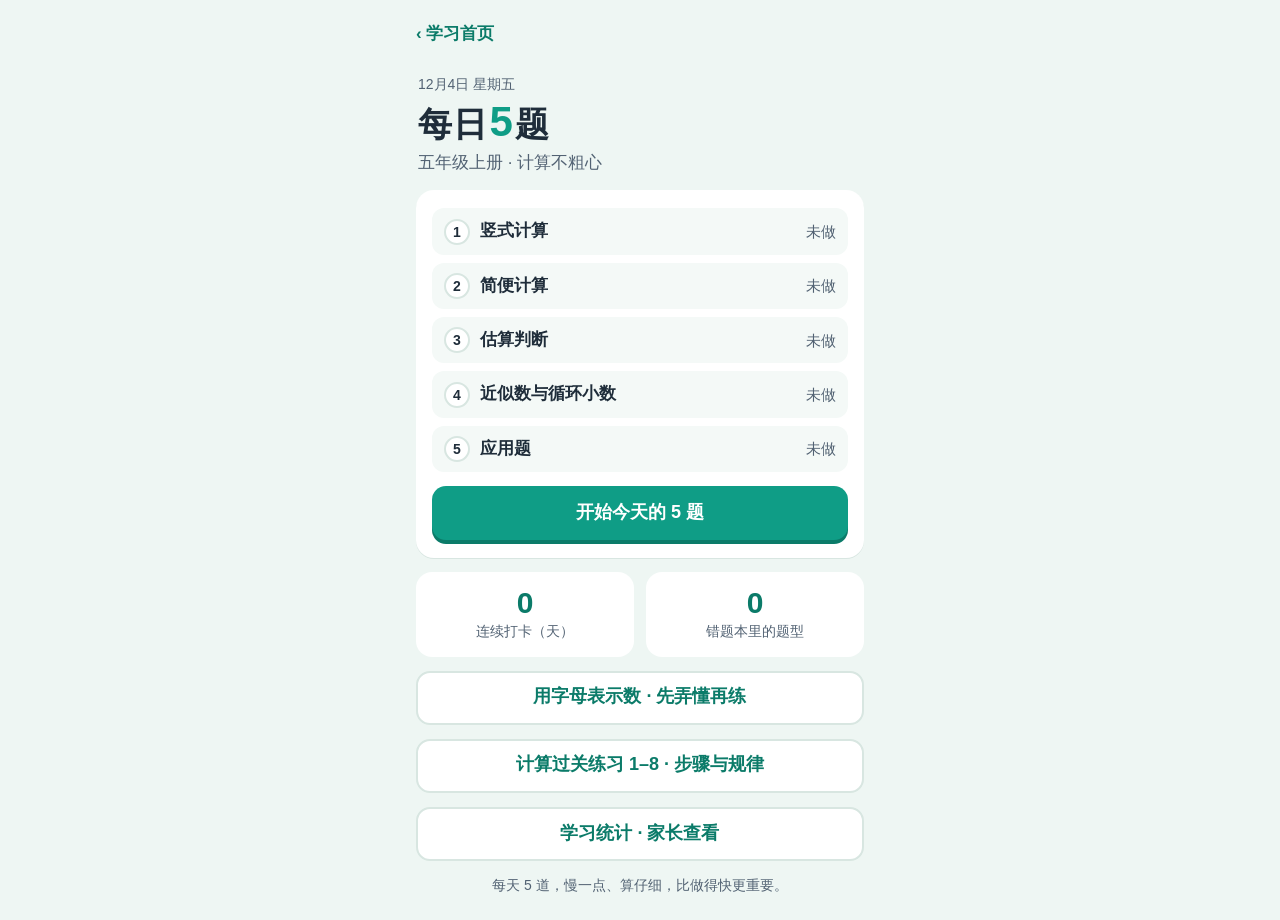
<file: index.html>
<!doctype html>
<html lang="zh-CN">
<head>
<meta charset="utf-8">
<meta name="viewport" content="width=device-width, initial-scale=1, viewport-fit=cover">
<meta name="format-detection" content="telephone=no">
<meta name="theme-color" content="#eef6f3">
<title>每日5题 · 五上数学</title>
<link rel="stylesheet" href="style.css?v=3">
</head>
<body>
<main id="app" class="wrap"></main>
<div id="fx" aria-hidden="true"></div>
<div id="toast" role="status"></div>
<script src="app.js?v=4"></script>
</body>
</html>
</file>
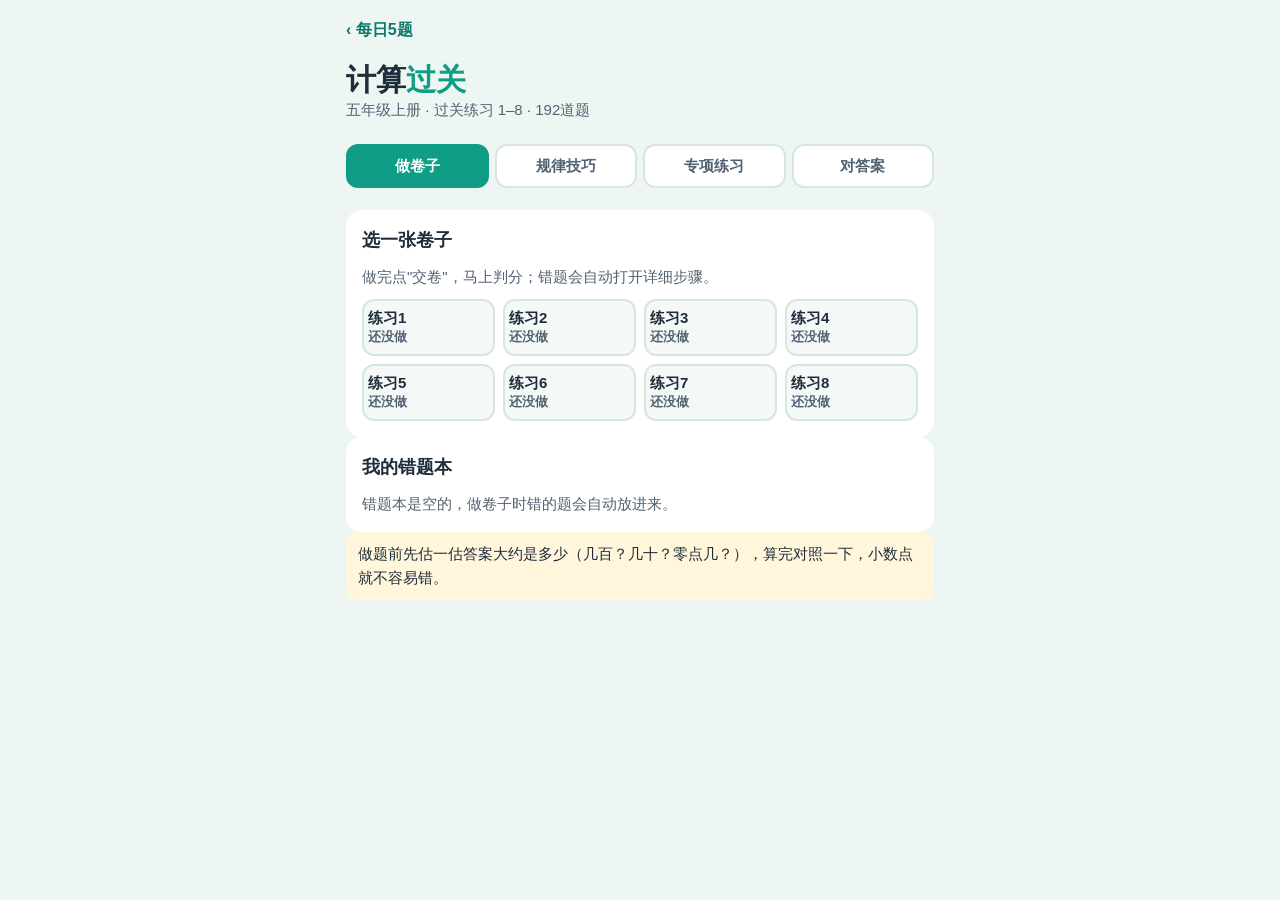
<file: guoguan.html>
<!doctype html>
<html lang="zh-CN">
<head>
<meta charset="utf-8">
<meta name="viewport" content="width=device-width, initial-scale=1, viewport-fit=cover">
<meta name="format-detection" content="telephone=no">
<meta name="theme-color" content="#eef6f3">
<title>计算过关 · 五上数学</title>
<style>
/* 和"每日5题"同一套配色：薄荷绿 + 阳光黄，小数点用珊瑚红 */
:root{
  --bg:#eef6f3; --card:#fff; --ink:#1f2d3a; --muted:#526273; --line:#d8e6e1; --soft:#f4f9f7;
  --primary:#0f9d86; --primary-d:#0b7b69; --sun:#ffbf2f; --red:#e5533d; --red-bg:#fdeeeb; --ok-bg:#e2f5ef; --warn-bg:#fff6dc;
  --f:-apple-system,BlinkMacSystemFont,"PingFang SC","Hiragino Sans GB","Microsoft YaHei","Helvetica Neue",Arial,sans-serif;
  --num:"DIN Alternate","Roboto",-apple-system,"Helvetica Neue",Arial,sans-serif;
  color-scheme:light;
}
*{box-sizing:border-box;-webkit-tap-highlight-color:transparent}
html,body{margin:0;background:var(--bg);color:var(--ink)}
body{font-family:var(--f);font-size:16px;line-height:1.6;-webkit-text-size-adjust:100%}
button{font:inherit;color:inherit;border:0;background:none;cursor:pointer}
button:focus-visible,a:focus-visible,input:focus-visible,summary:focus-visible{outline:3px solid var(--sun);outline-offset:2px}
.wrap{max-width:620px;margin:0 auto;display:flex;flex-direction:column;gap:14px;
  padding-top:max(12px,env(safe-area-inset-top,0px));padding-bottom:40px;
  padding-left:max(16px,env(safe-area-inset-left,0px));padding-right:max(16px,env(safe-area-inset-right,0px))}
.topbar{display:flex;align-items:center;min-height:36px}
.back{font-weight:700;color:var(--primary-d);text-decoration:none;padding:4px 10px 4px 0}
h1{margin:0;font-size:30px;line-height:1.2}
h1 b{color:var(--primary)}
h2{font-size:18px;margin:0}
h3{font-size:16px;margin:0}
p{margin:0}
.sub{color:var(--muted);font-size:15px}
.card{background:var(--card);border-radius:16px;padding:16px;min-width:0;display:flex;flex-direction:column;gap:10px}
.tabs{position:sticky;top:0;z-index:5;background:var(--bg);display:grid;grid-template-columns:repeat(4,1fr);gap:6px;padding-block:8px;
  padding-top:max(8px,env(safe-area-inset-top,0px))}
.tabs a{text-align:center;text-decoration:none;color:var(--muted);font-weight:700;font-size:15px;background:var(--card);border:2px solid var(--line);border-radius:12px;padding:8px 2px}
.tabs a.on{background:var(--primary);border-color:var(--primary);color:#fff}
.btn{display:block;width:100%;min-height:50px;border-radius:14px;font-size:17px;font-weight:700;padding:10px 16px;text-align:center;text-decoration:none}
.btn.primary{background:var(--primary);color:#fff;box-shadow:0 4px 0 var(--primary-d)}
.btn.primary:active{transform:translateY(3px);box-shadow:0 1px 0 var(--primary-d)}
.btn.ghost{background:var(--card);border:2px solid var(--line);color:var(--primary-d)}
.btns{display:grid;grid-template-columns:1fr 1fr;gap:10px}
/* 卷子选择 */
.sheets{display:grid;grid-template-columns:repeat(4,1fr);gap:8px}
.sh{background:var(--soft);border:2px solid var(--line);border-radius:12px;padding:8px 4px;text-align:center;display:flex;flex-direction:column;gap:0}
.sh b{font:700 15px var(--f)}
.sh span{font:600 13px var(--num);color:var(--muted)}
.sh.full{background:var(--ok-bg);border-color:var(--primary)}
.sh.full span{color:var(--primary-d)}
.sh.on{outline:3px solid var(--sun);outline-offset:1px}
/* 题目 */
.sec-h{display:flex;align-items:baseline;gap:8px;margin-top:4px}
.sec-h small{color:var(--muted)}
.tip{background:var(--warn-bg);border-radius:12px;padding:10px 12px;font-size:15px}
.qs{display:flex;flex-direction:column;gap:8px}
.q{background:var(--card);border-radius:14px;padding:10px 12px;display:grid;grid-template-columns:28px minmax(0,1fr) 120px;gap:6px 10px;align-items:center;border:2px solid transparent}
.q .no{width:26px;height:26px;border-radius:50%;display:grid;place-items:center;background:var(--soft);border:2px solid var(--line);font:700 13px var(--num)}
.q .ex{font:700 19px/1.3 var(--num);font-variant-numeric:tabular-nums;overflow-wrap:anywhere}
.q .ex small{display:block;font:500 12px var(--f);color:var(--muted)}
.q input{width:100%;min-height:44px;border-radius:10px;border:2px solid var(--line);background:var(--soft);font:700 19px var(--num);text-align:center;padding:4px;color:var(--ink)}
.q input:focus{border-color:var(--primary);background:#fff;outline:none}
.q.ok{border-color:var(--primary)}
.q.ok .no{background:var(--primary);border-color:var(--primary);color:#fff}
.q.bad{border-color:var(--red)}
.q.bad .no{background:var(--red);border-color:var(--red);color:#fff}
.q.bad input{color:var(--red);text-decoration:line-through;border-color:var(--red);background:var(--red-bg)}
.q .fb{grid-column:1/-1;display:flex;flex-direction:column;gap:6px}
.right{color:var(--primary-d);font-weight:700}
.wrongmsg{color:var(--red);font-weight:700}
.ans{font:700 17px var(--num);color:var(--red)}
.chip{display:inline-block;font-size:12px;font-weight:700;color:var(--red);background:var(--red-bg);border-radius:6px;padding:0 6px;margin-right:4px}
.ty{display:inline-block;font-size:12px;font-weight:700;color:var(--primary-d);border:1.5px solid var(--primary);border-radius:6px;padding:0 5px;margin-right:6px;white-space:nowrap}
.ty.trap{color:var(--red);border-color:var(--red)}
details.how summary{cursor:pointer;font-size:14px;font-weight:700;color:var(--primary-d);list-style:none;width:max-content}
details.how summary::-webkit-details-marker{display:none}
details.how summary::before{content:"▸ "}
details.how[open] summary::before{content:"▾ "}
details.how ol{margin:6px 0 0;padding:8px 10px 8px 26px;background:var(--ok-bg);border-radius:10px;display:flex;flex-direction:column;gap:4px;font-size:14.5px}
details.how em{font-style:normal;color:var(--red);font-weight:700}
.chain{font-family:var(--num);overflow-wrap:anywhere}
.rep{position:relative;display:inline-block}
.rep::before{content:"";position:absolute;left:50%;top:-.05em;width:4px;height:4px;margin-left:-2px;border-radius:50%;background:currentColor}
.score{display:flex;align-items:center;gap:14px}
.score b{font:800 40px/1 var(--num);color:var(--primary-d)}
.score.low b{color:var(--red)}
/* 规律 */
.rule ol{margin:0;padding-left:20px;display:flex;flex-direction:column;gap:6px}
.eyebrow{font-size:12px;letter-spacing:.1em;color:var(--primary-d);font-weight:700}
.trap{font-size:14.5px;background:var(--red-bg);border-radius:10px;padding:8px 10px}
.trap b{color:var(--red)}
.cues{display:flex;flex-direction:column;gap:10px}
.cues div{display:grid;grid-template-columns:70px minmax(0,1fr);gap:8px;align-items:start}
.cues .ty{text-align:center;margin:3px 0 0}
.rules{display:flex;flex-direction:column;gap:12px}
/* 专项 */
.drill{display:grid;grid-template-columns:minmax(0,1fr) auto;gap:4px 12px;align-items:center}
.drill .why{grid-column:1/-1;font-size:14px;color:var(--muted)}
.drill .mine{font-size:13px;color:var(--red);font-weight:700}
.go{background:var(--primary);color:#fff;font-weight:700;border-radius:10px;padding:8px 14px;white-space:nowrap}
/* 家长 */
.prow{display:grid;grid-template-columns:minmax(0,1fr) auto;gap:2px 10px;padding:8px 0;border-bottom:1px dashed var(--line);align-items:baseline}
.prow .ex{font:600 16px var(--num)}
.prow .warn,.prow details{grid-column:1/-1}
.prow .st{grid-column:1/-1;font-size:14px;color:var(--muted);font-family:var(--num)}
.toast{position:fixed;left:50%;bottom:max(24px,env(safe-area-inset-bottom,0px));transform:translateX(-50%);background:var(--ink);color:#fff;border-radius:12px;padding:10px 16px;font-weight:700;opacity:0;transition:opacity .2s;pointer-events:none}
.toast.on{opacity:1}
@media (max-width:420px){
  .q{grid-template-columns:26px minmax(0,1fr) 104px}
  .q .ex{font-size:17px}
  .tabs a{font-size:14px}
}
@media (prefers-reduced-motion:reduce){*{transition:none!important}}
</style>
</head>
<body>
<main class="wrap">
  <div class="topbar"><a class="back" href="index.html">‹ 每日5题</a></div>
  <header>
    <h1>计算<b>过关</b></h1>
    <p class="sub">五年级上册 · 过关练习 1–8 · 192道题</p>
  </header>
  <nav class="tabs" id="tabs">
    <a href="#zuo" data-v="zuo">做卷子</a>
    <a href="#guilv" data-v="guilv">规律技巧</a>
    <a href="#zhuanxiang" data-v="zhuanxiang">专项练习</a>
    <a href="#jiazhang" data-v="jiazhang">对答案</a>
  </nav>
  <div id="view"></div>
</main>
<div class="toast" id="toast" role="status"></div>
<template id="rules-tpl">  
  <p class="sub" style="margin-top:0">这8张卷子的192道题，全部是下面这几条规律。每道题背后的规律，都能在这里找到。</p>

  <div class="rules">
    <div class="card rule">
      <div class="eyebrow">规律一 · 小数乘法</div>
      <h3>先按整数乘，再数位数，最后点小数点</h3>
      <ol class="rl">
        <li><b>按整数乘：</b>先不管小数点，把两个数当整数相乘。6.2×2.5 → 62×25=1550</li>
        <li><b>数位数：</b>两个因数一共有几位小数，积就有几位小数。6.2有1位，2.5有1位，一共2位</li>
        <li><b>点小数点：</b>从积的右边往左数出这么多位，点上小数点。1550 → 15.50</li>
      </ol>
      <div class="trap"><b>特殊情况①：末尾有0。</b>先点小数点，再去掉末尾的0：15.50 → 15.5。顺序反了就会错。卷子里有12道这种题。</div>
      <div class="trap"><b>特殊情况②：位数不够。</b>0.04×0.12，按整数乘得48，要4位小数但48只有2位，前面补0 → 0.0048</div>
    </div>

    <div class="card rule">
      <div class="eyebrow">规律二 · 小数除法</div>
      <h3>除数先变整数，商的小数点对齐被除数的小数点</h3>
      <ol class="rl">
        <li><b>看除数：</b>除数是小数，先把除数和被除数的小数点向右移动相同的位数，让除数变成整数。59.8÷0.23 → 5980÷23（被除数位数不够，末尾补0）</li>
        <li><b>对齐：</b>商的小数点和移动后的被除数的小数点上下对齐</li>
        <li><b>每一位都要商：</b>不够商1就商0，不能跳过</li>
        <li><b>除到被除数末尾还有余数：</b>在余数后面添0，继续除</li>
      </ol>
      <div class="trap"><b>商0的三个位置：</b>开头不够除，个位或十分位商0（3.64÷52=0.07）；中间不够除，商0占位（14.21÷7=2.03）；最后落下0，商0不能丢（59.8÷0.23=260）</div>
      <div class="trap"><b>除不尽：</b>余数重复出现，就是循环小数（19.4÷12=1.6166…）。要保留两位小数，就除到第三位，再四舍五入（≈1.62）</div>
    </div>

    <div class="card rule">
      <div class="eyebrow">规律三 · 估算核对</div>
      <h3>算之前先估，算完一比，小数点错了马上发现</h3>
      <ol class="rl">
        <li><b>怎么估：</b>把每个数看成最接近的整十、整一或"一位数"。59.8÷0.23 ≈ 60÷0.2 = 300</li>
        <li><b>大小规律：</b>乘以大于1的数，积比原来大；乘以小于1的数，积比原来小。除以小于1的数，商比原来大；除以大于1的数，商比原来小</li>
        <li><b>核对：</b>答案和估算值应该是同一个数量级（都是几百，或都是零点几）。算出260，估算300，对；算出2.6，就是小数点错了</li>
      </ol>
    </div>

    <div class="card rule">
      <div class="eyebrow">规律四 · 简便计算</div>
      <h3>看到什么，就想到什么</h3>
      <div class="cues">
        <div><span class="ty">凑整</span><p>看到2.5、1.25、0.25、12.5、0.5、0.2，先找它的"好朋友"：2.5×4=10，1.25×8=10，0.25×4=1，12.5×8=100，0.5×2=1，0.2×5=1</p></div>
        <div><span class="ty">拆数</span><p>看到99、9.9、1.02、10.1这类接近整数的数，拆成"整数±一点点"：3.82×99=3.82×100−3.82</p></div>
        <div><span class="ty">藏着1</span><p>算式里有一个单独的数，它其实是"×1"：58.3+99×58.3=58.3×(1+99)</p></div>
        <div><span class="ty">提公因数</span><p>两个乘积相加减，里面有相同的因数，把它提出来：9.7×3.6+9.7×6.4=9.7×(3.6+6.4)</p></div>
        <div><span class="ty">先变形</span><p>两个乘积的数字很像，只是小数点位置不同，先用积不变规律变成一样：0.68×1.9=6.8×0.19</p></div>
        <div><span class="ty">连除</span><p>连续除以两个数，先把两个除数乘起来：2.1÷2.5÷0.4=2.1÷(2.5×0.4)=2.1÷1</p></div>
        <div><span class="ty trap">陷阱</span><p>括号里是乘法，不能用分配律：(2.5×1.5)×4=15。除法也不能拆开：20÷(0.2+0.05)≠20÷0.2+20÷0.05</p></div>
      </div>
    </div>
  </div>
</template>
<script>
'use strict';
var DATA = {"1": {"v": [{"q": "3.7×2.3", "a": "8.51", "ap": null, "t": [], "steps": ["<b>按整数乘：</b>37×3=111，37×20=740，合起来 111+740=851", "<b>数小数位数：</b>3.7 有1位，2.3 有1位，积要有 <b>2位</b>小数", "<b>点小数点：</b>从851右边数2位 → 8.51", "<b>估算核对：</b>4×2≈8，答案8.51，和估算很接近 ✓"]}, {"q": "59.8÷0.23", "a": "260", "ap": null, "t": ["商末尾补0"], "steps": ["<b>除数变整数：</b>除数0.23是两位小数，除数和被除数的小数点都向右移两位，被除数位数不够，<em>末尾补0</em>：59.8÷0.23 → <b>5980÷23</b>", "<b>竖式试商：</b>59÷23 商2，余13；138÷23 商6，余0；最后落下0，商0（<em>商末尾的0不能丢</em>）", "<b>估算核对：</b>60÷0.2≈300，答案260，和估算很接近 ✓"]}, {"q": "6.3×0.15", "a": "0.945", "ap": null, "t": [], "steps": ["<b>按整数乘：</b>63×5=315，63×10=630，合起来 315+630=945", "<b>数小数位数：</b>6.3 有1位，0.15 有2位，积要有 <b>3位</b>小数", "<b>点小数点：</b>从945右边数3位 → 0.945（正好3位，<em>整数部分写0</em>）", "<b>估算核对：</b>6×0.15≈0.9，答案0.945，和估算很接近 ✓"]}, {"q": "8.84÷1.7", "a": "5.2", "ap": null, "t": [], "steps": ["<b>除数变整数：</b>除数1.7是一位小数，除数和被除数的小数点都向右移一位：8.84÷1.7 → <b>88.4÷17</b>", "<b>竖式试商：</b>88÷17 商5，余3；34÷17 商2，余0", "<b>点小数点：</b>商的小数点要和（移动后的）被除数的小数点<em>对齐</em>", "<b>估算核对：</b>9÷1.7≈5.3，答案5.2，和估算很接近 ✓"]}, {"q": "2.6×13.7", "a": "35.62", "ap": null, "t": [], "steps": ["<b>按整数乘：</b>137×6=822，137×20=2740，合起来 822+2740=3562", "<b>数小数位数：</b>2.6 有1位，13.7 有1位，积要有 <b>2位</b>小数", "<b>点小数点：</b>从3562右边数2位 → 35.62", "<b>估算核对：</b>3×14≈42，答案35.62，和估算很接近 ✓"]}, {"q": "6.2×2.5", "a": "15.5", "ap": null, "t": ["积末尾的0要去掉"], "steps": ["<b>按整数乘：</b>62×5=310，62×20=1240，合起来 310+1240=1550", "<b>数小数位数：</b>6.2 有1位，2.5 有1位，积要有 <b>2位</b>小数", "<b>点小数点：</b>从1550右边数2位 → 15.50", "<b>去掉末尾的0：</b>15.50 → <em>15.5</em>（先点小数点，再去0）", "<b>估算核对：</b>6×3≈18，答案15.5，和估算很接近 ✓"]}, {"q": "38.3×2.4", "a": "91.92", "ap": null, "t": [], "steps": ["<b>按整数乘：</b>383×4=1532，383×20=7660，合起来 1532+7660=9192", "<b>数小数位数：</b>38.3 有1位，2.4 有1位，积要有 <b>2位</b>小数", "<b>点小数点：</b>从9192右边数2位 → 91.92", "<b>估算核对：</b>40×2≈80，答案91.92，和估算很接近 ✓"]}, {"q": "10.9×2.7", "a": "29.43", "ap": null, "t": [], "steps": ["<b>按整数乘：</b>109×7=763，109×20=2180，合起来 763+2180=2943", "<b>数小数位数：</b>10.9 有1位，2.7 有1位，积要有 <b>2位</b>小数", "<b>点小数点：</b>从2943右边数2位 → 29.43", "<b>估算核对：</b>11×3≈33，答案29.43，和估算很接近 ✓"]}, {"q": "19.4÷12", "a": "1.61(6)", "ap": "1.62", "t": ["除不尽"], "steps": ["<b>竖式试商：</b>19÷12 商1，余7；74÷12 商6，余2；被除数的数字用完了还余2，<em>在余数后面添0继续除</em>；20÷12 商1，余8；80÷12 商6，余8；余数8又出现了 → 商开始重复，是<em>循环小数</em>", "<b>点小数点：</b>商的小数点要和（移动后的）被除数的小数点<em>对齐</em>", "<b>结果：</b>1.6166… 循环节是“6”；保留两位小数要除到第三位再四舍五入 → ≈1.62", "<b>估算核对：</b>19÷12≈1.6，答案1.62，和估算很接近 ✓"]}, {"q": "1.28×29", "a": "37.12", "ap": null, "t": [], "steps": ["<b>按整数乘：</b>128×9=1152，128×20=2560，合起来 1152+2560=3712", "<b>数小数位数：</b>1.28 有2位，29 有0位，积要有 <b>2位</b>小数", "<b>点小数点：</b>从3712右边数2位 → 37.12", "<b>估算核对：</b>1.3×30≈39，答案37.12，和估算很接近 ✓"]}, {"q": "19.76÷5.2", "a": "3.8", "ap": null, "t": [], "steps": ["<b>除数变整数：</b>除数5.2是一位小数，除数和被除数的小数点都向右移一位：19.76÷5.2 → <b>197.6÷52</b>", "<b>竖式试商：</b>197÷52 商3，余41；416÷52 商8，余0", "<b>点小数点：</b>商的小数点要和（移动后的）被除数的小数点<em>对齐</em>", "<b>估算核对：</b>20÷5≈4，答案3.8，和估算很接近 ✓"]}, {"q": "21÷1.4", "a": "15", "ap": null, "t": [], "steps": ["<b>除数变整数：</b>除数1.4是一位小数，除数和被除数的小数点都向右移一位，被除数位数不够，<em>末尾补0</em>：21÷1.4 → <b>210÷14</b>", "<b>竖式试商：</b>21÷14 商1，余7；70÷14 商5，余0", "<b>估算核对：</b>20÷1.4≈14，答案15，和估算很接近 ✓"]}, {"q": "10.8÷45", "a": "0.24", "ap": null, "t": [], "steps": ["<b>竖式试商：</b>10比45小，不够商1，个位<em>商0</em>；108÷45 商2，余18；被除数的数字用完了还余18，<em>在余数后面添0继续除</em>；180÷45 商4，余0", "<b>点小数点：</b>商的小数点要和（移动后的）被除数的小数点<em>对齐</em>", "<b>估算核对：</b>11÷50≈0.22，答案0.24，和估算很接近 ✓"]}, {"q": "2.24×34", "a": "76.16", "ap": null, "t": [], "steps": ["<b>按整数乘：</b>224×4=896，224×30=6720，合起来 896+6720=7616", "<b>数小数位数：</b>2.24 有2位，34 有0位，积要有 <b>2位</b>小数", "<b>点小数点：</b>从7616右边数2位 → 76.16", "<b>估算核对：</b>2×30≈60，答案76.16，和估算很接近 ✓"]}, {"q": "1.89÷54", "a": "0.035", "ap": null, "t": ["十分位要补0"], "steps": ["<b>竖式试商：</b>1比54小，不够商1，个位<em>商0</em>；18比54小，不够商1，十分位<em>商0</em>；189÷54 商3，余27；被除数的数字用完了还余27，<em>在余数后面添0继续除</em>；270÷54 商5，余0", "<b>点小数点：</b>商的小数点要和（移动后的）被除数的小数点<em>对齐</em>", "<b>估算核对：</b>1.9÷50≈0.038，答案0.035，和估算很接近 ✓"]}, {"q": "0.51÷2.2", "a": "0.23(18)", "ap": "0.23", "t": ["除不尽"], "steps": ["<b>除数变整数：</b>除数2.2是一位小数，除数和被除数的小数点都向右移一位：0.51÷2.2 → <b>5.1÷22</b>", "<b>竖式试商：</b>5比22小，不够商1，个位<em>商0</em>；51÷22 商2，余7；被除数的数字用完了还余7，<em>在余数后面添0继续除</em>；70÷22 商3，余4；40÷22 商1，余18；180÷22 商8，余4；余数4又出现了 → 商开始重复，是<em>循环小数</em>", "<b>点小数点：</b>商的小数点要和（移动后的）被除数的小数点<em>对齐</em>", "<b>结果：</b>0.231818… 循环节是“18”；保留两位小数要除到第三位再四舍五入 → ≈0.23", "<b>估算核对：</b>0.5÷2≈0.25，答案0.23，和估算很接近 ✓"]}], "s": [{"q": "1.25×3.2", "type": "凑整", "s": "=1.25×8×0.4=10×0.4", "a": "4", "full": "=1.25×8×0.4=10×0.4=4", "law": "乘法交换律、结合律", "cue": "看到2.5、1.25、0.25、12.5、0.5、0.2，先找它的“好朋友”4、8、2、5"}, {"q": "10.1×5.6", "type": "拆数", "s": "=(10+0.1)×5.6=56+0.56", "a": "56.56", "full": "=(10+0.1)×5.6=56+0.56=56.56", "law": "乘法分配律", "cue": "看到99、9.9、1.02、10.1这类接近整数的数，拆成“整数±一点点”"}, {"q": "99×888", "type": "拆数", "s": "=(100−1)×888=88800−888", "a": "87912", "full": "=(100−1)×888=88800−888=87912", "law": "乘法分配律", "cue": "看到99、9.9、1.02、10.1这类接近整数的数，拆成“整数±一点点”"}, {"q": "9.9×26", "type": "拆数", "s": "=(10−0.1)×26=260−2.6", "a": "257.4", "full": "=(10−0.1)×26=260−2.6=257.4", "law": "乘法分配律", "cue": "看到99、9.9、1.02、10.1这类接近整数的数，拆成“整数±一点点”"}, {"q": "2.5×4.6", "type": "拆数", "s": "=2.5×(4+0.6)=10+1.5", "a": "11.5", "full": "=2.5×(4+0.6)=2.5×4+2.5×0.6=10+1.5=11.5", "law": "乘法分配律", "cue": "看到99、9.9、1.02、10.1这类接近整数的数，拆成“整数±一点点”"}, {"q": "2.5×7.9×0.4", "type": "凑整", "s": "=2.5×0.4×7.9=1×7.9", "a": "7.9", "full": "=2.5×0.4×7.9=1×7.9=7.9", "law": "乘法交换律、结合律", "cue": "看到2.5、1.25、0.25、12.5、0.5、0.2，先找它的“好朋友”4、8、2、5"}, {"q": "66×9.3+9.3×33+9.3", "type": "藏着1", "s": "=9.3×(66+33+1)=9.3×100", "a": "930", "full": "=9.3×(66+33+1)=9.3×100=930", "law": "乘法分配律（把单独的数看成×1）", "cue": "看到算式里有一个“孤零零”的数，它其实是“×1”"}, {"q": "0.89×9.9+8.9×0.99", "type": "先变形", "s": "=8.9×0.99+8.9×0.99=8.9×1.98", "a": "17.622", "full": "=8.9×0.99+8.9×0.99=8.9×0.99×2=17.8×0.99=17.8×(1−0.01)=17.8−0.178=17.622", "law": "积不变规律 + 乘法分配律", "cue": "两个乘积的数字很像，但小数点位置不同，先用积不变规律把它们变成一样"}]}, "2": {"v": [{"q": "19.76÷5.2", "a": "3.8", "ap": null, "t": [], "steps": ["<b>除数变整数：</b>除数5.2是一位小数，除数和被除数的小数点都向右移一位：19.76÷5.2 → <b>197.6÷52</b>", "<b>竖式试商：</b>197÷52 商3，余41；416÷52 商8，余0", "<b>点小数点：</b>商的小数点要和（移动后的）被除数的小数点<em>对齐</em>", "<b>估算核对：</b>20÷5≈4，答案3.8，和估算很接近 ✓"]}, {"q": "3.03×6.5", "a": "19.695", "ap": null, "t": [], "steps": ["<b>按整数乘：</b>303×5=1515，303×60=18180，合起来 1515+18180=19695", "<b>数小数位数：</b>3.03 有2位，6.5 有1位，积要有 <b>3位</b>小数", "<b>点小数点：</b>从19695右边数3位 → 19.695", "<b>估算核对：</b>3×7≈21，答案19.695，和估算很接近 ✓"]}, {"q": "3.78÷3.6", "a": "1.05", "ap": null, "t": ["商中间有0"], "steps": ["<b>除数变整数：</b>除数3.6是一位小数，除数和被除数的小数点都向右移一位：3.78÷3.6 → <b>37.8÷36</b>", "<b>竖式试商：</b>37÷36 商1，余1；18比36小，不够商1，<em>商0占位</em>；被除数的数字用完了还余18，<em>在余数后面添0继续除</em>；180÷36 商5，余0", "<b>点小数点：</b>商的小数点要和（移动后的）被除数的小数点<em>对齐</em>", "<b>估算核对：</b>4÷4≈1，答案1.05，和估算很接近 ✓"]}, {"q": "54÷36", "a": "1.5", "ap": null, "t": [], "steps": ["<b>竖式试商：</b>54÷36 商1，余18；被除数的数字用完了还余18，<em>在余数后面添0继续除</em>；180÷36 商5，余0", "<b>点小数点：</b>商的小数点要和（移动后的）被除数的小数点<em>对齐</em>", "<b>估算核对：</b>50÷40≈1.25，答案1.5，和估算很接近 ✓"]}, {"q": "18.7×0.5", "a": "9.35", "ap": null, "t": [], "steps": ["<b>按整数乘：</b>187×5=935", "<b>数小数位数：</b>18.7 有1位，0.5 有1位，积要有 <b>2位</b>小数", "<b>点小数点：</b>从935右边数2位 → 9.35", "<b>估算核对：</b>19×0.5≈9.5，答案9.35，和估算很接近 ✓"]}, {"q": "0.12×8.6", "a": "1.032", "ap": null, "t": [], "steps": ["<b>按整数乘：</b>12×6=72，12×80=960，合起来 72+960=1032", "<b>数小数位数：</b>0.12 有2位，8.6 有1位，积要有 <b>3位</b>小数", "<b>点小数点：</b>从1032右边数3位 → 1.032", "<b>估算核对：</b>0.12×9≈1.08，答案1.032，和估算很接近 ✓"]}, {"q": "30.6÷15", "a": "2.04", "ap": null, "t": ["商中间有0"], "steps": ["<b>竖式试商：</b>30÷15 商2，余0；6比15小，不够商1，<em>商0占位</em>；被除数的数字用完了还余6，<em>在余数后面添0继续除</em>；60÷15 商4，余0", "<b>点小数点：</b>商的小数点要和（移动后的）被除数的小数点<em>对齐</em>", "<b>估算核对：</b>30÷15≈2，答案2.04，和估算很接近 ✓"]}, {"q": "7.5×1.5", "a": "11.25", "ap": null, "t": [], "steps": ["<b>按整数乘：</b>75×5=375，75×10=750，合起来 375+750=1125", "<b>数小数位数：</b>7.5 有1位，1.5 有1位，积要有 <b>2位</b>小数", "<b>点小数点：</b>从1125右边数2位 → 11.25", "<b>估算核对：</b>8×1.5≈12，答案11.25，和估算很接近 ✓"]}, {"q": "5.8÷15", "a": "0.38(6)", "ap": "0.39", "t": ["除不尽"], "steps": ["<b>竖式试商：</b>5比15小，不够商1，个位<em>商0</em>；58÷15 商3，余13；被除数的数字用完了还余13，<em>在余数后面添0继续除</em>；130÷15 商8，余10；100÷15 商6，余10；余数10又出现了 → 商开始重复，是<em>循环小数</em>", "<b>点小数点：</b>商的小数点要和（移动后的）被除数的小数点<em>对齐</em>", "<b>结果：</b>0.3866… 循环节是“6”；保留两位小数要除到第三位再四舍五入 → ≈0.39", "<b>估算核对：</b>6÷15≈0.4，答案0.39，和估算很接近 ✓"]}, {"q": "8.8×0.21", "a": "1.848", "ap": null, "t": [], "steps": ["<b>按整数乘：</b>88×1=88，88×20=1760，合起来 88+1760=1848", "<b>数小数位数：</b>8.8 有1位，0.21 有2位，积要有 <b>3位</b>小数", "<b>点小数点：</b>从1848右边数3位 → 1.848", "<b>估算核对：</b>9×0.2≈1.8，答案1.848，和估算很接近 ✓"]}, {"q": "13.2×0.9", "a": "11.88", "ap": null, "t": [], "steps": ["<b>按整数乘：</b>132×9=1188", "<b>数小数位数：</b>13.2 有1位，0.9 有1位，积要有 <b>2位</b>小数", "<b>点小数点：</b>从1188右边数2位 → 11.88", "<b>估算核对：</b>13×0.9≈11.7，答案11.88，和估算很接近 ✓"]}, {"q": "52.6×4.7", "a": "247.22", "ap": null, "t": [], "steps": ["<b>按整数乘：</b>526×7=3682，526×40=21040，合起来 3682+21040=24722", "<b>数小数位数：</b>52.6 有1位，4.7 有1位，积要有 <b>2位</b>小数", "<b>点小数点：</b>从24722右边数2位 → 247.22", "<b>估算核对：</b>50×5≈250，答案247.22，和估算很接近 ✓"]}, {"q": "4.38÷0.73", "a": "6", "ap": null, "t": [], "steps": ["<b>除数变整数：</b>除数0.73是两位小数，除数和被除数的小数点都向右移两位：4.38÷0.73 → <b>438÷73</b>", "<b>竖式试商：</b>438÷73 商6，余0", "<b>估算核对：</b>4÷0.7≈5.7，答案6，和估算很接近 ✓"]}, {"q": "20.8×0.15", "a": "3.12", "ap": null, "t": ["积末尾的0要去掉"], "steps": ["<b>按整数乘：</b>208×5=1040，208×10=2080，合起来 1040+2080=3120", "<b>数小数位数：</b>20.8 有1位，0.15 有2位，积要有 <b>3位</b>小数", "<b>点小数点：</b>从3120右边数3位 → 3.120", "<b>去掉末尾的0：</b>3.120 → <em>3.12</em>（先点小数点，再去0）", "<b>估算核对：</b>20×0.15≈3，答案3.12，和估算很接近 ✓"]}, {"q": "20.25÷4.5", "a": "4.5", "ap": null, "t": [], "steps": ["<b>除数变整数：</b>除数4.5是一位小数，除数和被除数的小数点都向右移一位：20.25÷4.5 → <b>202.5÷45</b>", "<b>竖式试商：</b>202÷45 商4，余22；225÷45 商5，余0", "<b>点小数点：</b>商的小数点要和（移动后的）被除数的小数点<em>对齐</em>", "<b>估算核对：</b>20÷5≈4，答案4.5，和估算很接近 ✓"]}, {"q": "30.1÷33", "a": "0.9(12)", "ap": "0.91", "t": ["除不尽"], "steps": ["<b>竖式试商：</b>30比33小，不够商1，个位<em>商0</em>；301÷33 商9，余4；被除数的数字用完了还余4，<em>在余数后面添0继续除</em>；40÷33 商1，余7；70÷33 商2，余4；余数4又出现了 → 商开始重复，是<em>循环小数</em>", "<b>点小数点：</b>商的小数点要和（移动后的）被除数的小数点<em>对齐</em>", "<b>结果：</b>0.91212… 循环节是“12”；保留两位小数要除到第三位再四舍五入 → ≈0.91", "<b>估算核对：</b>30÷30≈1，答案0.91，和估算很接近 ✓"]}], "s": [{"q": "58.3+99×58.3", "type": "藏着1", "s": "=58.3×(1+99)=58.3×100", "a": "5830", "full": "=58.3×(1+99)=58.3×100=5830", "law": "乘法分配律（把单独的数看成×1）", "cue": "看到算式里有一个“孤零零”的数，它其实是“×1”"}, {"q": "0.25×1.7×0.4", "type": "凑整", "s": "=0.25×0.4×1.7=0.1×1.7", "a": "0.17", "full": "=0.25×0.4×1.7=0.1×1.7=0.17", "law": "乘法交换律、结合律", "cue": "看到2.5、1.25、0.25、12.5、0.5、0.2，先找它的“好朋友”4、8、2、5"}, {"q": "12.5×16", "type": "凑整", "s": "=12.5×8×2=100×2", "a": "200", "full": "=12.5×8×2=100×2=200", "law": "乘法交换律、结合律", "cue": "看到2.5、1.25、0.25、12.5、0.5、0.2，先找它的“好朋友”4、8、2、5"}, {"q": "2.1÷2.5÷0.4", "type": "连除", "s": "=2.1÷(2.5×0.4)=2.1÷1", "a": "2.1", "full": "=2.1÷(2.5×0.4)=2.1÷1=2.1", "law": "连除性质：a÷b÷c=a÷(b×c)", "cue": "连续除以两个数，先把两个除数乘起来，看能不能凑整"}, {"q": "15.7×4.9−5.7×4.9", "type": "提公因数", "s": "=(15.7−5.7)×4.9=10×4.9", "a": "49", "full": "=(15.7−5.7)×4.9=10×4.9=49", "law": "乘法分配律（逆用）", "cue": "看到两个乘积相加减，里面有相同的因数，把它提出来"}, {"q": "1.02×9.9", "type": "拆数", "s": "=(1+0.02)×9.9=9.9+0.198", "a": "10.098", "full": "=(1+0.02)×9.9=9.9+0.198=10.098", "law": "乘法分配律", "cue": "看到99、9.9、1.02、10.1这类接近整数的数，拆成“整数±一点点”"}, {"q": "3.6×97−58×3.6+61×3.6", "type": "提公因数", "s": "=3.6×(97−58+61)=3.6×100", "a": "360", "full": "=3.6×(97−58+61)=3.6×100=360", "law": "乘法分配律（逆用）", "cue": "看到两个乘积相加减，里面有相同的因数，把它提出来"}, {"q": "56.55÷6.5÷2.9", "type": "连除", "s": "=56.55÷(6.5×2.9)=56.55÷18.85", "a": "3", "full": "=56.55÷(6.5×2.9)=56.55÷18.85=3（56.55正好是18.85的3倍）", "law": "连除性质：a÷b÷c=a÷(b×c)", "cue": "连续除以两个数，先把两个除数乘起来，看能不能凑整"}]}, "3": {"v": [{"q": "7.83÷9", "a": "0.87", "ap": null, "t": [], "steps": ["<b>竖式试商：</b>7比9小，不够商1，个位<em>商0</em>；78÷9 商8，余6；63÷9 商7，余0", "<b>点小数点：</b>商的小数点要和（移动后的）被除数的小数点<em>对齐</em>", "<b>估算核对：</b>8÷9≈0.89，答案0.87，和估算很接近 ✓"]}, {"q": "5.6×2.9", "a": "16.24", "ap": null, "t": [], "steps": ["<b>按整数乘：</b>56×9=504，56×20=1120，合起来 504+1120=1624", "<b>数小数位数：</b>5.6 有1位，2.9 有1位，积要有 <b>2位</b>小数", "<b>点小数点：</b>从1624右边数2位 → 16.24", "<b>估算核对：</b>6×3≈18，答案16.24，和估算很接近 ✓"]}, {"q": "3.8÷4.5", "a": "0.8(4)", "ap": "0.84", "t": ["除不尽"], "steps": ["<b>除数变整数：</b>除数4.5是一位小数，除数和被除数的小数点都向右移一位：3.8÷4.5 → <b>38÷45</b>", "<b>竖式试商：</b>38比45小，不够商1，个位<em>商0</em>；被除数的数字用完了还余38，<em>在余数后面添0继续除</em>；380÷45 商8，余20；200÷45 商4，余20；余数20又出现了 → 商开始重复，是<em>循环小数</em>", "<b>点小数点：</b>商的小数点要和（移动后的）被除数的小数点<em>对齐</em>", "<b>结果：</b>0.844… 循环节是“4”；保留两位小数要除到第三位再四舍五入 → ≈0.84", "<b>估算核对：</b>4÷5≈0.8，答案0.84，和估算很接近 ✓"]}, {"q": "3.77×1.8", "a": "6.786", "ap": null, "t": [], "steps": ["<b>按整数乘：</b>377×8=3016，377×10=3770，合起来 3016+3770=6786", "<b>数小数位数：</b>3.77 有2位，1.8 有1位，积要有 <b>3位</b>小数", "<b>点小数点：</b>从6786右边数3位 → 6.786", "<b>估算核对：</b>4×1.8≈7.2，答案6.786，和估算很接近 ✓"]}, {"q": "0.02×96", "a": "1.92", "ap": null, "t": [], "steps": ["<b>按整数乘：</b>96×2=192", "<b>数小数位数：</b>0.02 有2位，96 有0位，积要有 <b>2位</b>小数", "<b>点小数点：</b>从192右边数2位 → 1.92", "<b>估算核对：</b>0.02×100≈2，答案1.92，和估算很接近 ✓"]}, {"q": "5.22×0.3", "a": "1.566", "ap": null, "t": [], "steps": ["<b>按整数乘：</b>522×3=1566", "<b>数小数位数：</b>5.22 有2位，0.3 有1位，积要有 <b>3位</b>小数", "<b>点小数点：</b>从1566右边数3位 → 1.566", "<b>估算核对：</b>5×0.3≈1.5，答案1.566，和估算很接近 ✓"]}, {"q": "5.6÷0.04", "a": "140", "ap": null, "t": ["商末尾补0"], "steps": ["<b>除数变整数：</b>除数0.04是两位小数，除数和被除数的小数点都向右移两位，被除数位数不够，<em>末尾补0</em>：5.6÷0.04 → <b>560÷4</b>", "<b>竖式试商：</b>5÷4 商1，余1；16÷4 商4，余0；最后落下0，商0（<em>商末尾的0不能丢</em>）", "<b>估算核对：</b>6÷0.04≈150，答案140，和估算很接近 ✓"]}, {"q": "25.2÷6", "a": "4.2", "ap": null, "t": [], "steps": ["<b>竖式试商：</b>25÷6 商4，余1；12÷6 商2，余0", "<b>点小数点：</b>商的小数点要和（移动后的）被除数的小数点<em>对齐</em>", "<b>估算核对：</b>30÷6≈5，答案4.2，和估算很接近 ✓"]}, {"q": "4.67×0.95", "a": "4.4365", "ap": null, "t": [], "steps": ["<b>按整数乘：</b>467×5=2335，467×90=42030，合起来 2335+42030=44365", "<b>数小数位数：</b>4.67 有2位，0.95 有2位，积要有 <b>4位</b>小数", "<b>点小数点：</b>从44365右边数4位 → 4.4365", "<b>估算核对：</b>5×1≈5，答案4.4365，和估算很接近 ✓"]}, {"q": "0.5÷12", "a": "0.041(6)", "ap": "0.04", "t": ["除不尽", "十分位要补0"], "steps": ["<b>竖式试商：</b>0比12小，不够商1，个位<em>商0</em>；5比12小，不够商1，十分位<em>商0</em>；被除数的数字用完了还余5，<em>在余数后面添0继续除</em>；50÷12 商4，余2；20÷12 商1，余8；80÷12 商6，余8；余数8又出现了 → 商开始重复，是<em>循环小数</em>", "<b>点小数点：</b>商的小数点要和（移动后的）被除数的小数点<em>对齐</em>", "<b>结果：</b>0.04166… 循环节是“6”；保留两位小数要除到第三位再四舍五入 → ≈0.04", "<b>估算核对：</b>0.5÷12≈0.042，答案0.04，和估算很接近 ✓"]}, {"q": "9.99×0.02", "a": "0.1998", "ap": null, "t": [], "steps": ["<b>按整数乘：</b>999×2=1998", "<b>数小数位数：</b>9.99 有2位，0.02 有2位，积要有 <b>4位</b>小数", "<b>点小数点：</b>从1998右边数4位 → 0.1998（正好4位，<em>整数部分写0</em>）", "<b>估算核对：</b>10×0.02≈0.2，答案0.1998，和估算很接近 ✓"]}, {"q": "34.5÷1.5", "a": "23", "ap": null, "t": [], "steps": ["<b>除数变整数：</b>除数1.5是一位小数，除数和被除数的小数点都向右移一位：34.5÷1.5 → <b>345÷15</b>", "<b>竖式试商：</b>34÷15 商2，余4；45÷15 商3，余0", "<b>估算核对：</b>30÷1.5≈20，答案23，和估算很接近 ✓"]}, {"q": "1.66×6.1", "a": "10.126", "ap": null, "t": [], "steps": ["<b>按整数乘：</b>166×1=166，166×60=9960，合起来 166+9960=10126", "<b>数小数位数：</b>1.66 有2位，6.1 有1位，积要有 <b>3位</b>小数", "<b>点小数点：</b>从10126右边数3位 → 10.126", "<b>估算核对：</b>1.7×6≈10.2，答案10.126，和估算很接近 ✓"]}, {"q": "0.54÷0.6", "a": "0.9", "ap": null, "t": [], "steps": ["<b>除数变整数：</b>除数0.6是一位小数，除数和被除数的小数点都向右移一位：0.54÷0.6 → <b>5.4÷6</b>", "<b>竖式试商：</b>5比6小，不够商1，个位<em>商0</em>；54÷6 商9，余0", "<b>点小数点：</b>商的小数点要和（移动后的）被除数的小数点<em>对齐</em>", "<b>估算核对：</b>0.5÷0.6≈0.83，答案0.9，和估算很接近 ✓"]}, {"q": "9.43×0.32", "a": "3.0176", "ap": null, "t": [], "steps": ["<b>按整数乘：</b>943×2=1886，943×30=28290，合起来 1886+28290=30176", "<b>数小数位数：</b>9.43 有2位，0.32 有2位，积要有 <b>4位</b>小数", "<b>点小数点：</b>从30176右边数4位 → 3.0176", "<b>估算核对：</b>9×0.3≈2.7，答案3.0176，和估算很接近 ✓"]}, {"q": "6.3÷0.14", "a": "45", "ap": null, "t": [], "steps": ["<b>除数变整数：</b>除数0.14是两位小数，除数和被除数的小数点都向右移两位，被除数位数不够，<em>末尾补0</em>：6.3÷0.14 → <b>630÷14</b>", "<b>竖式试商：</b>63÷14 商4，余7；70÷14 商5，余0", "<b>估算核对：</b>6÷0.14≈43，答案45，和估算很接近 ✓"]}], "s": [{"q": "12.5×23×0.8", "type": "凑整", "s": "=12.5×0.8×23=10×23", "a": "230", "full": "=12.5×0.8×23=10×23=230", "law": "乘法交换律、结合律", "cue": "看到2.5、1.25、0.25、12.5、0.5、0.2，先找它的“好朋友”4、8、2、5"}, {"q": "2.5×2.3×4", "type": "凑整", "s": "=2.5×4×2.3=10×2.3", "a": "23", "full": "=2.5×4×2.3=10×2.3=23", "law": "乘法交换律、结合律", "cue": "看到2.5、1.25、0.25、12.5、0.5、0.2，先找它的“好朋友”4、8、2、5"}, {"q": "6.5×0.5×0.2", "type": "凑整", "s": "=6.5×(0.5×0.2)=6.5×0.1", "a": "0.65", "full": "=6.5×(0.5×0.2)=6.5×0.1=0.65", "law": "乘法交换律、结合律", "cue": "看到2.5、1.25、0.25、12.5、0.5、0.2，先找它的“好朋友”4、8、2、5"}, {"q": "2.5×3.6×0.4", "type": "凑整", "s": "=2.5×0.4×3.6=1×3.6", "a": "3.6", "full": "=2.5×0.4×3.6=1×3.6=3.6", "law": "乘法交换律、结合律", "cue": "看到2.5、1.25、0.25、12.5、0.5、0.2，先找它的“好朋友”4、8、2、5"}, {"q": "1.25×1.5×8", "type": "凑整", "s": "=1.25×8×1.5=10×1.5", "a": "15", "full": "=1.25×8×1.5=10×1.5=15", "law": "乘法交换律、结合律", "cue": "看到2.5、1.25、0.25、12.5、0.5、0.2，先找它的“好朋友”4、8、2、5"}, {"q": "0.35×0.2×5", "type": "凑整", "s": "=0.35×(0.2×5)=0.35×1", "a": "0.35", "full": "=0.35×(0.2×5)=0.35×1=0.35", "law": "乘法交换律、结合律", "cue": "看到2.5、1.25、0.25、12.5、0.5、0.2，先找它的“好朋友”4、8、2、5"}, {"q": "9.7×3.6+9.7×6.4", "type": "提公因数", "s": "=9.7×(3.6+6.4)=9.7×10", "a": "97", "full": "=9.7×(3.6+6.4)=9.7×10=97", "law": "乘法分配律（逆用）", "cue": "看到两个乘积相加减，里面有相同的因数，把它提出来"}, {"q": "12.5×(80−0.8)", "type": "分配律", "s": "=12.5×80−12.5×0.8=1000−10", "a": "990", "full": "=12.5×80−12.5×0.8=1000−10=990", "law": "乘法分配律", "cue": "括号里是加减，外面是乘，用分配律拆开"}]}, "4": {"v": [{"q": "4.88×2.9", "a": "14.152", "ap": null, "t": [], "steps": ["<b>按整数乘：</b>488×9=4392，488×20=9760，合起来 4392+9760=14152", "<b>数小数位数：</b>4.88 有2位，2.9 有1位，积要有 <b>3位</b>小数", "<b>点小数点：</b>从14152右边数3位 → 14.152", "<b>估算核对：</b>5×3≈15，答案14.152，和估算很接近 ✓"]}, {"q": "5.61×4.3", "a": "24.123", "ap": null, "t": [], "steps": ["<b>按整数乘：</b>561×3=1683，561×40=22440，合起来 1683+22440=24123", "<b>数小数位数：</b>5.61 有2位，4.3 有1位，积要有 <b>3位</b>小数", "<b>点小数点：</b>从24123右边数3位 → 24.123", "<b>估算核对：</b>6×4≈24，答案24.123，和估算很接近 ✓"]}, {"q": "3.64÷52", "a": "0.07", "ap": null, "t": ["十分位要补0"], "steps": ["<b>竖式试商：</b>3比52小，不够商1，个位<em>商0</em>；36比52小，不够商1，十分位<em>商0</em>；364÷52 商7，余0", "<b>点小数点：</b>商的小数点要和（移动后的）被除数的小数点<em>对齐</em>", "<b>估算核对：</b>4÷50≈0.08，答案0.07，和估算很接近 ✓"]}, {"q": "8.9×2.4", "a": "21.36", "ap": null, "t": [], "steps": ["<b>按整数乘：</b>89×4=356，89×20=1780，合起来 356+1780=2136", "<b>数小数位数：</b>8.9 有1位，2.4 有1位，积要有 <b>2位</b>小数", "<b>点小数点：</b>从2136右边数2位 → 21.36", "<b>估算核对：</b>9×2≈18，答案21.36，和估算很接近 ✓"]}, {"q": "5.6×6.5", "a": "36.4", "ap": null, "t": ["积末尾的0要去掉"], "steps": ["<b>按整数乘：</b>56×5=280，56×60=3360，合起来 280+3360=3640", "<b>数小数位数：</b>5.6 有1位，6.5 有1位，积要有 <b>2位</b>小数", "<b>点小数点：</b>从3640右边数2位 → 36.40", "<b>去掉末尾的0：</b>36.40 → <em>36.4</em>（先点小数点，再去0）", "<b>估算核对：</b>6×7≈42，答案36.4，和估算很接近 ✓"]}, {"q": "13.7÷11", "a": "1.2(45)", "ap": "1.25", "t": ["除不尽"], "steps": ["<b>竖式试商：</b>13÷11 商1，余2；27÷11 商2，余5；被除数的数字用完了还余5，<em>在余数后面添0继续除</em>；50÷11 商4，余6；60÷11 商5，余5；余数5又出现了 → 商开始重复，是<em>循环小数</em>", "<b>点小数点：</b>商的小数点要和（移动后的）被除数的小数点<em>对齐</em>", "<b>结果：</b>1.24545… 循环节是“45”；保留两位小数要除到第三位再四舍五入 → ≈1.25", "<b>估算核对：</b>14÷11≈1.3，答案1.25，和估算很接近 ✓"]}, {"q": "43.5÷29", "a": "1.5", "ap": null, "t": [], "steps": ["<b>竖式试商：</b>43÷29 商1，余14；145÷29 商5，余0", "<b>点小数点：</b>商的小数点要和（移动后的）被除数的小数点<em>对齐</em>", "<b>估算核对：</b>40÷30≈1.3，答案1.5，和估算很接近 ✓"]}, {"q": "9.77×0.2", "a": "1.954", "ap": null, "t": [], "steps": ["<b>按整数乘：</b>977×2=1954", "<b>数小数位数：</b>9.77 有2位，0.2 有1位，积要有 <b>3位</b>小数", "<b>点小数点：</b>从1954右边数3位 → 1.954", "<b>估算核对：</b>10×0.2≈2，答案1.954，和估算很接近 ✓"]}, {"q": "90÷55", "a": "1.(63)", "ap": "1.64", "t": ["除不尽"], "steps": ["<b>竖式试商：</b>90÷55 商1，余35；被除数的数字用完了还余35，<em>在余数后面添0继续除</em>；350÷55 商6，余20；200÷55 商3，余35；余数35又出现了 → 商开始重复，是<em>循环小数</em>", "<b>点小数点：</b>商的小数点要和（移动后的）被除数的小数点<em>对齐</em>", "<b>结果：</b>1.6363… 循环节是“63”；保留两位小数要除到第三位再四舍五入 → ≈1.64", "<b>估算核对：</b>90÷60≈1.5，答案1.64，和估算很接近 ✓"]}, {"q": "5.5×5.5", "a": "30.25", "ap": null, "t": [], "steps": ["<b>按整数乘：</b>55×5=275，55×50=2750，合起来 275+2750=3025", "<b>数小数位数：</b>5.5 有1位，5.5 有1位，积要有 <b>2位</b>小数", "<b>点小数点：</b>从3025右边数2位 → 30.25", "<b>估算核对：</b>6×6≈36，答案30.25，和估算很接近 ✓"]}, {"q": "1.26÷18", "a": "0.07", "ap": null, "t": ["十分位要补0"], "steps": ["<b>竖式试商：</b>1比18小，不够商1，个位<em>商0</em>；12比18小，不够商1，十分位<em>商0</em>；126÷18 商7，余0", "<b>点小数点：</b>商的小数点要和（移动后的）被除数的小数点<em>对齐</em>", "<b>估算核对：</b>1.3÷18≈0.072，答案0.07，和估算很接近 ✓"]}, {"q": "1.84×5.1", "a": "9.384", "ap": null, "t": [], "steps": ["<b>按整数乘：</b>184×1=184，184×50=9200，合起来 184+9200=9384", "<b>数小数位数：</b>1.84 有2位，5.1 有1位，积要有 <b>3位</b>小数", "<b>点小数点：</b>从9384右边数3位 → 9.384", "<b>估算核对：</b>1.8×5≈9，答案9.384，和估算很接近 ✓"]}, {"q": "0.059×0.2", "a": "0.0118", "ap": null, "t": ["位数不够，前面补0"], "steps": ["<b>按整数乘：</b>59×2=118", "<b>数小数位数：</b>0.059 有3位，0.2 有1位，积要有 <b>4位</b>小数", "<b>点小数点：</b>从118右边数4位 → 0.0118（118只有3位，不够4位，<em>前面补0</em>）", "<b>估算核对：</b>0.06×0.2≈0.012，答案0.0118，和估算很接近 ✓"]}, {"q": "14.21÷7", "a": "2.03", "ap": null, "t": ["商中间有0"], "steps": ["<b>竖式试商：</b>14÷7 商2，余0；2比7小，不够商1，<em>商0占位</em>；21÷7 商3，余0", "<b>点小数点：</b>商的小数点要和（移动后的）被除数的小数点<em>对齐</em>", "<b>估算核对：</b>14÷7≈2，答案2.03，和估算很接近 ✓"]}, {"q": "72÷15", "a": "4.8", "ap": null, "t": [], "steps": ["<b>竖式试商：</b>72÷15 商4，余12；被除数的数字用完了还余12，<em>在余数后面添0继续除</em>；120÷15 商8，余0", "<b>点小数点：</b>商的小数点要和（移动后的）被除数的小数点<em>对齐</em>", "<b>估算核对：</b>70÷15≈4.7，答案4.8，和估算很接近 ✓"]}, {"q": "18.9÷0.27", "a": "70", "ap": null, "t": ["商末尾补0"], "steps": ["<b>除数变整数：</b>除数0.27是两位小数，除数和被除数的小数点都向右移两位，被除数位数不够，<em>末尾补0</em>：18.9÷0.27 → <b>1890÷27</b>", "<b>竖式试商：</b>189÷27 商7，余0；最后落下0，商0（<em>商末尾的0不能丢</em>）", "<b>估算核对：</b>19÷0.3≈63，答案70，和估算很接近 ✓"]}], "s": [{"q": "4.4×2.5", "type": "凑整", "s": "=1.1×4×2.5=1.1×10", "a": "11", "full": "=1.1×4×2.5=1.1×10=11", "law": "乘法交换律、结合律", "cue": "看到2.5、1.25、0.25、12.5、0.5、0.2，先找它的“好朋友”4、8、2、5"}, {"q": "12.5×2.4", "type": "凑整", "s": "=12.5×0.8×3=10×3", "a": "30", "full": "=12.5×0.8×3=10×3=30", "law": "乘法交换律、结合律", "cue": "看到2.5、1.25、0.25、12.5、0.5、0.2，先找它的“好朋友”4、8、2、5"}, {"q": "2.5×6.4×12.5", "type": "凑整", "s": "6.4=0.8×8，=(2.5×0.8)×(8×12.5)=2×100", "a": "200", "full": "6.4=0.8×8，=(2.5×0.8)×(8×12.5)=2×100=200", "law": "乘法交换律、结合律", "cue": "看到2.5、1.25、0.25、12.5、0.5、0.2，先找它的“好朋友”4、8、2、5"}, {"q": "1.8×0.25×4", "type": "凑整", "s": "=1.8×(0.25×4)=1.8×1", "a": "1.8", "full": "=1.8×(0.25×4)=1.8×1=1.8", "law": "乘法交换律、结合律", "cue": "看到2.5、1.25、0.25、12.5、0.5、0.2，先找它的“好朋友”4、8、2、5"}, {"q": "32.6×50×0.8", "type": "凑整", "s": "=32.6×(50×0.8)=32.6×40", "a": "1304", "full": "=32.6×(50×0.8)=32.6×40=1304", "law": "乘法交换律、结合律", "cue": "看到2.5、1.25、0.25、12.5、0.5、0.2，先找它的“好朋友”4、8、2、5"}, {"q": "2.5×24×1.25", "type": "凑整", "s": "24=3×8，=2.5×3×(8×1.25)=7.5×10", "a": "75", "full": "24=3×8，=2.5×3×(8×1.25)=7.5×10=75", "law": "乘法交换律、结合律", "cue": "看到2.5、1.25、0.25、12.5、0.5、0.2，先找它的“好朋友”4、8、2、5"}, {"q": "0.68×1.9+3.2×0.19", "type": "先变形", "s": "=6.8×0.19+3.2×0.19=(6.8+3.2)×0.19=10×0.19", "a": "1.9", "full": "=6.8×0.19+3.2×0.19=(6.8+3.2)×0.19=10×0.19=1.9", "law": "积不变规律 + 乘法分配律", "cue": "两个乘积的数字很像，但小数点位置不同，先用积不变规律把它们变成一样"}, {"q": "18×222.2−666.6", "type": "先变形", "s": "=6×666.6−666.6=666.6×(6−1)=666.6×5", "a": "3333", "full": "=6×666.6−666.6=666.6×(6−1)=666.6×5=3333", "law": "积不变规律 + 乘法分配律", "cue": "两个乘积的数字很像，但小数点位置不同，先用积不变规律把它们变成一样"}]}, "5": {"v": [{"q": "62.4÷2.6", "a": "24", "ap": null, "t": [], "steps": ["<b>除数变整数：</b>除数2.6是一位小数，除数和被除数的小数点都向右移一位：62.4÷2.6 → <b>624÷26</b>", "<b>竖式试商：</b>62÷26 商2，余10；104÷26 商4，余0", "<b>估算核对：</b>60÷3≈20，答案24，和估算很接近 ✓"]}, {"q": "8.78×83", "a": "728.74", "ap": null, "t": [], "steps": ["<b>按整数乘：</b>878×3=2634，878×80=70240，合起来 2634+70240=72874", "<b>数小数位数：</b>8.78 有2位，83 有0位，积要有 <b>2位</b>小数", "<b>点小数点：</b>从72874右边数2位 → 728.74", "<b>估算核对：</b>9×80≈720，答案728.74，和估算很接近 ✓"]}, {"q": "11.56÷6", "a": "1.92(6)", "ap": "1.93", "t": ["除不尽"], "steps": ["<b>竖式试商：</b>11÷6 商1，余5；55÷6 商9，余1；16÷6 商2，余4；被除数的数字用完了还余4，<em>在余数后面添0继续除</em>；40÷6 商6，余4；余数4又出现了 → 商开始重复，是<em>循环小数</em>", "<b>点小数点：</b>商的小数点要和（移动后的）被除数的小数点<em>对齐</em>", "<b>结果：</b>1.9266… 循环节是“6”；保留两位小数要除到第三位再四舍五入 → ≈1.93", "<b>估算核对：</b>12÷6≈2，答案1.93，和估算很接近 ✓"]}, {"q": "2.6×61", "a": "158.6", "ap": null, "t": [], "steps": ["<b>按整数乘：</b>26×1=26，26×60=1560，合起来 26+1560=1586", "<b>数小数位数：</b>2.6 有1位，61 有0位，积要有 <b>1位</b>小数", "<b>点小数点：</b>从1586右边数1位 → 158.6", "<b>估算核对：</b>3×60≈180，答案158.6，和估算很接近 ✓"]}, {"q": "328÷1.6", "a": "205", "ap": null, "t": ["商中间有0"], "steps": ["<b>除数变整数：</b>除数1.6是一位小数，除数和被除数的小数点都向右移一位，被除数位数不够，<em>末尾补0</em>：328÷1.6 → <b>3280÷16</b>", "<b>竖式试商：</b>32÷16 商2，余0；8比16小，不够商1，<em>商0占位</em>；80÷16 商5，余0", "<b>估算核对：</b>300÷1.6≈190，答案205，和估算很接近 ✓"]}, {"q": "4.28×1.7", "a": "7.276", "ap": null, "t": [], "steps": ["<b>按整数乘：</b>428×7=2996，428×10=4280，合起来 2996+4280=7276", "<b>数小数位数：</b>4.28 有2位，1.7 有1位，积要有 <b>3位</b>小数", "<b>点小数点：</b>从7276右边数3位 → 7.276", "<b>估算核对：</b>4×1.7≈6.8，答案7.276，和估算很接近 ✓"]}, {"q": "57×4.7", "a": "267.9", "ap": null, "t": [], "steps": ["<b>按整数乘：</b>57×7=399，57×40=2280，合起来 399+2280=2679", "<b>数小数位数：</b>57 有0位，4.7 有1位，积要有 <b>1位</b>小数", "<b>点小数点：</b>从2679右边数1位 → 267.9", "<b>估算核对：</b>60×5≈300，答案267.9，和估算很接近 ✓"]}, {"q": "12.6÷0.28", "a": "45", "ap": null, "t": [], "steps": ["<b>除数变整数：</b>除数0.28是两位小数，除数和被除数的小数点都向右移两位，被除数位数不够，<em>末尾补0</em>：12.6÷0.28 → <b>1260÷28</b>", "<b>竖式试商：</b>126÷28 商4，余14；140÷28 商5，余0", "<b>估算核对：</b>13÷0.3≈43，答案45，和估算很接近 ✓"]}, {"q": "40÷75", "a": "0.5(3)", "ap": "0.53", "t": ["除不尽"], "steps": ["<b>竖式试商：</b>40比75小，不够商1，个位<em>商0</em>；被除数的数字用完了还余40，<em>在余数后面添0继续除</em>；400÷75 商5，余25；250÷75 商3，余25；余数25又出现了 → 商开始重复，是<em>循环小数</em>", "<b>点小数点：</b>商的小数点要和（移动后的）被除数的小数点<em>对齐</em>", "<b>结果：</b>0.533… 循环节是“3”；保留两位小数要除到第三位再四舍五入 → ≈0.53", "<b>估算核对：</b>40÷80≈0.5，答案0.53，和估算很接近 ✓"]}, {"q": "9.46×2.8", "a": "26.488", "ap": null, "t": [], "steps": ["<b>按整数乘：</b>946×8=7568，946×20=18920，合起来 7568+18920=26488", "<b>数小数位数：</b>9.46 有2位，2.8 有1位，积要有 <b>3位</b>小数", "<b>点小数点：</b>从26488右边数3位 → 26.488", "<b>估算核对：</b>9×3≈27，答案26.488，和估算很接近 ✓"]}, {"q": "1.35÷27", "a": "0.05", "ap": null, "t": ["十分位要补0"], "steps": ["<b>竖式试商：</b>1比27小，不够商1，个位<em>商0</em>；13比27小，不够商1，十分位<em>商0</em>；135÷27 商5，余0", "<b>点小数点：</b>商的小数点要和（移动后的）被除数的小数点<em>对齐</em>", "<b>估算核对：</b>1.4÷30≈0.047，答案0.05，和估算很接近 ✓"]}, {"q": "17.8×6.4", "a": "113.92", "ap": null, "t": [], "steps": ["<b>按整数乘：</b>178×4=712，178×60=10680，合起来 712+10680=11392", "<b>数小数位数：</b>17.8 有1位，6.4 有1位，积要有 <b>2位</b>小数", "<b>点小数点：</b>从11392右边数2位 → 113.92", "<b>估算核对：</b>18×6≈108，答案113.92，和估算很接近 ✓"]}, {"q": "28.6÷11", "a": "2.6", "ap": null, "t": [], "steps": ["<b>竖式试商：</b>28÷11 商2，余6；66÷11 商6，余0", "<b>点小数点：</b>商的小数点要和（移动后的）被除数的小数点<em>对齐</em>", "<b>估算核对：</b>30÷11≈2.7，答案2.6，和估算很接近 ✓"]}, {"q": "1.5×4.9", "a": "7.35", "ap": null, "t": [], "steps": ["<b>按整数乘：</b>15×9=135，15×40=600，合起来 135+600=735", "<b>数小数位数：</b>1.5 有1位，4.9 有1位，积要有 <b>2位</b>小数", "<b>点小数点：</b>从735右边数2位 → 7.35", "<b>估算核对：</b>1.5×5≈7.5，答案7.35，和估算很接近 ✓"]}, {"q": "2.5×0.88", "a": "2.2", "ap": null, "t": ["积末尾的0要去掉"], "steps": ["<b>按整数乘：</b>25×8=200，25×80=2000，合起来 200+2000=2200", "<b>数小数位数：</b>2.5 有1位，0.88 有2位，积要有 <b>3位</b>小数", "<b>点小数点：</b>从2200右边数3位 → 2.200", "<b>去掉末尾的0：</b>2.200 → <em>2.2</em>（先点小数点，再去0）", "<b>估算核对：</b>3×0.9≈2.7，答案2.2，和估算很接近 ✓"]}, {"q": "7.65÷0.85", "a": "9", "ap": null, "t": [], "steps": ["<b>除数变整数：</b>除数0.85是两位小数，除数和被除数的小数点都向右移两位：7.65÷0.85 → <b>765÷85</b>", "<b>竖式试商：</b>765÷85 商9，余0", "<b>估算核对：</b>8÷0.9≈8.9，答案9，和估算很接近 ✓"]}], "s": [{"q": "35×1.25×0.8", "type": "凑整", "s": "=35×(1.25×0.8)=35×1", "a": "35", "full": "=35×(1.25×0.8)=35×1=35", "law": "乘法交换律、结合律", "cue": "看到2.5、1.25、0.25、12.5、0.5、0.2，先找它的“好朋友”4、8、2、5"}, {"q": "9.7×2.5×4", "type": "凑整", "s": "=9.7×(2.5×4)=9.7×10", "a": "97", "full": "=9.7×(2.5×4)=9.7×10=97", "law": "乘法交换律、结合律", "cue": "看到2.5、1.25、0.25、12.5、0.5、0.2，先找它的“好朋友”4、8、2、5"}, {"q": "12.5×1.8×0.8", "type": "凑整", "s": "=12.5×0.8×1.8=10×1.8", "a": "18", "full": "=12.5×0.8×1.8=10×1.8=18", "law": "乘法交换律、结合律", "cue": "看到2.5、1.25、0.25、12.5、0.5、0.2，先找它的“好朋友”4、8、2、5"}, {"q": "0.25×4.2×4", "type": "凑整", "s": "=0.25×4×4.2=1×4.2", "a": "4.2", "full": "=0.25×4×4.2=1×4.2=4.2", "law": "乘法交换律、结合律", "cue": "看到2.5、1.25、0.25、12.5、0.5、0.2，先找它的“好朋友”4、8、2、5"}, {"q": "6.8×12.5×0.8", "type": "凑整", "s": "=6.8×(12.5×0.8)=6.8×10", "a": "68", "full": "=6.8×(12.5×0.8)=6.8×10=68", "law": "乘法交换律、结合律", "cue": "看到2.5、1.25、0.25、12.5、0.5、0.2，先找它的“好朋友”4、8、2、5"}, {"q": "0.04×39×2.5", "type": "凑整", "s": "=0.04×2.5×39=0.1×39", "a": "3.9", "full": "=0.04×2.5×39=0.1×39=3.9", "law": "乘法交换律、结合律", "cue": "看到2.5、1.25、0.25、12.5、0.5、0.2，先找它的“好朋友”4、8、2、5"}, {"q": "8.8×2.25+2.25×1.2", "type": "提公因数", "s": "=2.25×(8.8+1.2)=2.25×10", "a": "22.5", "full": "=2.25×(8.8+1.2)=2.25×10=22.5", "law": "乘法分配律（逆用）", "cue": "看到两个乘积相加减，里面有相同的因数，把它提出来"}, {"q": "3.82×99", "type": "拆数", "s": "=3.82×(100−1)=382−3.82", "a": "378.18", "full": "=3.82×(100−1)=382−3.82=378.18", "law": "乘法分配律", "cue": "看到99、9.9、1.02、10.1这类接近整数的数，拆成“整数±一点点”"}]}, "6": {"v": [{"q": "10.8÷45", "a": "0.24", "ap": null, "t": [], "steps": ["<b>竖式试商：</b>10比45小，不够商1，个位<em>商0</em>；108÷45 商2，余18；被除数的数字用完了还余18，<em>在余数后面添0继续除</em>；180÷45 商4，余0", "<b>点小数点：</b>商的小数点要和（移动后的）被除数的小数点<em>对齐</em>", "<b>估算核对：</b>11÷50≈0.22，答案0.24，和估算很接近 ✓"]}, {"q": "19.76÷5.2", "a": "3.8", "ap": null, "t": [], "steps": ["<b>除数变整数：</b>除数5.2是一位小数，除数和被除数的小数点都向右移一位：19.76÷5.2 → <b>197.6÷52</b>", "<b>竖式试商：</b>197÷52 商3，余41；416÷52 商8，余0", "<b>点小数点：</b>商的小数点要和（移动后的）被除数的小数点<em>对齐</em>", "<b>估算核对：</b>20÷5≈4，答案3.8，和估算很接近 ✓"]}, {"q": "5.55×5.2", "a": "28.86", "ap": null, "t": ["积末尾的0要去掉"], "steps": ["<b>按整数乘：</b>555×2=1110，555×50=27750，合起来 1110+27750=28860", "<b>数小数位数：</b>5.55 有2位，5.2 有1位，积要有 <b>3位</b>小数", "<b>点小数点：</b>从28860右边数3位 → 28.860", "<b>去掉末尾的0：</b>28.860 → <em>28.86</em>（先点小数点，再去0）", "<b>估算核对：</b>6×5≈30，答案28.86，和估算很接近 ✓"]}, {"q": "2.22×3.3", "a": "7.326", "ap": null, "t": [], "steps": ["<b>按整数乘：</b>222×3=666，222×30=6660，合起来 666+6660=7326", "<b>数小数位数：</b>2.22 有2位，3.3 有1位，积要有 <b>3位</b>小数", "<b>点小数点：</b>从7326右边数3位 → 7.326", "<b>估算核对：</b>2×3≈6，答案7.326，和估算很接近 ✓"]}, {"q": "7.68×85", "a": "652.8", "ap": null, "t": ["积末尾的0要去掉"], "steps": ["<b>按整数乘：</b>768×5=3840，768×80=61440，合起来 3840+61440=65280", "<b>数小数位数：</b>7.68 有2位，85 有0位，积要有 <b>2位</b>小数", "<b>点小数点：</b>从65280右边数2位 → 652.80", "<b>去掉末尾的0：</b>652.80 → <em>652.8</em>（先点小数点，再去0）", "<b>估算核对：</b>8×90≈720，答案652.8，和估算很接近 ✓"]}, {"q": "15.6×13", "a": "202.8", "ap": null, "t": [], "steps": ["<b>按整数乘：</b>156×3=468，156×10=1560，合起来 468+1560=2028", "<b>数小数位数：</b>15.6 有1位，13 有0位，积要有 <b>1位</b>小数", "<b>点小数点：</b>从2028右边数1位 → 202.8", "<b>估算核对：</b>16×13≈208，答案202.8，和估算很接近 ✓"]}, {"q": "1.44÷1.8", "a": "0.8", "ap": null, "t": [], "steps": ["<b>除数变整数：</b>除数1.8是一位小数，除数和被除数的小数点都向右移一位：1.44÷1.8 → <b>14.4÷18</b>", "<b>竖式试商：</b>14比18小，不够商1，个位<em>商0</em>；144÷18 商8，余0", "<b>点小数点：</b>商的小数点要和（移动后的）被除数的小数点<em>对齐</em>", "<b>估算核对：</b>1.4÷1.8≈0.78，答案0.8，和估算很接近 ✓"]}, {"q": "2.8÷18", "a": "0.1(5)", "ap": "0.16", "t": ["除不尽"], "steps": ["<b>竖式试商：</b>2比18小，不够商1，个位<em>商0</em>；28÷18 商1，余10；被除数的数字用完了还余10，<em>在余数后面添0继续除</em>；100÷18 商5，余10；余数10又出现了 → 商开始重复，是<em>循环小数</em>", "<b>点小数点：</b>商的小数点要和（移动后的）被除数的小数点<em>对齐</em>", "<b>结果：</b>0.155… 循环节是“5”；保留两位小数要除到第三位再四舍五入 → ≈0.16", "<b>估算核对：</b>3÷18≈0.17，答案0.16，和估算很接近 ✓"]}, {"q": "11.7÷2.6", "a": "4.5", "ap": null, "t": [], "steps": ["<b>除数变整数：</b>除数2.6是一位小数，除数和被除数的小数点都向右移一位：11.7÷2.6 → <b>117÷26</b>", "<b>竖式试商：</b>117÷26 商4，余13；被除数的数字用完了还余13，<em>在余数后面添0继续除</em>；130÷26 商5，余0", "<b>点小数点：</b>商的小数点要和（移动后的）被除数的小数点<em>对齐</em>", "<b>估算核对：</b>12÷3≈4，答案4.5，和估算很接近 ✓"]}, {"q": "36.2×0.35", "a": "12.67", "ap": null, "t": ["积末尾的0要去掉"], "steps": ["<b>按整数乘：</b>362×5=1810，362×30=10860，合起来 1810+10860=12670", "<b>数小数位数：</b>36.2 有1位，0.35 有2位，积要有 <b>3位</b>小数", "<b>点小数点：</b>从12670右边数3位 → 12.670", "<b>去掉末尾的0：</b>12.670 → <em>12.67</em>（先点小数点，再去0）", "<b>估算核对：</b>40×0.4≈16，答案12.67，和估算很接近 ✓"]}, {"q": "59.8÷0.23", "a": "260", "ap": null, "t": ["商末尾补0"], "steps": ["<b>除数变整数：</b>除数0.23是两位小数，除数和被除数的小数点都向右移两位，被除数位数不够，<em>末尾补0</em>：59.8÷0.23 → <b>5980÷23</b>", "<b>竖式试商：</b>59÷23 商2，余13；138÷23 商6，余0；最后落下0，商0（<em>商末尾的0不能丢</em>）", "<b>估算核对：</b>60÷0.2≈300，答案260，和估算很接近 ✓"]}, {"q": "6.78×8", "a": "54.24", "ap": null, "t": [], "steps": ["<b>按整数乘：</b>678×8=5424", "<b>数小数位数：</b>6.78 有2位，8 有0位，积要有 <b>2位</b>小数", "<b>点小数点：</b>从5424右边数2位 → 54.24", "<b>估算核对：</b>7×8≈56，答案54.24，和估算很接近 ✓"]}, {"q": "0.025×14", "a": "0.35", "ap": null, "t": ["积末尾的0要去掉"], "steps": ["<b>按整数乘：</b>25×4=100，25×10=250，合起来 100+250=350", "<b>数小数位数：</b>0.025 有3位，14 有0位，积要有 <b>3位</b>小数", "<b>点小数点：</b>从350右边数3位 → 0.350（正好3位，<em>整数部分写0</em>）", "<b>去掉末尾的0：</b>0.350 → <em>0.35</em>（先点小数点，再去0）", "<b>估算核对：</b>0.03×14≈0.42，答案0.35，和估算很接近 ✓"]}, {"q": "54.4÷0.16", "a": "340", "ap": null, "t": ["商末尾补0"], "steps": ["<b>除数变整数：</b>除数0.16是两位小数，除数和被除数的小数点都向右移两位，被除数位数不够，<em>末尾补0</em>：54.4÷0.16 → <b>5440÷16</b>", "<b>竖式试商：</b>54÷16 商3，余6；64÷16 商4，余0；最后落下0，商0（<em>商末尾的0不能丢</em>）", "<b>估算核对：</b>50÷0.16≈310，答案340，和估算很接近 ✓"]}, {"q": "3.06×36", "a": "110.16", "ap": null, "t": [], "steps": ["<b>按整数乘：</b>306×6=1836，306×30=9180，合起来 1836+9180=11016", "<b>数小数位数：</b>3.06 有2位，36 有0位，积要有 <b>2位</b>小数", "<b>点小数点：</b>从11016右边数2位 → 110.16", "<b>估算核对：</b>3×40≈120，答案110.16，和估算很接近 ✓"]}, {"q": "19.4÷12", "a": "1.61(6)", "ap": "1.62", "t": ["除不尽"], "steps": ["<b>竖式试商：</b>19÷12 商1，余7；74÷12 商6，余2；被除数的数字用完了还余2，<em>在余数后面添0继续除</em>；20÷12 商1，余8；80÷12 商6，余8；余数8又出现了 → 商开始重复，是<em>循环小数</em>", "<b>点小数点：</b>商的小数点要和（移动后的）被除数的小数点<em>对齐</em>", "<b>结果：</b>1.6166… 循环节是“6”；保留两位小数要除到第三位再四舍五入 → ≈1.62", "<b>估算核对：</b>19÷12≈1.6，答案1.62，和估算很接近 ✓"]}], "s": [{"q": "4×2.5+16×2.5", "type": "提公因数", "s": "=(4+16)×2.5=20×2.5", "a": "50", "full": "=(4+16)×2.5=20×2.5=50", "law": "乘法分配律（逆用）", "cue": "看到两个乘积相加减，里面有相同的因数，把它提出来"}, {"q": "4.1×2.5×16", "type": "凑整", "s": "=4.1×(2.5×4)×4=4.1×10×4", "a": "164", "full": "=4.1×(2.5×4)×4=4.1×10×4=164", "law": "乘法交换律、结合律", "cue": "看到2.5、1.25、0.25、12.5、0.5、0.2，先找它的“好朋友”4、8、2、5"}, {"q": "(2.5+1.5)×4", "type": "陷阱：括号里是加", "s": "=4×4（直接先算括号）；或 2.5×4+1.5×4=10+6", "a": "16", "full": "=4×4（直接先算括号）；或 2.5×4+1.5×4=10+6=16", "law": "先算括号，或用分配律", "cue": "括号里是加法，可以直接算，也可以用分配律"}, {"q": "(2.5×1.5)×4", "type": "陷阱：括号里是乘", "s": "=2.5×4×1.5=10×1.5（不能用分配律！）", "a": "15", "full": "=2.5×4×1.5=10×1.5（不能用分配律！）=15", "law": "乘法结合律（不是分配律）", "cue": "括号里是乘法，不能用分配律，只能交换位置凑整"}, {"q": "2.5×2.4", "type": "凑整", "s": "=2.5×4×0.6=10×0.6", "a": "6", "full": "=2.5×4×0.6=10×0.6=6", "law": "乘法交换律、结合律", "cue": "看到2.5、1.25、0.25、12.5、0.5、0.2，先找它的“好朋友”4、8、2、5"}, {"q": "49×0.99", "type": "拆数", "s": "=49×(1−0.01)=49−0.49", "a": "48.51", "full": "=49×(1−0.01)=49−0.49=48.51", "law": "乘法分配律", "cue": "看到99、9.9、1.02、10.1这类接近整数的数，拆成“整数±一点点”"}, {"q": "4×6×50×8", "type": "凑整", "s": "=(4×50)×(6×8)=200×48", "a": "9600", "full": "=(4×50)×(6×8)=200×48=9600", "law": "乘法交换律、结合律", "cue": "看到2.5、1.25、0.25、12.5、0.5、0.2，先找它的“好朋友”4、8、2、5"}, {"q": "4.9×4.9+4.9×5.1", "type": "提公因数", "s": "=4.9×(4.9+5.1)=4.9×10", "a": "49", "full": "=4.9×(4.9+5.1)=4.9×10=49", "law": "乘法分配律（逆用）", "cue": "看到两个乘积相加减，里面有相同的因数，把它提出来"}]}, "7": {"v": [{"q": "8.84÷1.7", "a": "5.2", "ap": null, "t": [], "steps": ["<b>除数变整数：</b>除数1.7是一位小数，除数和被除数的小数点都向右移一位：8.84÷1.7 → <b>88.4÷17</b>", "<b>竖式试商：</b>88÷17 商5，余3；34÷17 商2，余0", "<b>点小数点：</b>商的小数点要和（移动后的）被除数的小数点<em>对齐</em>", "<b>估算核对：</b>9÷1.7≈5.3，答案5.2，和估算很接近 ✓"]}, {"q": "3.84×2.6", "a": "9.984", "ap": null, "t": [], "steps": ["<b>按整数乘：</b>384×6=2304，384×20=7680，合起来 2304+7680=9984", "<b>数小数位数：</b>3.84 有2位，2.6 有1位，积要有 <b>3位</b>小数", "<b>点小数点：</b>从9984右边数3位 → 9.984", "<b>估算核对：</b>4×3≈12，答案9.984，和估算很接近 ✓"]}, {"q": "23÷3.3", "a": "6.(96)", "ap": "6.97", "t": ["除不尽"], "steps": ["<b>除数变整数：</b>除数3.3是一位小数，除数和被除数的小数点都向右移一位，被除数位数不够，<em>末尾补0</em>：23÷3.3 → <b>230÷33</b>", "<b>竖式试商：</b>230÷33 商6，余32；被除数的数字用完了还余32，<em>在余数后面添0继续除</em>；320÷33 商9，余23；230÷33 商6，余32；余数32又出现了 → 商开始重复，是<em>循环小数</em>", "<b>点小数点：</b>商的小数点要和（移动后的）被除数的小数点<em>对齐</em>", "<b>结果：</b>6.9696… 循环节是“96”；保留两位小数要除到第三位再四舍五入 → ≈6.97", "<b>估算核对：</b>20÷3≈6.7，答案6.97，和估算很接近 ✓"]}, {"q": "5.76×3", "a": "17.28", "ap": null, "t": [], "steps": ["<b>按整数乘：</b>576×3=1728", "<b>数小数位数：</b>5.76 有2位，3 有0位，积要有 <b>2位</b>小数", "<b>点小数点：</b>从1728右边数2位 → 17.28", "<b>估算核对：</b>6×3≈18，答案17.28，和估算很接近 ✓"]}, {"q": "7.15×22", "a": "157.3", "ap": null, "t": ["积末尾的0要去掉"], "steps": ["<b>按整数乘：</b>715×2=1430，715×20=14300，合起来 1430+14300=15730", "<b>数小数位数：</b>7.15 有2位，22 有0位，积要有 <b>2位</b>小数", "<b>点小数点：</b>从15730右边数2位 → 157.30", "<b>去掉末尾的0：</b>157.30 → <em>157.3</em>（先点小数点，再去0）", "<b>估算核对：</b>7×20≈140，答案157.3，和估算很接近 ✓"]}, {"q": "0.04×0.12", "a": "0.0048", "ap": null, "t": ["位数不够，前面补0"], "steps": ["<b>按整数乘：</b>12×4=48", "<b>数小数位数：</b>0.04 有2位，0.12 有2位，积要有 <b>4位</b>小数", "<b>点小数点：</b>从48右边数4位 → 0.0048（48只有2位，不够4位，<em>前面补0</em>）", "<b>估算核对：</b>0.04×0.12≈0.0048，答案0.0048，和估算很接近 ✓"]}, {"q": "2.1÷0.4", "a": "5.25", "ap": null, "t": [], "steps": ["<b>除数变整数：</b>除数0.4是一位小数，除数和被除数的小数点都向右移一位：2.1÷0.4 → <b>21÷4</b>", "<b>竖式试商：</b>21÷4 商5，余1；被除数的数字用完了还余1，<em>在余数后面添0继续除</em>；10÷4 商2，余2；20÷4 商5，余0", "<b>点小数点：</b>商的小数点要和（移动后的）被除数的小数点<em>对齐</em>", "<b>估算核对：</b>2÷0.4≈5，答案5.25，和估算很接近 ✓"]}, {"q": "3.68×0.25", "a": "0.92", "ap": null, "t": ["积末尾的0要去掉"], "steps": ["<b>按整数乘：</b>368×5=1840，368×20=7360，合起来 1840+7360=9200", "<b>数小数位数：</b>3.68 有2位，0.25 有2位，积要有 <b>4位</b>小数", "<b>点小数点：</b>从9200右边数4位 → 0.9200（正好4位，<em>整数部分写0</em>）", "<b>去掉末尾的0：</b>0.9200 → <em>0.92</em>（先点小数点，再去0）", "<b>估算核对：</b>4×0.3≈1.2，答案0.92，和估算很接近 ✓"]}, {"q": "7.1÷2.5", "a": "2.84", "ap": null, "t": [], "steps": ["<b>除数变整数：</b>除数2.5是一位小数，除数和被除数的小数点都向右移一位：7.1÷2.5 → <b>71÷25</b>", "<b>竖式试商：</b>71÷25 商2，余21；被除数的数字用完了还余21，<em>在余数后面添0继续除</em>；210÷25 商8，余10；100÷25 商4，余0", "<b>点小数点：</b>商的小数点要和（移动后的）被除数的小数点<em>对齐</em>", "<b>估算核对：</b>7÷3≈2.3，答案2.84，和估算很接近 ✓"]}, {"q": "3.7×0.016", "a": "0.0592", "ap": null, "t": ["位数不够，前面补0"], "steps": ["<b>按整数乘：</b>37×6=222，37×10=370，合起来 222+370=592", "<b>数小数位数：</b>3.7 有1位，0.016 有3位，积要有 <b>4位</b>小数", "<b>点小数点：</b>从592右边数4位 → 0.0592（592只有3位，不够4位，<em>前面补0</em>）", "<b>估算核对：</b>4×0.016≈0.064，答案0.0592，和估算很接近 ✓"]}, {"q": "1.28÷16", "a": "0.08", "ap": null, "t": ["十分位要补0"], "steps": ["<b>竖式试商：</b>1比16小，不够商1，个位<em>商0</em>；12比16小，不够商1，十分位<em>商0</em>；128÷16 商8，余0", "<b>点小数点：</b>商的小数点要和（移动后的）被除数的小数点<em>对齐</em>", "<b>估算核对：</b>1.3÷16≈0.081，答案0.08，和估算很接近 ✓"]}, {"q": "3.76×0.8", "a": "3.008", "ap": null, "t": [], "steps": ["<b>按整数乘：</b>376×8=3008", "<b>数小数位数：</b>3.76 有2位，0.8 有1位，积要有 <b>3位</b>小数", "<b>点小数点：</b>从3008右边数3位 → 3.008", "<b>估算核对：</b>4×0.8≈3.2，答案3.008，和估算很接近 ✓"]}, {"q": "6.4×3.5", "a": "22.4", "ap": null, "t": ["积末尾的0要去掉"], "steps": ["<b>按整数乘：</b>64×5=320，64×30=1920，合起来 320+1920=2240", "<b>数小数位数：</b>6.4 有1位，3.5 有1位，积要有 <b>2位</b>小数", "<b>点小数点：</b>从2240右边数2位 → 22.40", "<b>去掉末尾的0：</b>22.40 → <em>22.4</em>（先点小数点，再去0）", "<b>估算核对：</b>6×4≈24，答案22.4，和估算很接近 ✓"]}, {"q": "62.1÷0.3", "a": "207", "ap": null, "t": ["商中间有0"], "steps": ["<b>除数变整数：</b>除数0.3是一位小数，除数和被除数的小数点都向右移一位：62.1÷0.3 → <b>621÷3</b>", "<b>竖式试商：</b>6÷3 商2，余0；2比3小，不够商1，<em>商0占位</em>；21÷3 商7，余0", "<b>估算核对：</b>60÷0.3≈200，答案207，和估算很接近 ✓"]}, {"q": "1.89÷5.4", "a": "0.35", "ap": null, "t": [], "steps": ["<b>除数变整数：</b>除数5.4是一位小数，除数和被除数的小数点都向右移一位：1.89÷5.4 → <b>18.9÷54</b>", "<b>竖式试商：</b>18比54小，不够商1，个位<em>商0</em>；189÷54 商3，余27；被除数的数字用完了还余27，<em>在余数后面添0继续除</em>；270÷54 商5，余0", "<b>点小数点：</b>商的小数点要和（移动后的）被除数的小数点<em>对齐</em>", "<b>估算核对：</b>1.9÷5≈0.38，答案0.35，和估算很接近 ✓"]}, {"q": "0.51÷2.2", "a": "0.23(18)", "ap": "0.23", "t": ["除不尽"], "steps": ["<b>除数变整数：</b>除数2.2是一位小数，除数和被除数的小数点都向右移一位：0.51÷2.2 → <b>5.1÷22</b>", "<b>竖式试商：</b>5比22小，不够商1，个位<em>商0</em>；51÷22 商2，余7；被除数的数字用完了还余7，<em>在余数后面添0继续除</em>；70÷22 商3，余4；40÷22 商1，余18；180÷22 商8，余4；余数4又出现了 → 商开始重复，是<em>循环小数</em>", "<b>点小数点：</b>商的小数点要和（移动后的）被除数的小数点<em>对齐</em>", "<b>结果：</b>0.231818… 循环节是“18”；保留两位小数要除到第三位再四舍五入 → ≈0.23", "<b>估算核对：</b>0.5÷2≈0.25，答案0.23，和估算很接近 ✓"]}], "s": [{"q": "(1.25+1.2)×8", "type": "分配律", "s": "=1.25×8+1.2×8=10+9.6", "a": "19.6", "full": "=1.25×8+1.2×8=10+9.6=19.6", "law": "乘法分配律", "cue": "括号里是加减，外面是乘，用分配律拆开"}, {"q": "25×6.4×125", "type": "凑整", "s": "6.4=0.8×8，=(25×0.8)×(8×125)=20×1000", "a": "20000", "full": "6.4=0.8×8，=(25×0.8)×(8×125)=20×1000=20000", "law": "乘法交换律、结合律", "cue": "看到2.5、1.25、0.25、12.5、0.5、0.2，先找它的“好朋友”4、8、2、5"}, {"q": "8.5×82+82×1.5", "type": "提公因数", "s": "=82×(8.5+1.5)=82×10", "a": "820", "full": "=82×(8.5+1.5)=82×10=820", "law": "乘法分配律（逆用）", "cue": "看到两个乘积相加减，里面有相同的因数，把它提出来"}, {"q": "2.5×9.7+2.5×0.3", "type": "提公因数", "s": "=2.5×(9.7+0.3)=2.5×10", "a": "25", "full": "=2.5×(9.7+0.3)=2.5×10=25", "law": "乘法分配律（逆用）", "cue": "看到两个乘积相加减，里面有相同的因数，把它提出来"}, {"q": "6.4×15−1.4×15", "type": "提公因数", "s": "=(6.4−1.4)×15=5×15", "a": "75", "full": "=(6.4−1.4)×15=5×15=75", "law": "乘法分配律（逆用）", "cue": "看到两个乘积相加减，里面有相同的因数，把它提出来"}, {"q": "1.25×8.8", "type": "凑整", "s": "=1.25×8×1.1=10×1.1", "a": "11", "full": "=1.25×8×1.1=10×1.1=11", "law": "乘法交换律、结合律", "cue": "看到2.5、1.25、0.25、12.5、0.5、0.2，先找它的“好朋友”4、8、2、5"}, {"q": "2.5×(20+4)", "type": "分配律", "s": "=2.5×20+2.5×4=50+10", "a": "60", "full": "=2.5×20+2.5×4=50+10=60", "law": "乘法分配律", "cue": "括号里是加减，外面是乘，用分配律拆开"}, {"q": "3.5×8+3.5×6−4×3.5", "type": "提公因数", "s": "=3.5×(8+6−4)=3.5×10", "a": "35", "full": "=3.5×(8+6−4)=3.5×10=35", "law": "乘法分配律（逆用）", "cue": "看到两个乘积相加减，里面有相同的因数，把它提出来"}]}, "8": {"v": [{"q": "5.2×7.6", "a": "39.52", "ap": null, "t": [], "steps": ["<b>按整数乘：</b>52×6=312，52×70=3640，合起来 312+3640=3952", "<b>数小数位数：</b>5.2 有1位，7.6 有1位，积要有 <b>2位</b>小数", "<b>点小数点：</b>从3952右边数2位 → 39.52", "<b>估算核对：</b>5×8≈40，答案39.52，和估算很接近 ✓"]}, {"q": "28.4×1.3", "a": "36.92", "ap": null, "t": [], "steps": ["<b>按整数乘：</b>284×3=852，284×10=2840，合起来 852+2840=3692", "<b>数小数位数：</b>28.4 有1位，1.3 有1位，积要有 <b>2位</b>小数", "<b>点小数点：</b>从3692右边数2位 → 36.92", "<b>估算核对：</b>30×1.3≈39，答案36.92，和估算很接近 ✓"]}, {"q": "5.25×5", "a": "26.25", "ap": null, "t": [], "steps": ["<b>按整数乘：</b>525×5=2625", "<b>数小数位数：</b>5.25 有2位，5 有0位，积要有 <b>2位</b>小数", "<b>点小数点：</b>从2625右边数2位 → 26.25", "<b>估算核对：</b>5×5≈25，答案26.25，和估算很接近 ✓"]}, {"q": "24÷15", "a": "1.6", "ap": null, "t": [], "steps": ["<b>竖式试商：</b>24÷15 商1，余9；被除数的数字用完了还余9，<em>在余数后面添0继续除</em>；90÷15 商6，余0", "<b>点小数点：</b>商的小数点要和（移动后的）被除数的小数点<em>对齐</em>", "<b>估算核对：</b>20÷15≈1.3，答案1.6，和估算很接近 ✓"]}, {"q": "35.4×4.2", "a": "148.68", "ap": null, "t": [], "steps": ["<b>按整数乘：</b>354×2=708，354×40=14160，合起来 708+14160=14868", "<b>数小数位数：</b>35.4 有1位，4.2 有1位，积要有 <b>2位</b>小数", "<b>点小数点：</b>从14868右边数2位 → 148.68", "<b>估算核对：</b>40×4≈160，答案148.68，和估算很接近 ✓"]}, {"q": "203÷11", "a": "18.(45)", "ap": "18.45", "t": ["除不尽"], "steps": ["<b>竖式试商：</b>20÷11 商1，余9；93÷11 商8，余5；被除数的数字用完了还余5，<em>在余数后面添0继续除</em>；50÷11 商4，余6；60÷11 商5，余5；余数5又出现了 → 商开始重复，是<em>循环小数</em>", "<b>点小数点：</b>商的小数点要和（移动后的）被除数的小数点<em>对齐</em>", "<b>结果：</b>18.4545… 循环节是“45”；保留两位小数要除到第三位再四舍五入 → ≈18.45", "<b>估算核对：</b>200÷11≈18，答案18.45，和估算很接近 ✓"]}, {"q": "0.42×0.54", "a": "0.2268", "ap": null, "t": [], "steps": ["<b>按整数乘：</b>42×4=168，42×50=2100，合起来 168+2100=2268", "<b>数小数位数：</b>0.42 有2位，0.54 有2位，积要有 <b>4位</b>小数", "<b>点小数点：</b>从2268右边数4位 → 0.2268（正好4位，<em>整数部分写0</em>）", "<b>估算核对：</b>0.4×0.5≈0.2，答案0.2268，和估算很接近 ✓"]}, {"q": "46.8÷75", "a": "0.624", "ap": null, "t": [], "steps": ["<b>竖式试商：</b>46比75小，不够商1，个位<em>商0</em>；468÷75 商6，余18；被除数的数字用完了还余18，<em>在余数后面添0继续除</em>；180÷75 商2，余30；300÷75 商4，余0", "<b>点小数点：</b>商的小数点要和（移动后的）被除数的小数点<em>对齐</em>", "<b>估算核对：</b>50÷80≈0.625，答案0.624，和估算很接近 ✓"]}, {"q": "0.544÷2.5", "a": "0.2176", "ap": null, "t": [], "steps": ["<b>除数变整数：</b>除数2.5是一位小数，除数和被除数的小数点都向右移一位：0.544÷2.5 → <b>5.44÷25</b>", "<b>竖式试商：</b>5比25小，不够商1，个位<em>商0</em>；54÷25 商2，余4；44÷25 商1，余19；被除数的数字用完了还余19，<em>在余数后面添0继续除</em>；190÷25 商7，余15；150÷25 商6，余0", "<b>点小数点：</b>商的小数点要和（移动后的）被除数的小数点<em>对齐</em>", "<b>估算核对：</b>0.5÷3≈0.17，答案0.2176，和估算很接近 ✓"]}, {"q": "4.48×0.4", "a": "1.792", "ap": null, "t": [], "steps": ["<b>按整数乘：</b>448×4=1792", "<b>数小数位数：</b>4.48 有2位，0.4 有1位，积要有 <b>3位</b>小数", "<b>点小数点：</b>从1792右边数3位 → 1.792", "<b>估算核对：</b>4×0.4≈1.6，答案1.792，和估算很接近 ✓"]}, {"q": "12.48÷0.2", "a": "62.4", "ap": null, "t": [], "steps": ["<b>除数变整数：</b>除数0.2是一位小数，除数和被除数的小数点都向右移一位：12.48÷0.2 → <b>124.8÷2</b>", "<b>竖式试商：</b>12÷2 商6，余0；4÷2 商2，余0；8÷2 商4，余0", "<b>点小数点：</b>商的小数点要和（移动后的）被除数的小数点<em>对齐</em>", "<b>估算核对：</b>12÷0.2≈60，答案62.4，和估算很接近 ✓"]}, {"q": "0.76×0.32", "a": "0.2432", "ap": null, "t": [], "steps": ["<b>按整数乘：</b>76×2=152，76×30=2280，合起来 152+2280=2432", "<b>数小数位数：</b>0.76 有2位，0.32 有2位，积要有 <b>4位</b>小数", "<b>点小数点：</b>从2432右边数4位 → 0.2432（正好4位，<em>整数部分写0</em>）", "<b>估算核对：</b>0.8×0.3≈0.24，答案0.2432，和估算很接近 ✓"]}, {"q": "0.25×4.6", "a": "1.15", "ap": null, "t": ["积末尾的0要去掉"], "steps": ["<b>按整数乘：</b>25×6=150，25×40=1000，合起来 150+1000=1150", "<b>数小数位数：</b>0.25 有2位，4.6 有1位，积要有 <b>3位</b>小数", "<b>点小数点：</b>从1150右边数3位 → 1.150", "<b>去掉末尾的0：</b>1.150 → <em>1.15</em>（先点小数点，再去0）", "<b>估算核对：</b>0.3×5≈1.5，答案1.15，和估算很接近 ✓"]}, {"q": "2.56÷32", "a": "0.08", "ap": null, "t": ["十分位要补0"], "steps": ["<b>竖式试商：</b>2比32小，不够商1，个位<em>商0</em>；25比32小，不够商1，十分位<em>商0</em>；256÷32 商8，余0", "<b>点小数点：</b>商的小数点要和（移动后的）被除数的小数点<em>对齐</em>", "<b>估算核对：</b>3÷30≈0.1，答案0.08，和估算很接近 ✓"]}, {"q": "5.4÷15", "a": "0.36", "ap": null, "t": [], "steps": ["<b>竖式试商：</b>5比15小，不够商1，个位<em>商0</em>；54÷15 商3，余9；被除数的数字用完了还余9，<em>在余数后面添0继续除</em>；90÷15 商6，余0", "<b>点小数点：</b>商的小数点要和（移动后的）被除数的小数点<em>对齐</em>", "<b>估算核对：</b>5÷15≈0.33，答案0.36，和估算很接近 ✓"]}, {"q": "73÷0.3", "a": "243.(3)", "ap": "243.33", "t": ["除不尽"], "steps": ["<b>除数变整数：</b>除数0.3是一位小数，除数和被除数的小数点都向右移一位，被除数位数不够，<em>末尾补0</em>：73÷0.3 → <b>730÷3</b>", "<b>竖式试商：</b>7÷3 商2，余1；13÷3 商4，余1；10÷3 商3，余1；被除数的数字用完了还余1，<em>在余数后面添0继续除</em>；10÷3 商3，余1；余数1又出现了 → 商开始重复，是<em>循环小数</em>", "<b>点小数点：</b>商的小数点要和（移动后的）被除数的小数点<em>对齐</em>", "<b>结果：</b>243.33… 循环节是“3”；保留两位小数要除到第三位再四舍五入 → ≈243.33", "<b>估算核对：</b>70÷0.3≈230，答案243.33，和估算很接近 ✓"]}], "s": [{"q": "88×1.02", "type": "拆数", "s": "=88×(1+0.02)=88+1.76", "a": "89.76", "full": "=88×(1+0.02)=88+1.76=89.76", "law": "乘法分配律", "cue": "看到99、9.9、1.02、10.1这类接近整数的数，拆成“整数±一点点”"}, {"q": "0.5×289×2", "type": "凑整", "s": "=0.5×2×289=1×289", "a": "289", "full": "=0.5×2×289=1×289=289", "law": "乘法交换律、结合律", "cue": "看到2.5、1.25、0.25、12.5、0.5、0.2，先找它的“好朋友”4、8、2、5"}, {"q": "8.7×99+8.7", "type": "藏着1", "s": "=8.7×(99+1)=8.7×100", "a": "870", "full": "=8.7×(99+1)=8.7×100=870", "law": "乘法分配律（把单独的数看成×1）", "cue": "看到算式里有一个“孤零零”的数，它其实是“×1”"}, {"q": "79×2.5+2.5", "type": "藏着1", "s": "=2.5×(79+1)=2.5×80", "a": "200", "full": "=2.5×(79+1)=2.5×80=200", "law": "乘法分配律（把单独的数看成×1）", "cue": "看到算式里有一个“孤零零”的数，它其实是“×1”"}, {"q": "76×10.1", "type": "拆数", "s": "=76×(10+0.1)=760+7.6", "a": "767.6", "full": "=76×(10+0.1)=760+7.6=767.6", "law": "乘法分配律", "cue": "看到99、9.9、1.02、10.1这类接近整数的数，拆成“整数±一点点”"}, {"q": "3.6×45+3.6×56−3.6", "type": "藏着1", "s": "=3.6×(45+56−1)=3.6×100", "a": "360", "full": "=3.6×(45+56−1)=3.6×100=360", "law": "乘法分配律（把单独的数看成×1）", "cue": "看到算式里有一个“孤零零”的数，它其实是“×1”"}, {"q": "3.82+2.9+0.18+9.1", "type": "凑整（加法）", "s": "=(3.82+0.18)+(2.9+9.1)=4+12", "a": "16", "full": "=(3.82+0.18)+(2.9+9.1)=4+12=16", "law": "加法交换律、结合律", "cue": "几个小数相加，找能凑成整数的一对"}, {"q": "4.8×7.8+78×0.52", "type": "先变形", "s": "=4.8×7.8+7.8×5.2=7.8×(4.8+5.2)=7.8×10", "a": "78", "full": "=4.8×7.8+7.8×5.2=7.8×(4.8+5.2)=7.8×10=78", "law": "积不变规律 + 乘法分配律", "cue": "两个乘积的数字很像，但小数点位置不同，先用积不变规律把它们变成一样"}]}};
var LISTS = {"tags": {"商末尾补0": [["1", "v", 1, "59.8÷0.23"], ["3", "v", 6, "5.6÷0.04"], ["4", "v", 15, "18.9÷0.27"], ["6", "v", 10, "59.8÷0.23"], ["6", "v", 13, "54.4÷0.16"]], "积末尾的0要去掉": [["1", "v", 5, "6.2×2.5"], ["2", "v", 13, "20.8×0.15"], ["4", "v", 4, "5.6×6.5"], ["5", "v", 14, "2.5×0.88"], ["6", "v", 2, "5.55×5.2"], ["6", "v", 4, "7.68×85"], ["6", "v", 9, "36.2×0.35"], ["6", "v", 12, "0.025×14"], ["7", "v", 4, "7.15×22"], ["7", "v", 7, "3.68×0.25"], ["7", "v", 12, "6.4×3.5"], ["8", "v", 12, "0.25×4.6"]], "除不尽": [["1", "v", 8, "19.4÷12"], ["1", "v", 15, "0.51÷2.2"], ["2", "v", 8, "5.8÷15"], ["2", "v", 15, "30.1÷33"], ["3", "v", 2, "3.8÷4.5"], ["3", "v", 9, "0.5÷12"], ["4", "v", 5, "13.7÷11"], ["4", "v", 8, "90÷55"], ["5", "v", 2, "11.56÷6"], ["5", "v", 8, "40÷75"], ["6", "v", 7, "2.8÷18"], ["6", "v", 15, "19.4÷12"], ["7", "v", 2, "23÷3.3"], ["7", "v", 15, "0.51÷2.2"], ["8", "v", 5, "203÷11"], ["8", "v", 15, "73÷0.3"]], "十分位要补0": [["1", "v", 14, "1.89÷54"], ["3", "v", 9, "0.5÷12"], ["4", "v", 2, "3.64÷52"], ["4", "v", 10, "1.26÷18"], ["5", "v", 10, "1.35÷27"], ["7", "v", 10, "1.28÷16"], ["8", "v", 13, "2.56÷32"]], "商中间有0": [["2", "v", 2, "3.78÷3.6"], ["2", "v", 6, "30.6÷15"], ["4", "v", 13, "14.21÷7"], ["5", "v", 4, "328÷1.6"], ["7", "v", 13, "62.1÷0.3"]], "位数不够，前面补0": [["4", "v", 12, "0.059×0.2"], ["7", "v", 5, "0.04×0.12"], ["7", "v", 9, "3.7×0.016"]]}, "types": {"凑整": [["1", "s", 0, "1.25×3.2"], ["1", "s", 5, "2.5×7.9×0.4"], ["2", "s", 1, "0.25×1.7×0.4"], ["2", "s", 2, "12.5×16"], ["3", "s", 0, "12.5×23×0.8"], ["3", "s", 1, "2.5×2.3×4"], ["3", "s", 2, "6.5×0.5×0.2"], ["3", "s", 3, "2.5×3.6×0.4"], ["3", "s", 4, "1.25×1.5×8"], ["3", "s", 5, "0.35×0.2×5"], ["4", "s", 0, "4.4×2.5"], ["4", "s", 1, "12.5×2.4"], ["4", "s", 2, "2.5×6.4×12.5"], ["4", "s", 3, "1.8×0.25×4"], ["4", "s", 4, "32.6×50×0.8"], ["4", "s", 5, "2.5×24×1.25"], ["5", "s", 0, "35×1.25×0.8"], ["5", "s", 1, "9.7×2.5×4"], ["5", "s", 2, "12.5×1.8×0.8"], ["5", "s", 3, "0.25×4.2×4"], ["5", "s", 4, "6.8×12.5×0.8"], ["5", "s", 5, "0.04×39×2.5"], ["6", "s", 1, "4.1×2.5×16"], ["6", "s", 4, "2.5×2.4"], ["6", "s", 6, "4×6×50×8"], ["7", "s", 1, "25×6.4×125"], ["7", "s", 5, "1.25×8.8"], ["8", "s", 1, "0.5×289×2"], ["8", "s", 6, "3.82+2.9+0.18+9.1"]], "拆数": [["1", "s", 1, "10.1×5.6"], ["1", "s", 2, "99×888"], ["1", "s", 3, "9.9×26"], ["1", "s", 4, "2.5×4.6"], ["2", "s", 5, "1.02×9.9"], ["5", "s", 7, "3.82×99"], ["6", "s", 5, "49×0.99"], ["8", "s", 0, "88×1.02"], ["8", "s", 4, "76×10.1"]], "藏着1": [["1", "s", 6, "66×9.3+9.3×33+9.3"], ["2", "s", 0, "58.3+99×58.3"], ["8", "s", 2, "8.7×99+8.7"], ["8", "s", 3, "79×2.5+2.5"], ["8", "s", 5, "3.6×45+3.6×56−3.6"]], "先变形": [["1", "s", 7, "0.89×9.9+8.9×0.99"], ["4", "s", 6, "0.68×1.9+3.2×0.19"], ["4", "s", 7, "18×222.2−666.6"], ["8", "s", 7, "4.8×7.8+78×0.52"]], "连除": [["2", "s", 3, "2.1÷2.5÷0.4"], ["2", "s", 7, "56.55÷6.5÷2.9"]], "提公因数": [["2", "s", 4, "15.7×4.9−5.7×4.9"], ["2", "s", 6, "3.6×97−58×3.6+61×3.6"], ["3", "s", 6, "9.7×3.6+9.7×6.4"], ["5", "s", 6, "8.8×2.25+2.25×1.2"], ["6", "s", 0, "4×2.5+16×2.5"], ["6", "s", 7, "4.9×4.9+4.9×5.1"], ["7", "s", 2, "8.5×82+82×1.5"], ["7", "s", 3, "2.5×9.7+2.5×0.3"], ["7", "s", 4, "6.4×15−1.4×15"], ["7", "s", 7, "3.5×8+3.5×6−4×3.5"]], "分配律": [["3", "s", 7, "12.5×(80−0.8)"], ["7", "s", 0, "(1.25+1.2)×8"], ["7", "s", 6, "2.5×(20+4)"]], "陷阱题": [["6", "s", 2, "(2.5+1.5)×4"], ["6", "s", 3, "(2.5×1.5)×4"]]}};
var WHY={'积末尾的0要去掉':'先点小数点，再去掉末尾的0。','位数不够，前面补0':'积的位数比要求的小数位数少，在前面补0。','十分位要补0':'被除数前两位都不够除，个位和十分位都要商0。','商中间有0':'中间某一位不够除，要商0占位，不能跳过。','商末尾补0':'最后落下的0也要商0，商末尾的0不能丢。','除不尽':'余数重复出现，是循环小数；按要求保留两位小数。',
'凑整':'找2.5和4、1.25和8这样的"好朋友"。','拆数':'接近整数的数拆成"整数±一点点"。','藏着1':'单独的数看成"×1"，再提公因数。','先变形':'先用积不变规律让两个因数变得一样。','连除':'连续除以两个数，等于除以它们的积。','提公因数':'相同的因数提出来。','分配律':'括号外的数分别乘括号里的每个数。','陷阱题':'括号里是乘法，不能用分配律。','小数点错了':'数字算对了，小数点位置不对。'};
var KEY='math5-guoguan-v1';
var S=(function(){try{var o=JSON.parse(localStorage.getItem(KEY)||'null');if(o&&o.best)return o}catch(e){}return {best:{},tags:{},wrong:{}}})();
function save(){try{localStorage.setItem(KEY,JSON.stringify(S))}catch(e){}}
var $v=document.getElementById('view');
var cur=null; // 当前练习：{title, refs:[[k,ty,i]], inputs:{}, judged:false, sheet}
var parentSheet='1';

function item(r){var x=DATA[r[0]][r[1]==='v'?'v':'s'][r[2]];return x}
function tagsOf(r){var x=item(r);if(r[1]==='v')return x.t.slice();var t=x.type;if(t.indexOf('陷阱')===0)t='陷阱题';if(t==='凑整（加法）')t='凑整';return [t]}
function ansHTML(a){var m=a.match(/^([^()]*)\(([^)]+)\)$/);if(!m)return a;var r=m[2].split('');return m[1]+r.map(function(c,i){return (i===0||i===r.length-1)?'<span class="rep">'+c+'</span>':c}).join('')+'…'}
function expand(a){var m=a.match(/^([^()]*)\(([^)]+)\)$/);if(!m)return a;var s=m[1];while(s.split('.')[1].length<8)s+=m[2];return s}
function norm(s){return String(s||'').replace(/\s/g,'').replace(/[。．]/g,'.').replace(/^\+/,'')}
function num(s){return /^\d*\.?\d+$/.test(s)||/^\d+\.$/.test(s)}
function canon(s){if(s.indexOf('.')<0)return s.replace(/^0+(?=\d)/,'');s=s.replace(/0+$/,'').replace(/\.$/,'');if(s.charAt(0)==='.')s='0'+s;return s.replace(/^0+(?=\d)/,'')}
function digits(s){return s.replace('.','').replace(/^0+/,'').replace(/0+$/,'')}
function judge(r,input){
  var x=item(r),s=norm(input);if(!s)return {ok:false,empty:true};
  if(!num(s))return {ok:false,msg:'只能填数字和小数点'};
  var a=x.a,c=canon(s);
  if(a.indexOf('(')>=0){
    var ex=expand(a),dec=(c.split('.')[1]||'');
    if(c===x.ap)return {ok:true};
    if(dec.length>=3&&ex.indexOf(c)===0)return {ok:true};
    if(digits(c)&&digits(x.ap).indexOf(digits(c))===0&&c!==x.ap)return {ok:false,dp:true};
    return {ok:false};
  }
  if(c===canon(a))return {ok:true};
  if(digits(c)===digits(a))return {ok:false,dp:true};
  return {ok:false};
}
function stepsHTML(r,open){
  var x=item(r),li;
  if(r[1]==='v')li=x.steps;
  else li=['<b>看到什么：</b>'+x.cue,'<b>用什么规律：</b>'+x.law,'<b>完整过程：</b><span class="chain">'+x.q+x.full+'</span>'];
  return '<details class="how"'+(open?' open':'')+'><summary>看步骤</summary><ol>'+li.map(function(l){return '<li>'+l+'</li>'}).join('')+'</ol></details>';
}
function ansText(r){var x=item(r);return ansHTML(x.a)+(x.ap?' <small>≈'+x.ap+'</small>':'')}
function toast(t){var e=document.getElementById('toast');e.textContent=t;e.classList.add('on');clearTimeout(toast.t);toast.t=setTimeout(function(){e.classList.remove('on')},1800)}

/* ---------- 做卷子 ---------- */
function sheetRefs(k){var o=[];for(var i=0;i<16;i++)o.push([k,'v',i]);for(var j=0;j<8;j++)o.push([k,'s',j]);return o}
function startSet(title,refs,sheet){cur={title:title,refs:refs,inputs:{},res:{},judged:false,sheet:sheet||null};location.hash='#zuo';render();window.scrollTo(0,0)}
function wrongRefs(){return Object.keys(S.wrong).map(function(k){return k.split('|').map(function(v,i){return i===2?+v:v})})}
function renderZuo(){
  if(cur)return renderSet();
  var sh='';for(var k=1;k<=8;k++){var b=S.best[k];sh+='<button class="sh'+(b&&b.score===24?' full':'')+'" data-sheet="'+k+'"><b>练习'+k+'</b><span>'+(b?'最好 '+b.score+'/24':'还没做')+'</span></button>'}
  var wn=Object.keys(S.wrong).length;
  return '<section class="card"><h2>选一张卷子</h2><p class="sub">做完点"交卷"，马上判分；错题会自动打开详细步骤。</p><div class="sheets">'+sh+'</div></section>'+
   '<section class="card"><h2>我的错题本</h2><p class="sub">'+(wn?'还有 <b>'+wn+'</b> 道题没改对。重做时做对一次就移出错题本。':'错题本是空的，做卷子时错的题会自动放进来。')+'</p>'+
   (wn?'<button class="btn primary" data-act="wrong">重做错题（'+wn+'道）</button>':'')+'</section>'+
   '<p class="tip">做题前先估一估答案大约是多少（几百？几十？零点几？），算完对照一下，小数点就不容易错。</p>';
}
function qHTML(r,idx){
  var x=item(r),key=r.join('|'),res=cur.res[key],val=cur.inputs[key]||'';
  var cls=res?(res.ok?' ok':' bad'):'';
  var label=r[1]==='v'?'竖式':'简便';
  var fb='';
  if(res){
    if(res.ok)fb='<div class="fb"><span class="right">✓ 对了！</span>'+stepsHTML(r,false)+'</div>';
    else fb='<div class="fb"><span class="wrongmsg">'+(res.empty?'这题还没填。':res.dp?'✗ 数字对了，小数点位置错了！':'✗ 不对。')+'</span><span>正确答案：<span class="ans">'+ansText(r)+'</span></span>'+
      (tagsOf(r).length?'<span>'+tagsOf(r).map(function(t){return r[1]==='v'?'<span class="chip">'+t+'</span>':'<span class="ty'+(t==='陷阱题'?' trap':'')+'">'+t+'</span>'}).join('')+'</span>':'')+stepsHTML(r,true)+'</div>';
  }
  return '<div class="q'+cls+'"><span class="no">'+(idx+1)+'</span><span class="ex">'+x.q+'<small>练习'+r[0]+' · '+label+(r[2]+1)+(x.ap||x.a.indexOf('(')>=0?' · 除不尽保留两位小数':'')+'</small></span>'+
    '<input type="text" inputmode="decimal" autocomplete="off" id="in-'+key.replace(/\|/g,'-')+'" data-key="'+key+'" value="'+val.replace(/"/g,'')+'"'+(cur.judged?' readonly':'')+' aria-label="'+x.q+' 的答案">'+fb+'</div>';
}
function renderSet(){
  var vs=[],ss=[];cur.refs.forEach(function(r,i){(r[1]==='v'?vs:ss).push([r,i])});
  var head='<section class="card"><div class="sec-h"><h2>'+cur.title+'</h2><small>'+cur.refs.length+'题</small></div>';
  if(cur.judged){
    var n=0;cur.refs.forEach(function(r){if(cur.res[r.join('|')].ok)n++});
    head+='<div class="score'+(n<cur.refs.length*0.8?' low':'')+'"><b>'+n+'/'+cur.refs.length+'</b><span>'+(n===cur.refs.length?'全对！太棒了。':'错了 '+(cur.refs.length-n)+' 道。先自己看看错在哪，再点开步骤对照。')+'</span></div>';
  }else head+='<p class="sub">竖式题可以在草稿本上算，把答案填进格子。除不尽的题保留两位小数。</p>';
  head+='</section>';
  var body='';
  if(vs.length)body+='<div class="sec-h"><h3>竖式计算</h3></div><div class="qs">'+vs.map(function(p){return qHTML(p[0],p[1])}).join('')+'</div>';
  if(ss.length)body+='<div class="sec-h"><h3>简便计算</h3><small>先说出用什么方法，再算</small></div><div class="qs">'+ss.map(function(p){return qHTML(p[0],p[1])}).join('')+'</div>';
  var foot=cur.judged?
    '<div class="btns">'+(cur.refs.some(function(r){return !cur.res[r.join('|')].ok})?'<button class="btn primary" data-act="redo">只重做错的题</button>':'')+'<button class="btn ghost" data-act="home">返回选卷子</button></div>':
    '<button class="btn primary" data-act="submit">交卷判分</button><button class="btn ghost" data-act="home">先不做了</button>';
  return head+body+foot;
}
function submit(){
  var empty=cur.refs.filter(function(r){return !norm(cur.inputs[r.join('|')])}).length;
  if(empty&&!submit.confirm){submit.confirm=true;toast('还有 '+empty+' 题没填，再点一次就交卷');return}
  submit.confirm=false;
  var n=0;
  cur.refs.forEach(function(r){
    var key=r.join('|'),j=judge(r,cur.inputs[key]);cur.res[key]=j;
    if(j.ok){n++;delete S.wrong[key]}
    else{S.wrong[key]=1;tagsOf(r).forEach(function(t){S.tags[t]=(S.tags[t]||0)+1});if(j.dp)S.tags['小数点错了']=(S.tags['小数点错了']||0)+1}
  });
  if(cur.sheet){var b=S.best[cur.sheet];if(!b||n>b.score)S.best[cur.sheet]={score:n,date:new Date().toISOString().slice(0,10)}}
  save();cur.judged=true;render();window.scrollTo(0,0);
}

/* ---------- 规律 / 专项 / 对答案 ---------- */
function renderGuilv(){return '<div class="rules">'+document.getElementById('rules-tpl').innerHTML+'</div>'}
function renderZhuan(){
  function grp(title,obj){
    var keys=Object.keys(obj).sort(function(a,b){return obj[b].length-obj[a].length});
    return '<section class="card"><h2>'+title+'</h2>'+keys.map(function(t){var mine=S.tags[t]||0;
      return '<div class="drill"><div><b>'+t+'</b> <span class="sub">'+obj[t].length+'题</span>'+(mine?' <span class="mine">你错过'+mine+'次</span>':'')+'</div><button class="go" data-drill="'+title+'|'+t+'">练这一类</button><p class="why">'+(WHY[t]||'')+'</p></div>'}).join('<hr style="border:0;border-top:1px dashed var(--line);margin:4px 0">')+'</section>'}
  var dpn=S.tags['小数点错了']||0;
  return '<p class="tip">同一类题集中练，比一张一张往下做更容易记住规律。哪一类"你错过"的次数多，就先练哪一类。'+(dpn?'<br>你一共有 <b>'+dpn+'</b> 次是"数字对了、小数点错了"，做题时记得先估算。':'')+'</p>'+
    grp('竖式计算的易错点',LISTS.tags)+grp('简便计算的类型',LISTS.types);
}
function renderJia(){
  var sh='';for(var k=1;k<=8;k++)sh+='<button class="sh'+(String(k)===parentSheet?' on':'')+'" data-psheet="'+k+'"><b>练习'+k+'</b><span>答案</span></button>';
  var d=DATA[parentSheet];
  var v=d.v.map(function(x,i){var r=[parentSheet,'v',i];return '<div class="prow"><span class="ex">'+(i+1)+'. '+x.q+'</span><span class="ans">= '+ansText(r)+'</span>'+(x.t.length?'<span class="warn">'+x.t.map(function(t){return '<span class="chip">'+t+'</span>'}).join('')+'</span>':'')+stepsHTML(r,true)+'</div>'}).join('');
  var s=d.s.map(function(x,i){var r=[parentSheet,'s',i];return '<div class="prow"><span class="ex">'+(i+1)+'. '+x.q+'</span><span class="ans">= '+x.a+'</span><span class="st"><span class="ty'+(x.type.indexOf('陷阱')===0?' trap':'')+'">'+x.type+'</span>'+x.s+'</span>'+stepsHTML(r,true)+'</div>'}).join('');
  return '<section class="card"><h2>家长对答案</h2><p class="sub">对完只告诉孩子"错了几道"，让他自己找。红色小标签是这道题最容易错的地方。</p><div class="sheets">'+sh+'</div></section>'+
    '<section class="card"><h3>练习'+parentSheet+' · 竖式计算</h3>'+v+'</section><section class="card"><h3>练习'+parentSheet+' · 简便计算</h3>'+s+'</section>';
}

/* ---------- 路由 ---------- */
function viewName(){var h=(location.hash||'').slice(1);return ['zuo','guilv','zhuanxiang','jiazhang'].indexOf(h)>=0?h:'zuo'}
function render(){
  var v=viewName();
  Array.prototype.forEach.call(document.querySelectorAll('#tabs a'),function(a){a.classList.toggle('on',a.getAttribute('data-v')===v)});
  $v.innerHTML=v==='guilv'?renderGuilv():v==='zhuanxiang'?renderZhuan():v==='jiazhang'?renderJia():renderZuo();
}
window.addEventListener('hashchange',function(){render();window.scrollTo(0,0)});
$v.addEventListener('input',function(e){var k=e.target.getAttribute('data-key');if(k&&cur&&!cur.judged)cur.inputs[k]=e.target.value});
$v.addEventListener('keydown',function(e){if(e.key==='Enter'&&e.target.tagName==='INPUT'){var ins=$v.querySelectorAll('input:not([readonly])'),i=Array.prototype.indexOf.call(ins,e.target);if(ins[i+1])ins[i+1].focus();else e.target.blur()}});
$v.addEventListener('click',function(e){
  var b=e.target.closest('button');if(!b)return;
  var k=b.getAttribute('data-sheet');if(k){startSet('计算过关练习'+k,sheetRefs(k),k);return}
  var p=b.getAttribute('data-psheet');if(p){parentSheet=p;render();return}
  var d=b.getAttribute('data-drill');if(d){var g=d.split('|'),src=g[0].indexOf('易错')>=0?LISTS.tags:LISTS.types;startSet('专项：'+g[1],src[g[1]].map(function(x){return [x[0],x[1],x[2]]}));return}
  var a=b.getAttribute('data-act');
  if(a==='submit')submit();
  else if(a==='home'){cur=null;render();window.scrollTo(0,0)}
  else if(a==='wrong')startSet('重做错题',wrongRefs());
  else if(a==='redo'){var w=cur.refs.filter(function(r){return !cur.res[r.join('|')].ok});startSet(cur.title.replace(/^(重做：)?/,'重做：'),w)}
});
render();
</script>
</body>
</html>
</file>
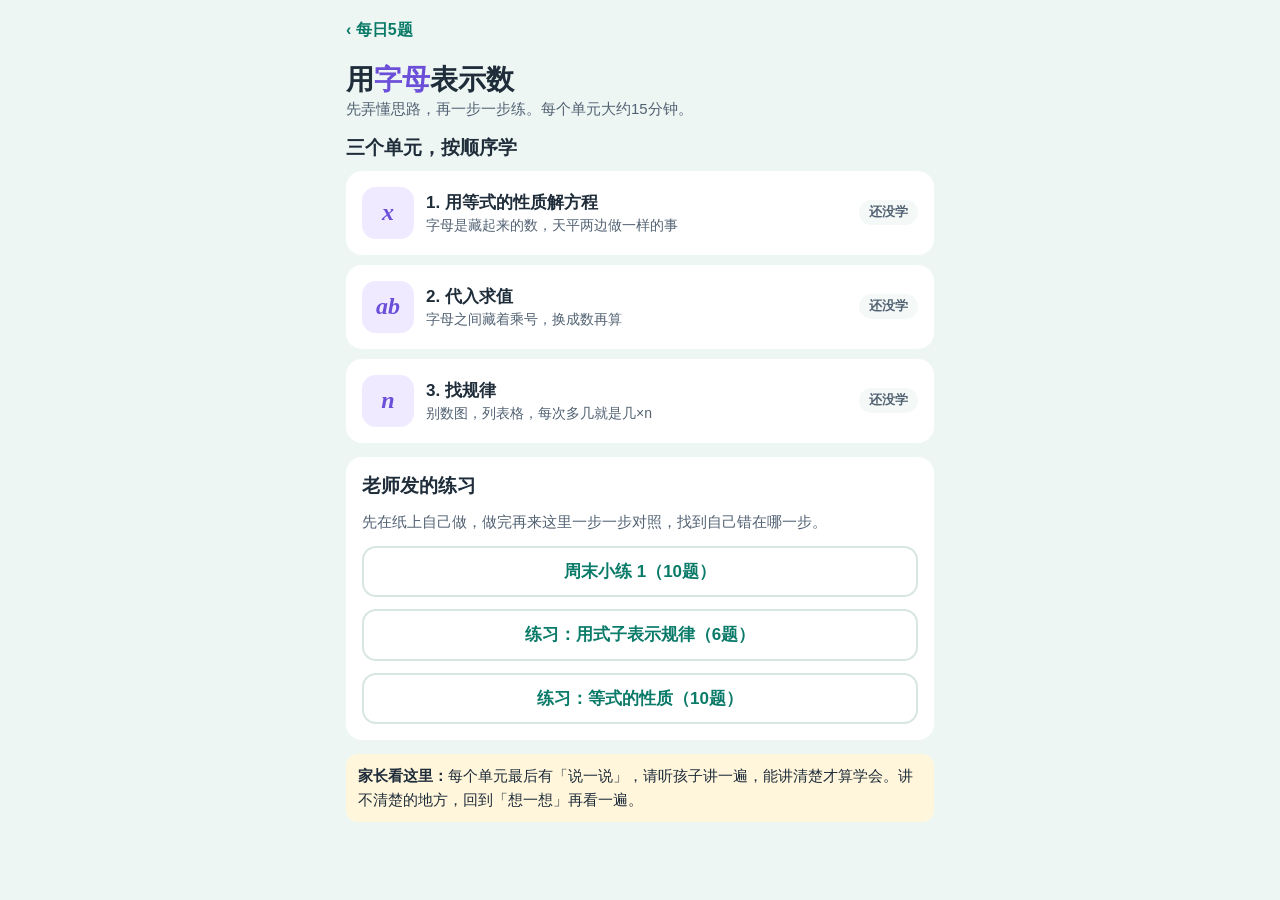
<file: zimu.html>
<!doctype html>
<html lang="zh-CN">
<head>
<meta charset="utf-8">
<meta name="viewport" content="width=device-width, initial-scale=1, viewport-fit=cover">
<meta name="format-detection" content="telephone=no">
<meta name="theme-color" content="#eef6f3">
<title>用字母表示数 · 五上数学</title>
<style>
/* 和"每日5题"同一套配色：薄荷绿 + 阳光黄；字母用紫色，让孩子一眼看出"藏起来的数" */
:root{
  --bg:#eef6f3; --card:#fff; --ink:#1f2d3a; --muted:#526273; --line:#d8e6e1; --soft:#f4f9f7;
  --primary:#0f9d86; --primary-d:#0b7b69; --sun:#ffbf2f; --sun-bg:#fff6dc; --red:#e5533d; --red-bg:#fdeeeb; --ok-bg:#e2f5ef;
  --letter:#6b4fd8; --letter-bg:#efeaff;
  --f:-apple-system,BlinkMacSystemFont,"PingFang SC","Hiragino Sans GB","Microsoft YaHei","Helvetica Neue",Arial,sans-serif;
  --num:"DIN Alternate","Roboto",-apple-system,"Helvetica Neue",Arial,sans-serif;
  color-scheme:light;
}
*{box-sizing:border-box;-webkit-tap-highlight-color:transparent}
html,body{margin:0;background:var(--bg);color:var(--ink)}
body{font-family:var(--f);font-size:16px;line-height:1.6;-webkit-text-size-adjust:100%}
button{font:inherit;color:inherit;border:0;background:none;cursor:pointer}
button:focus-visible,a:focus-visible,input:focus-visible{outline:3px solid var(--sun);outline-offset:2px}
.wrap{max-width:620px;margin:0 auto;display:flex;flex-direction:column;gap:14px;
  padding-top:max(12px,env(safe-area-inset-top,0px));padding-bottom:48px;
  padding-left:max(16px,env(safe-area-inset-left,0px));padding-right:max(16px,env(safe-area-inset-right,0px))}
.topbar{display:flex;align-items:center;min-height:36px;gap:8px}
.back{font-weight:700;color:var(--primary-d);text-decoration:none;padding:4px 10px 4px 0}
h1{margin:0;font-size:28px;line-height:1.25}
h1 b{color:var(--letter)}
h2{font-size:19px;margin:0;line-height:1.35}
h3{font-size:16px;margin:0}
p{margin:0}
.sub{color:var(--muted);font-size:15px}
.card{background:var(--card);border-radius:16px;padding:16px;min-width:0;display:flex;flex-direction:column;gap:12px}
.L{color:var(--letter);font-weight:800;font-style:italic;font-family:Georgia,"Times New Roman",serif;padding:0 1px}
.box{display:inline-block;min-width:1.4em;height:1.3em;border:2px dashed var(--letter);border-radius:5px;vertical-align:-0.2em;background:var(--letter-bg)}
.eq{font:700 22px/1.5 var(--num);text-align:center;background:var(--soft);border-radius:12px;padding:10px;overflow-wrap:anywhere}
.btn{display:block;width:100%;min-height:50px;border-radius:14px;font-size:17px;font-weight:700;padding:10px 16px;text-align:center;text-decoration:none}
.btn.primary{background:var(--primary);color:#fff;box-shadow:0 4px 0 var(--primary-d)}
.btn.primary:active{transform:translateY(3px);box-shadow:0 1px 0 var(--primary-d)}
.btn.ghost{background:var(--card);border:2px solid var(--line);color:var(--primary-d)}
.btns{display:grid;grid-template-columns:1fr 1fr;gap:10px}
.tip{background:var(--sun-bg);border-radius:12px;padding:10px 12px;font-size:15px}
/* 首页模块卡 */
.mod{display:grid;grid-template-columns:52px minmax(0,1fr) auto;gap:12px;align-items:center;background:var(--card);border-radius:16px;padding:14px;text-align:left;width:100%;border:2px solid transparent}
.mod .ic{width:52px;height:52px;border-radius:14px;background:var(--letter-bg);display:grid;place-items:center;font:800 italic 24px Georgia,serif;color:var(--letter)}
.mod b{display:block;font-size:17px}
.mod small{color:var(--muted);font-size:14px;line-height:1.4;display:block}
.badge{font-size:13px;font-weight:700;border-radius:999px;padding:2px 10px;white-space:nowrap;background:var(--soft);color:var(--muted)}
.badge.done{background:var(--ok-bg);color:var(--primary-d)}
.badge.due{background:var(--sun-bg);color:#9a6a00}
/* 阶段条 */
.stages{display:grid;grid-template-columns:repeat(5,1fr);gap:4px}
.stg{text-align:center;font-size:12px;font-weight:700;color:var(--muted);padding:6px 0 4px;border-bottom:4px solid var(--line)}
.stg.on{color:var(--primary-d);border-color:var(--primary)}
.stg.past{color:var(--primary-d);border-color:#9fd9cc}
/* 想一想卡片 */
.lc .k{font-size:13px;font-weight:700;color:var(--letter);letter-spacing:.06em}
.lc h2{font-size:21px}
.lc .body{display:flex;flex-direction:column;gap:10px;font-size:16.5px}
.rule-t{width:100%;border-collapse:collapse;font-size:16px}
.rule-t td{border-bottom:1px dashed var(--line);padding:6px 4px;text-align:center}
.rule-t td:first-child{font-weight:700}
.dots{display:flex;gap:6px;justify-content:center}
.dots i{width:8px;height:8px;border-radius:50%;background:var(--line)}
.dots i.on{background:var(--primary)}
/* 天平 */
.bal{display:flex;flex-direction:column;align-items:center;gap:10px}
.bal svg{width:100%;max-width:340px;height:auto}
#beam{transition:transform .5s ease;transform-origin:170px 60px}
.bal .msg{min-height:1.6em;font-weight:700;text-align:center}
.minis{display:grid;grid-template-columns:1fr 1fr;gap:8px;width:100%}
.mini{border:2px solid var(--line);border-radius:12px;padding:8px;font-weight:700;background:var(--soft)}
.mini.ok{border-color:var(--primary);background:var(--ok-bg)}
.mini.no{border-color:var(--red);background:var(--red-bg)}
/* 例题 */
.wk{display:flex;flex-direction:column;gap:8px}
.wk .s{display:grid;grid-template-columns:28px minmax(0,1fr);gap:10px;align-items:start;background:var(--soft);border-radius:12px;padding:10px}
.wk .s .n{width:26px;height:26px;border-radius:50%;background:var(--primary);color:#fff;display:grid;place-items:center;font:700 13px var(--num)}
.wk .s .m{font:700 18px var(--num);overflow-wrap:anywhere}
.wk .s p{font-size:15px;color:var(--muted)}
/* 题目与步骤 */
.qbox{background:var(--letter-bg);border-radius:14px;padding:12px 14px;font-size:17px;font-weight:600}
.qbox .eq{background:#fff;margin-top:6px}
.pic{background:#fff;border-radius:12px;padding:6px;display:flex;gap:4px;overflow-x:auto;align-items:flex-end}
.pic figure{margin:0;display:flex;flex-direction:column;align-items:center;gap:2px;flex:0 0 auto}
.pic figcaption{font:700 12px var(--num);color:var(--muted)}
.steps{display:flex;flex-direction:column;gap:10px}
.st{border-left:4px solid var(--line);padding:2px 0 2px 12px;display:flex;flex-direction:column;gap:8px}
.st.cur{border-color:var(--sun)}
.st.ok{border-color:var(--primary)}
.st .p{font-weight:700}
.st .p small{display:block;font-weight:500;color:var(--muted);font-size:14px}
.opts{display:grid;grid-template-columns:1fr 1fr;gap:8px}
.opt{border:2px solid var(--line);border-radius:12px;padding:10px 8px;font:700 16px var(--num);background:var(--soft);min-height:48px}
.opt.ok{border-color:var(--primary);background:var(--ok-bg);color:var(--primary-d)}
.opt.no{border-color:var(--red);background:var(--red-bg);color:var(--red);text-decoration:line-through}
.opt:disabled{cursor:default}
.inrow{display:flex;gap:8px;align-items:center}
.inrow .pre{font:700 18px var(--num);white-space:nowrap}
.inrow input{flex:1;min-width:0;min-height:48px;border-radius:12px;border:2px solid var(--line);background:var(--soft);font:700 20px var(--num);text-align:center;color:var(--ink)}
.inrow input:focus{border-color:var(--primary);background:#fff;outline:none}
.inrow .go{background:var(--primary);color:#fff;font-weight:700;border-radius:12px;padding:0 16px;min-height:48px;white-space:nowrap}
.fb{font-size:15px;font-weight:700}
.fb.ok{color:var(--primary-d)}
.fb.no{color:var(--red)}
.fb.hint{color:#8a5a00;background:var(--sun-bg);border-radius:10px;padding:6px 10px;font-weight:600}
.sol{background:var(--ok-bg);border-radius:12px;padding:10px 12px;display:flex;flex-direction:column;gap:2px;font-size:15.5px}
.sol b{color:var(--primary-d)}
.sol .m{font:700 16px var(--num)}
.prog{font:700 14px var(--num);color:var(--muted)}
.score{display:flex;align-items:center;gap:14px}
.score b{font:800 40px/1 var(--num);color:var(--primary-d)}
.say{display:flex;flex-direction:column;gap:8px}
.say .qq{background:var(--letter-bg);border-radius:12px;padding:10px 12px;font-weight:700}
.chk{display:flex;gap:10px;align-items:flex-start;font-size:15.5px;padding:6px 0}
.chk input{width:22px;height:22px;flex:0 0 auto;margin-top:2px;accent-color:var(--primary)}
.toast{position:fixed;left:50%;bottom:max(24px,env(safe-area-inset-bottom,0px));transform:translateX(-50%);background:var(--ink);color:#fff;border-radius:12px;padding:10px 16px;font-weight:700;opacity:0;transition:opacity .2s;pointer-events:none;max-width:90vw;text-align:center}
.toast.on{opacity:1}
@media (max-width:400px){.opts{grid-template-columns:1fr}.eq{font-size:20px}}
@media (prefers-reduced-motion:reduce){*{transition:none!important}}
</style>
</head>
<body>
<main class="wrap" id="app"></main>
<div class="toast" id="toast" role="status"></div>
<script>
'use strict';
/* ================= 工具 ================= */
function r6(x){return Math.round(x*1e6)/1e6}
function f(x){return String(r6(x))}
function ri(a,b){return a+Math.floor(Math.random()*(b-a+1))}
function pick(a){return a[Math.floor(Math.random()*a.length)]}
function d1(a,b){return ri(a*10,b*10)/10}
function shuffle(a){a=a.slice();for(var i=a.length-1;i>0;i--){var j=Math.floor(Math.random()*(i+1));var t=a[i];a[i]=a[j];a[j]=t}return a}
function L(x){return '<span class="L">'+x+'</span>'}
function today(){var d=new Date();return d.getFullYear()+'-'+(d.getMonth()+1)+'-'+d.getDate()}
function daysSince(s){if(!s)return 999;var p=s.split('-');var d=new Date(+p[0],+p[1]-1,+p[2]);var n=new Date();n.setHours(0,0,0,0);return Math.round((n-d)/864e5)}
function parseIn(s){s=String(s||'').replace(/\s/g,'').replace(/[。．]/g,'.').replace(/[－—]/g,'-');if(!/^-?\d*\.?\d+$/.test(s))return null;return parseFloat(s)}
function toast(t){var e=document.getElementById('toast');e.textContent=t;e.classList.add('on');clearTimeout(toast.t);toast.t=setTimeout(function(){e.classList.remove('on')},2000)}
function esc(s){return String(s).replace(/"/g,'&quot;')}

/* ================= 题目生成 =================
   每道题：{q:题目HTML, pic:图, steps:[{k:'c'选择|'n'填数, p:提示, o:选项, a:答案, h:错了的提示}], ans:最终答案, ansLabel, sol:[讲解]} */
var LET=['x','a','b','y','m'];
function opt4(correct,others){var o=shuffle([correct].concat(others));return {o:o,a:o.indexOf(correct)}}
function chooseStep(p,correct,others,h){var r=opt4(correct,others);return {k:'c',p:p,o:r.o,a:r.a,h:h}}
var G={
/* ---- 方程 ---- */
e_add:function(P){P=P||{};var l=P.l||pick(LET),x=P.x||d1(1,20),p=P.p||d1(1,15),s=r6(x+p);
  return {q:P.q||'解方程：', eq:L(l)+' + '+p+' = '+s, steps:[
    chooseStep(L(l)+' 身边有「+ '+p+'」，要让它走开，等号两边同时……','减去 '+p,['加上 '+p,'乘 '+p,'除以 '+p],'「+」的相反运算是「−」。两边都减去 '+p+'，天平才平。'),
    {k:'n',p:'两边同时减去 '+p+'：',pre:L(l)+' = ',a:x,h:s+' − '+p+' = ?'}],
    ans:x,ansPre:L(l)+' = ',sol:[L(l)+' + '+p+' = '+s,'两边同时减去 '+p,L(l)+' = '+s+' − '+p,L(l)+' = <b>'+f(x)+'</b>','检验：'+f(x)+' + '+p+' = '+s+' ✓']}},
e_sub:function(P){P=P||{};var l=P.l||pick(LET),x=P.x||d1(10,40),p=P.p||d1(1,9),s=r6(x-p);
  var eq=P.eq||(L(l)+' − '+p+' = '+s);
  return {q:P.q||'解方程：', eq:eq, steps:(P.pre||[]).concat([
    chooseStep(L(l)+' 身边有「− '+p+'」，要让它走开，等号两边同时……','加上 '+p,['减去 '+p,'乘 '+p,'除以 '+p],'「−」的相反运算是「+」。两边都加上 '+p+'。'),
    {k:'n',p:'两边同时加上 '+p+'：',pre:L(l)+' = ',a:x,h:s+' + '+p+' = ?'}]),
    ans:x,ansPre:L(l)+' = ',sol:[L(l)+' − '+p+' = '+s,'两边同时加上 '+p,L(l)+' = '+s+' + '+p,L(l)+' = <b>'+f(x)+'</b>','检验：'+f(x)+' − '+p+' = '+s+' ✓']}},
e_mul:function(P){P=P||{};var l=P.l||pick(LET),k=P.k||ri(2,9),x=P.x||d1(1,9),s=r6(k*x);
  return {q:P.q||'解方程（'+k+L(l)+' 就是 '+k+'×'+L(l)+'）：', eq:k+L(l)+' = '+s, steps:[
    chooseStep(L(l)+' 被「'+k+'×」粘住了，要让它走开，等号两边同时……','除以 '+k,['减去 '+k,'乘 '+k,'加上 '+k],'「×」的相反运算是「÷」。'+k+L(l)+' 是 '+k+' 乘 '+L(l)+'，所以两边除以 '+k+'。'),
    {k:'n',p:'两边同时除以 '+k+'：',pre:L(l)+' = ',a:x,h:s+' ÷ '+k+' = ?'}],
    ans:x,ansPre:L(l)+' = ',sol:[k+L(l)+' = '+s,'两边同时除以 '+k,L(l)+' = '+s+' ÷ '+k,L(l)+' = <b>'+f(x)+'</b>','检验：'+k+'×'+f(x)+' = '+s+' ✓']}},
e_div:function(P){P=P||{};var l=P.l||pick(LET),k=P.k||pick([2,3,4,5,2.5,3.5,1.5]),s=P.s||d1(1,6),x=r6(k*s);
  var eq=P.eq||(L(l)+' ÷ '+k+' = '+s);
  return {q:P.q||'解方程：', eq:eq, steps:(P.pre||[]).concat([
    chooseStep(L(l)+' 后面跟着「÷ '+k+'」，要让它走开，等号两边同时……','乘 '+k,['除以 '+k,'加上 '+k,'减去 '+k],'「÷」的相反运算是「×」。两边都乘 '+k+'。'),
    {k:'n',p:'两边同时乘 '+k+'：',pre:L(l)+' = ',a:x,h:s+' × '+k+' = ?'}]),
    ans:x,ansPre:L(l)+' = ',sol:[L(l)+' ÷ '+k+' = '+s,'两边同时乘 '+k,L(l)+' = '+s+' × '+k,L(l)+' = <b>'+f(x)+'</b>','检验：'+f(x)+' ÷ '+k+' = '+s+' ✓']}},
e_two:function(P){P=P||{};var l=P.l||pick(LET),k=P.k||ri(2,9),x=P.x||ri(2,20),c=P.c||ri(5,60),s=r6(k*x-c);
  if(s<=0)return G.e_two(P);
  return {q:P.q||'解方程（两步）：', eq:P.noeq?'':k+L(l)+' − '+c+' = '+s, steps:(P.pre||[]).concat([
    chooseStep('先让离 '+L(l)+' 远的「− '+c+'」走开（最后穿上的衣服最先脱），两边同时……','加上 '+c,['减去 '+c,'除以 '+k,'乘 '+k],'先处理外面的「− '+c+'」，它的相反运算是「+ '+c+'」。'),
    {k:'n',p:'两边同时加上 '+c+'：',pre:k+L(l)+' = ',a:r6(k*x),h:s+' + '+c+' = ?'},
    chooseStep('现在 '+L(l)+' 只被「'+k+'×」粘住了，两边同时……','除以 '+k,['乘 '+k,'减去 '+k,'加上 '+k],k+L(l)+' 是 '+k+' 乘 '+L(l)+'，用「÷」让它走开。'),
    {k:'n',p:'两边同时除以 '+k+'：',pre:L(l)+' = ',a:x,h:(k*x)+' ÷ '+k+' = ?'}]),
    ans:x,ansPre:L(l)+' = ',sol:[k+L(l)+' − '+c+' = '+s,'① 两边同时加上 '+c+'：'+k+L(l)+' = '+(k*x),'② 两边同时除以 '+k+'：'+L(l)+' = <b>'+x+'</b>','检验：'+k+'×'+x+' − '+c+' = '+s+' ✓']}},
e_sub2:function(P){P=P||{};var l='b',k=P.k||ri(3,9),j=P.j||ri(2,6),A=P.A||ri(5,20),x=P.x||ri(5,25),M=k*x-j*A;
  if(M<=0)return G.e_sub2(P);
  var g=G.e_two({l:l,k:k,x:x,c:j*A,noeq:1,pre:[{k:'n',p:'第一步：先把 '+L('a')+' = '+A+' 代进去。'+j+L('a')+' 就是 '+j+'×'+A+' =',pre:'',a:j*A,h:j+' × '+A+' = ?'}]});
  g.q='如果 '+k+L('b')+' − '+j+L('a')+' = '+L('m')+'，当 '+L('m')+' = '+M+'，'+L('a')+' = '+A+' 时，'+L('b')+' 等于多少？';
  g.eq=k+L('b')+' − '+j+'×'+A+' = '+M;
  g.sol=['代入：'+k+L('b')+' − '+j+'×'+A+' = '+M,k+L('b')+' − '+(j*A)+' = '+M,'两边同时加上 '+(j*A)+'：'+k+L('b')+' = '+(M+j*A),'两边同时除以 '+k+'：'+L('b')+' = <b>'+x+'</b>'];
  return g},
e_bra:function(P){P=P||{};var l=P.l||pick(['a','x']),x=P.x||ri(2,9),k=P.k||ri(2,6),d=P.d||ri(2,8),e=P.e||ri(1,5),c=d*e+k*x;
  return {q:P.q||'解方程（括号题）：', eq:'('+c+' − '+k+L(l)+') ÷ '+d+' = '+e, steps:[
    chooseStep('最外面是「÷ '+d+'」，先让它走开，两边同时……','乘 '+d,['除以 '+d,'减去 '+d,'加上 '+d],'整个括号被「÷ '+d+'」，相反运算是「× '+d+'」。'),
    {k:'n',p:'两边同时乘 '+d+'：',pre:c+' − '+k+L(l)+' = ',a:d*e,h:e+' × '+d+' = ?'},
    chooseStep(c+' − '+k+L(l)+' = '+(d*e)+' 里，'+k+L(l)+' 是减数。减数 = ……',c+' − '+(d*e),[c+' + '+(d*e),(d*e)+' − '+c,c+' × '+(d*e)],'想一想：10 − □ = 3，□ = 10 − 3。减数 = 被减数 − 差。'),
    {k:'n',p:'算一算：',pre:k+L(l)+' = ',a:c-d*e,h:c+' − '+(d*e)+' = ?'},
    {k:'n',p:'两边同时除以 '+k+'：',pre:L(l)+' = ',a:x,h:(c-d*e)+' ÷ '+k+' = ?'}],
    ans:x,ansPre:L(l)+' = ',sol:['('+c+' − '+k+L(l)+') ÷ '+d+' = '+e,'① 两边乘 '+d+'：'+c+' − '+k+L(l)+' = '+(d*e),'② 减数 = 被减数 − 差：'+k+L(l)+' = '+c+' − '+(d*e)+' = '+(c-d*e),'③ 两边除以 '+k+'：'+L(l)+' = <b>'+x+'</b>','检验：('+c+' − '+k+'×'+x+') ÷ '+d+' = '+e+' ✓']}},
e_rsub:function(P){P=P||{};var l=P.l||pick(['x','t','a']),k=P.k||pick([1,1,2,3,4]),x=P.x||ri(2,15),c=P.c||r6(k*x+ri(3,40)),s=r6(c-k*x),kl=(k>1?k:'')+L(l);
  var st=[chooseStep(L(l)+' 在「−」后面，被减掉了。先把它请回来：等号两边同时……','加上 '+kl,['减去 '+kl,'加上 '+c,'减去 '+s],'两边都加上 '+kl+'：左边 '+c+' − '+kl+' + '+kl+' = '+c+'，右边变成 '+s+' + '+kl+'。'),
    chooseStep('现在变成 '+c+' = '+s+' + '+kl+'。要让 '+kl+' 单独留下，两边同时……','减去 '+s,['加上 '+s,'减去 '+c,'除以 '+s],kl+' 身边是「+ '+s+'」，用「−」让它走开。'),
    {k:'n',p:'两边同时减去 '+s+'：',pre:kl+' = ',a:r6(c-s),h:c+' − '+s+' = ?'}];
  if(k>1)st.push(chooseStep(kl+' 是 '+k+'×'+L(l)+'，两边同时……','除以 '+k,['乘 '+k,'减去 '+k,'加上 '+k],'「×」的相反运算是「÷」。'),{k:'n',p:'两边同时除以 '+k+'：',pre:L(l)+' = ',a:x,h:f(c-s)+' ÷ '+k+' = ?'});
  return {q:P.q||'解方程（字母在减号后面）：',eq:P.noeq?'':c+' − '+kl+' = '+s,steps:(P.pre||[]).concat(st),ans:x,ansPre:L(l)+' = ',
    sol:[c+' − '+kl+' = '+s,'两边加上 '+kl+'：'+c+' = '+s+' + '+kl,'两边减去 '+s+'：'+kl+' = '+f(c-s)].concat(k>1?['两边除以 '+k+'：'+L(l)+' = <b>'+f(x)+'</b>']:[L(l)+' = <b>'+f(x)+'</b>']).concat(['检验：'+c+' − '+(k>1?k+'×':'')+f(x)+' = '+s+' ✓'])}},
e_rdiv:function(P){P=P||{};var l=P.l||pick(['a','n','y']),k=P.k||1,s=P.s||pick([2,4,5,6,8]),x=P.x||pick([0.2,0.3,0.4,0.5,0.6,0.7,0.8,0.9,1.2,1.5,2.5]),c=P.c||r6(s*k*x);
  if(P.c)x=r6(c/s/k);
  var kl=(k>1?k:'')+L(l),kv=r6(c/s);
  var st=[chooseStep(kl+' 在「÷」后面，是除数。先把它请回来：等号两边同时……','乘 '+kl,['除以 '+kl,'乘 '+s,'除以 '+s],'两边都乘 '+kl+'：左边 '+c+' ÷ '+kl+' × '+kl+' = '+c+'，右边变成 '+s+' × '+kl+'。'),
    chooseStep('现在变成 '+c+' = '+s+' × '+kl+'。要让 '+kl+' 单独留下，两边同时……','除以 '+s,['乘 '+s,'减去 '+s,'除以 '+c],kl+' 被「'+s+'×」粘住了，用「÷ '+s+'」让它走开。'),
    {k:'n',p:'两边同时除以 '+s+'：',pre:kl+' = ',a:kv,h:c+' ÷ '+s+' = ?（除数是小数的，先把除数变成整数）'}];
  if(k>1)st.push(chooseStep(kl+' 是 '+k+'×'+L(l)+'，两边同时……','除以 '+k,['乘 '+k,'减去 '+k,'加上 '+k],'「×」的相反运算是「÷」。'),{k:'n',p:'两边同时除以 '+k+'：',pre:L(l)+' = ',a:x,h:f(kv)+' ÷ '+k+' = ?'});
  return {q:P.q||'解方程（字母在除号后面）：',eq:P.noeq?'':c+' ÷ '+kl+' = '+s,steps:(P.pre||[]).concat(st),ans:x,ansPre:L(l)+' = ',
    sol:[c+' ÷ '+kl+' = '+s,'两边乘 '+kl+'：'+c+' = '+s+' × '+kl,'两边除以 '+s+'：'+kl+' = '+f(kv)].concat(k>1?['两边除以 '+k+'：'+L(l)+' = <b>'+f(x)+'</b>']:[L(l)+' = <b>'+f(x)+'</b>']).concat(['检验：'+c+' ÷ '+(k>1?'('+k+'×'+f(x)+')':f(x))+' = '+s+' ✓'])}},
e_mbra:function(P){P=P||{};var l=P.l||pick(['m','b','x']),k=P.k||ri(2,6),op=P.op||pick(['-','+']),c=P.c||ri(2,15),x=P.x||(op==='-'?c+ri(1,12):ri(1,15)),inner=op==='-'?x-c:x+c,s=k*inner;
  var br=op==='-'?'('+L(l)+' − '+c+')':'('+c+' + '+L(l)+')';
  return {q:P.q||'解方程（把括号看成一个整体）：',eq:P.noeq?'':k+br+' = '+s,steps:(P.pre||[]).concat([
    chooseStep('把括号看成一个大盒子：'+k+' × <span class="box"></span> = '+s+'。先让「'+k+'×」走开，两边同时……','除以 '+k,['乘 '+k,'减去 '+k,'加上 '+k],k+br+' 是 '+k+' 乘整个括号，用「÷ '+k+'」。'),
    {k:'n',p:'两边同时除以 '+k+'：',pre:br+' = ',a:inner,h:s+' ÷ '+k+' = ?'},
    chooseStep('括号里 '+L(l)+' 身边是「'+(op==='-'?'− ':'+ ')+c+'」，两边同时……',(op==='-'?'加上 ':'减去 ')+c,[(op==='-'?'减去 ':'加上 ')+c,'乘 '+c,'除以 '+c],'用相反的运算让它走开。'),
    {k:'n',p:'',pre:L(l)+' = ',a:x,h:inner+(op==='-'?' + ':' − ')+c+' = ?'}]),
    ans:x,ansPre:L(l)+' = ',sol:[k+br+' = '+s,'两边除以 '+k+'：'+br+' = '+inner,'两边'+(op==='-'?'加上 ':'减去 ')+c+'：'+L(l)+' = <b>'+x+'</b>','检验：'+k+'×('+(op==='-'?x+' − '+c:c+' + '+x)+') = '+s+' ✓']}},
e_twop:function(P){P=P||{};var l=P.l||pick(LET),k=P.k||ri(2,9),x=P.x||ri(2,15),c=P.c||d1(1,9),s=r6(k*x+c);
  return {q:P.q||'解方程（两步）：',eq:P.noeq?'':k+L(l)+' + '+c+' = '+s,steps:(P.pre||[]).concat([
    chooseStep('先让离 '+L(l)+' 远的「+ '+c+'」走开，两边同时……','减去 '+c,['加上 '+c,'除以 '+k,'乘 '+k],'外面的「+ '+c+'」先处理，相反运算是「− '+c+'」。'),
    {k:'n',p:'两边同时减去 '+c+'：',pre:k+L(l)+' = ',a:k*x,h:s+' − '+c+' = ?'},
    chooseStep('现在两边同时……','除以 '+k,['乘 '+k,'减去 '+k,'加上 '+k],k+L(l)+' 是 '+k+'×'+L(l)+'，用「÷ '+k+'」。'),
    {k:'n',p:'两边同时除以 '+k+'：',pre:L(l)+' = ',a:x,h:(k*x)+' ÷ '+k+' = ?'}]),
    ans:x,ansPre:L(l)+' = ',sol:[k+L(l)+' + '+c+' = '+s,'① 两边减去 '+c+'：'+k+L(l)+' = '+(k*x),'② 两边除以 '+k+'：'+L(l)+' = <b>'+x+'</b>','检验：'+k+'×'+x+' + '+c+' = '+s+' ✓']}},
/* ---- 代入求值 ---- */
s_kxy:function(P){P=P||{};var k=P.k||pick([0.2,0.4,0.5,0.6,0.8,1.5,2.5]),x=P.x||ri(1,9),y=P.y||ri(1,9),v=r6(k*(x+y));
  return {q:'当 '+L('x')+' = '+x+'，'+L('y')+' = '+y+' 时，求 '+k+'('+L('x')+' + '+L('y')+') 的值。', steps:[
    chooseStep('第一步：把省略的乘号写回来，这个式子其实是……',k+' × ('+L('x')+' + '+L('y')+')',[k+' + ('+L('x')+' + '+L('y')+')',k+L('x')+' + '+L('y'),k+' × '+L('x')+' + '+L('y')],'数和括号挨在一起，中间藏着「×」，而且括号要整个保留。'),
    {k:'n',p:'第二步：代入，先算括号里：',pre:'('+x+' + '+y+') = ',a:x+y,h:x+' + '+y+' = ?'},
    {k:'n',p:'第三步：再乘 '+k+'：',pre:k+' × '+(x+y)+' = ',a:v,h:'小数乘法：先按整数乘，再数小数位数。'}],
    ans:v,ansPre:'结果 = ',sol:[k+'('+L('x')+'+'+L('y')+') = '+k+' × ('+x+' + '+y+')','= '+k+' × '+(x+y),'= <b>'+f(v)+'</b>']}},
s_abkb:function(P){P=P||{};var c=P.c||pick([2.5,1.5,3.5,0.5]),a=P.a||r6(c+ri(1,6)),b=P.b||d1(1,5),v=r6(a*b-c*b);
  return {q:'当 '+L('a')+' = '+a+'，'+L('b')+' = '+b+' 时，求 '+L('a')+L('b')+' − '+c+L('b')+' 的值。', steps:[
    chooseStep('第一步：把省略的乘号写回来，这个式子其实是……',L('a')+' × '+L('b')+' − '+c+' × '+L('b'),[L('a')+' + '+L('b')+' − '+c+' + '+L('b'),'把 '+a+' 和 '+b+' 连起来写',L('a')+' × '+L('b')+' − '+c+' + '+L('b')],'字母和字母、数和字母挨在一起，中间都藏着「×」。'),
    {k:'n',p:'第二步：代入，先算第一个乘法：',pre:a+' × '+b+' = ',a:r6(a*b),h:'先按整数乘，再数小数位数。'},
    {k:'n',p:'再算第二个乘法：',pre:c+' × '+b+' = ',a:r6(c*b),h:'先按整数乘，再数小数位数。'},
    {k:'n',p:'第三步：最后算减法：',pre:f(a*b)+' − '+f(c*b)+' = ',a:v,h:'小数点对齐再减。'}],
    ans:v,ansPre:'结果 = ',sol:[a+' × '+b+' − '+c+' × '+b,'= '+f(a*b)+' − '+f(c*b),'= <b>'+f(v)+'</b>','💡 聪明做法：两个乘法都有 '+b+'，可以用分配律：('+a+' − '+c+') × '+b+' = '+f(a-c)+' × '+b+' = '+f(v)]}},
s_mmn:function(P){P=P||{};var m=P.m||ri(5,15),n=P.n||ri(2,m-1),v=m*m-m*n-n;
  return {q:'当 '+L('m')+' = '+m+'，'+L('n')+' = '+n+' 时，求 '+L('m')+'² − '+L('m')+L('n')+' − '+L('n')+' 的值。', steps:[
    chooseStep('第一步：把式子写完整。'+L('m')+'² 是什么意思？',L('m')+' × '+L('m'),[L('m')+' × 2',L('m')+' + '+L('m'),L('m')+' + 2'],'小2写在右上角叫「平方」，是两个 '+L('m')+' 相乘，不是乘2！'),
    {k:'n',p:'第二步：代入算平方：',pre:m+' × '+m+' = ',a:m*m,h:m+' × '+m+' = ?'},
    {k:'n',p:L('m')+L('n')+' 就是 '+L('m')+' × '+L('n')+'：',pre:m+' × '+n+' = ',a:m*n,h:m+' × '+n+' = ?'},
    {k:'n',p:'第三步：从左往右算减法：',pre:(m*m)+' − '+(m*n)+' − '+n+' = ',a:v,h:'先算 '+(m*m)+' − '+(m*n)+'，再减 '+n+'。'}],
    ans:v,ansPre:'结果 = ',sol:[m+' × '+m+' − '+m+' × '+n+' − '+n,'= '+(m*m)+' − '+(m*n)+' − '+n,'= <b>'+v+'</b>']}},
s_e2d:function(P){P=P||{};var e=P.e||d1(1.1,5.9),d=P.d||d1(1,3),k=P.k||2,v=r6(e*e-k*d);
  if(v<=0)return G.s_e2d(P);
  return {q:'当 '+L('e')+' = '+e+'，'+L('d')+' = '+d+' 时，求 '+L('e')+'² − '+k+L('d')+' 的值。', steps:[
    chooseStep('第一步：把式子写完整，这个式子其实是……',L('e')+' × '+L('e')+' − '+k+' × '+L('d'),[L('e')+' × 2 − '+k+' × '+L('d'),L('e')+' × '+L('e')+' − '+k+' + '+L('d'),L('e')+' + '+L('e')+' − '+k+L('d')],L('e')+'² 是 '+L('e')+'×'+L('e')+'；'+k+L('d')+' 是 '+k+'×'+L('d')+'。'),
    {k:'n',p:'第二步：代入算平方：',pre:e+' × '+e+' = ',a:r6(e*e),h:'先算 '+Math.round(e*10)+'×'+Math.round(e*10)+'，再数小数位数（2位）。'},
    {k:'n',p:'再算：',pre:k+' × '+d+' = ',a:r6(k*d),h:k+' × '+d+' = ?'},
    {k:'n',p:'第三步：最后减：',pre:f(e*e)+' − '+f(k*d)+' = ',a:v,h:'小数点对齐再减。'}],
    ans:v,ansPre:'结果 = ',sol:[e+' × '+e+' − '+k+' × '+d,'= '+f(e*e)+' − '+f(k*d),'= <b>'+f(v)+'</b>']}},
s_ab3:function(P){P=P||{};var p=ri(2,5),q=ri(2,5),a=d1(1,9),b=ri(2,9),v=r6(p*a+q*b);
  return {q:'当 '+L('a')+' = '+a+'，'+L('b')+' = '+b+' 时，求 '+p+L('a')+' + '+q+L('b')+' 的值。', steps:[
    chooseStep('第一步：把省略的乘号写回来，这个式子其实是……',p+' × '+L('a')+' + '+q+' × '+L('b'),[p+' + '+L('a')+' + '+q+' + '+L('b'),p+L('a')+' 就是 '+p+' 后面接 '+a,p+' × '+L('a')+' × '+q+' × '+L('b')],'数和字母挨在一起，中间藏着「×」。'),
    {k:'n',p:'第二步：代入：',pre:p+' × '+a+' = ',a:r6(p*a),h:p+' × '+a+' = ?'},
    {k:'n',p:'',pre:q+' × '+b+' = ',a:q*b,h:q+' × '+b+' = ?'},
    {k:'n',p:'第三步：先乘后加：',pre:f(p*a)+' + '+(q*b)+' = ',a:v,h:'把两个积加起来。'}],
    ans:v,ansPre:'结果 = ',sol:[p+' × '+a+' + '+q+' × '+b,'= '+f(p*a)+' + '+(q*b),'= <b>'+f(v)+'</b>']}},
/* ---- 找规律 ---- */
p_chain:function(P){P=P||{};var k=P.k||pick([3,4,5,6]),name={3:'三角形',4:'正方形',5:'五边形',6:'六边形'}[k],d=k-1;
  return pat({kind:'chain',k:k,name:name,unit:'根小棒',item:'个'+name,d:d,b:1,asks:P.asks,wrong:P.wrong,q:P.q})},
p_dots:function(P){P=P||{};var arms=P.arms||pick([3,4]);
  return pat({kind:'dots',arms:arms,name:arms===3?'Y形点子图':'十字形点子图',unit:'个点',item:'幅',d:arms,b:1-arms,asks:P.asks,q:P.q,lab:function(n){return '第'+n+'幅：'}})},
p_table:function(P){P=P||{};var mode=P.mode||pick(['side','row']),side=mode==='side';
  return pat({kind:'table',mode:mode,name:'桌子摆法'+(side?'①':'②'),unit:'人',item:'张桌子',d:side?2:6,b:side?6:2,asks:P.asks,q:P.q,lab:function(n){return n+'张桌子：'},
    note:side?'桌子并排摆，上下各多1人，左右两头一直是3人。':'桌子连成一长条，上下各多3人，两头一直各1人。'})},
p_hexseat:function(P){P=P||{};
  return pat({kind:'hexseat',name:'六边形实验桌',unit:'人',item:'张桌子',d:8,b:4,asks:P.asks,q:P.q,v:'m',lab:function(n){return n+'张桌子：'},note:'两张桌子拼在一起，拼住的那条边两边各少了2个座位。'})},
p_fish:function(P){P=P||{};
  return pat({kind:'fish',name:'火柴棒"金鱼"',unit:'根火柴棒',item:'条金鱼',d:6,b:2,asks:P.asks,q:P.q,lab:function(n){return n+'条金鱼：'}})}
};
function fm(d,b){return d+'n'+(b>0?' + '+b:b<0?' − '+(-b):'')}
function pat(c){
  c.cnt=function(n){return c.d*n+c.b};
  var lab=c.lab||function(n){return '第'+n+'个：'};
  var F=fm(c.d,c.b),wrong=c.wrong;
  if(!wrong){wrong=[];[fm(c.cnt(1),0),fm(c.d,c.b+1),fm(c.d+1,c.b),fm(c.d,c.b-1),fm(c.d+1,0)].forEach(function(w){if(w!==F&&wrong.indexOf(w)<0&&wrong.length<3)wrong.push(w)})}
  var asks=c.asks||[pick([{t:'N',N:ri(8,15)},{t:'T',T:c.d*ri(16,30)+c.b}])];
  var bs=function(sign){return c.b>=0?(sign?' + ':'')+c.b:' − '+(-c.b)};
  var steps=[
    {k:'n',p:'别急着算大的！先看图，数一数前3个：',pre:lab(1),a:c.cnt(1),h:'一个一个数，数过的做个记号。'},
    {k:'n',p:'',pre:lab(2),a:c.cnt(2),h:'第2个比第1个多了几'+c.unit+'？'},
    {k:'n',p:'',pre:lab(3),a:c.cnt(3),h:'第3个比第2个又多了几'+c.unit+'？'},
    {k:'n',p:'每多一'+c.item+'，就多几'+c.unit+'？'+(c.note?'<small>'+c.note+'</small>':''),pre:'每次多：',a:c.d,h:c.cnt(2)+' − '+c.cnt(1)+' = ?'},
    chooseStep('每次多 '+c.d+'，就是「'+c.d+'×n」。第1个是 '+c.cnt(1)+'，'+c.d+'×1 = '+c.d+'，还要'+(c.b>=0?'补 '+c.b:'减 '+(-c.b))+'。所以第 n 个是……',F,wrong,'用第2个检验：'+c.d+'×2'+bs(1)+' 应该等于 '+c.cnt(2)+'。')
  ];
  var sol=['列表：'+lab(1)+c.cnt(1)+'，'+lab(2)+c.cnt(2)+'，'+lab(3)+c.cnt(3),'每次多 '+c.d+'，所以 '+(c.v?c.v+' = ':'第 n 个 = ')+'<b>'+F+'</b>'],ans=null,ansPre='',qs=[];
  asks.forEach(function(a){
    if(a.t==='N'){var v=c.cnt(a.N);steps.push({k:'n',p:'用式子算 '+lab(a.N).replace('：','')+'（把 n 换成 '+a.N+'）：',pre:c.d+'×'+a.N+bs(1)+' = ',a:v,h:'先算 '+c.d+' × '+a.N+'，再'+(c.b>=0?'加 '+c.b:'减 '+(-c.b))+'。'});
      sol.push(lab(a.N).replace('：','')+'：'+c.d+'×'+a.N+bs(1)+' = <b>'+v+'</b>'+c.unit);ans=v;ansPre=lab(a.N);qs.push(lab(a.N).replace('：','')+'有多少'+c.unit+'？')}
    else if(a.t==='T'||a.t==='TM'){var q=Math.floor((a.T-c.b)/c.d),rem=(a.T-c.b)-q*c.d;
      steps.push({k:'n',p:'反过来：有 '+a.T+' '+c.unit+'，写成方程 '+F+' = '+a.T+'。先两边'+(c.b>=0?'减 '+c.b:'加 '+(-c.b))+'，再两边除以 '+c.d+'。'+(rem?'<small>除不尽时，余下的不够再摆一'+c.item+'，要舍去（去尾法）。</small>':''),pre:'n = ',a:q,h:'('+a.T+(c.b>=0?' − '+c.b:' + '+(-c.b))+') ÷ '+c.d+' = ?'+(rem?' 商是几，余数不要。':'')});
      sol.push(F+' = '+a.T+' → n = ('+a.T+(c.b>=0?' − '+c.b:' + '+(-c.b))+') ÷ '+c.d+(rem?' = '+q+' …… '+rem+'，最多 <b>'+q+'</b>':' = <b>'+q+'</b>'));ans=q;ansPre='n = ';qs.push('有 '+a.T+' '+c.unit+'时，'+(rem?'最多':'')+'是第几个？')}
  });
  var q=c.q||('观察下面的'+c.name+'规律。'+qs.join(''));
  return {q:q,pic:c,steps:steps,ans:ans,ansPre:ansPre,sol:sol};
}
/* 画图 */
function drawChain(k,n){
  var s=26,pts=[],lines=[],W,H;
  function seg(a,b){lines.push([a,b])}
  if(k===4){for(var i=0;i<=n;i++){seg([i*s,0],[i*s,s])}for(i=0;i<n;i++){seg([i*s,0],[(i+1)*s,0]);seg([i*s,s],[(i+1)*s,s])}W=n*s;H=s}
  else if(k===3){var h=s*0.87;for(i=0;i<n;i++){var up=i%2===0,x=i*s/2;if(up){seg([x,h],[x+s/2,0]);seg([x+s/2,0],[x+s,h]);seg([x,h],[x+s,h])}else{seg([x,0],[x+s,0]);seg([x+s,0],[x+s/2,h])}}W=(n+1)*s/2;H=h}
  else if(k===5){var r=s*0.5;for(i=0;i<=n;i++)seg([i*s,r],[i*s,r+s]);for(i=0;i<n;i++){seg([i*s,r+s],[(i+1)*s,r+s]);seg([i*s,r],[i*s+s/2,0]);seg([i*s+s/2,0],[(i+1)*s,r])}W=n*s;H=r+s}
  else{var q=s*0.3;for(i=0;i<=n;i++)seg([i*s,q],[i*s,q+s*0.8]);for(i=0;i<n;i++){seg([i*s,q],[i*s+s/2,0]);seg([i*s+s/2,0],[(i+1)*s,q]);seg([i*s,q+s*0.8],[i*s+s/2,2*q+s*0.8]);seg([i*s+s/2,2*q+s*0.8],[(i+1)*s,q+s*0.8])}W=n*s;H=2*q+s*0.8}
  var p=5,svg='<svg width="'+(W+2*p)+'" height="'+(H+2*p)+'" viewBox="'+(-p)+' '+(-p)+' '+(W+2*p)+' '+(H+2*p)+'">';
  lines.forEach(function(l){svg+='<line x1="'+l[0][0]+'" y1="'+l[0][1]+'" x2="'+l[1][0]+'" y2="'+l[1][1]+'" stroke="#c98a3a" stroke-width="3" stroke-linecap="round"/>'});
  var seen={};lines.forEach(function(l){l.forEach(function(pt){var key=Math.round(pt[0])+','+Math.round(pt[1]);if(!seen[key]){seen[key]=1;svg+='<circle cx="'+pt[0]+'" cy="'+pt[1]+'" r="2.6" fill="#1f2d3a"/>'}})});
  return svg+'</svg>';
}
function drawDots(arms,n){
  var g=11,dirs=arms===3?[[0,-1],[-0.87,0.5],[0.87,0.5]]:[[0,-1],[0,1],[-1,0],[1,0]],pts=[[0,0]];
  for(var a=0;a<arms;a++)for(var i=1;i<n;i++)pts.push([dirs[a][0]*i*g,dirs[a][1]*i*g]);
  var R=Math.max(1,n-1)*g+6,svg='<svg width="'+(2*R)+'" height="'+(2*R)+'" viewBox="'+(-R)+' '+(-R)+' '+(2*R)+' '+(2*R)+'">';
  pts.forEach(function(p){svg+='<circle cx="'+p[0].toFixed(1)+'" cy="'+p[1].toFixed(1)+'" r="4.2" fill="#1f2d3a"/>'});return svg+'</svg>';
}
function svgWrap(W,H,inner,p){p=p||6;return '<svg width="'+(W+2*p)+'" height="'+(H+2*p)+'" viewBox="'+(-p)+' '+(-p)+' '+(W+2*p)+' '+(H+2*p)+'">'+inner+'</svg>'}
function seat(x,y){return '<circle cx="'+x.toFixed(1)+'" cy="'+y.toFixed(1)+'" r="4" fill="#fff" stroke="#1f2d3a" stroke-width="1.4"/>'}
function drawTables(mode,n){
  var o='',g=11,i,j;
  if(mode==='side'){var w=22,h=44,x0=g,y0=g;
    for(i=0;i<n;i++){o+='<rect x="'+(x0+i*w)+'" y="'+y0+'" width="'+w+'" height="'+h+'" fill="#fdf3e3" stroke="#1f2d3a" stroke-width="1.4"/>';o+=seat(x0+i*w+w/2,y0-g+3)+seat(x0+i*w+w/2,y0+h+g-3)}
    for(j=0;j<3;j++){o+=seat(x0-g+4,y0+h*(j+0.5)/3)+seat(x0+n*w+g-4,y0+h*(j+0.5)/3)}
    return svgWrap(n*w+2*g,h+2*g,o,4)}
  var w2=42,h2=22,x1=g,y1=g;
  for(i=0;i<n;i++){o+='<rect x="'+(x1+i*w2)+'" y="'+y1+'" width="'+w2+'" height="'+h2+'" fill="#fdf3e3" stroke="#1f2d3a" stroke-width="1.4"/>';for(j=0;j<3;j++){o+=seat(x1+i*w2+w2*(j+0.5)/3,y1-g+3)+seat(x1+i*w2+w2*(j+0.5)/3,y1+h2+g-3)}}
  o+=seat(x1-g+4,y1+h2/2)+seat(x1+n*w2+g-4,y1+h2/2);
  return svgWrap(n*w2+2*g,h2+2*g,o,4)}
function drawHexSeats(n){
  var R=18,dx=R*Math.sqrt(3),o='',cy=R+12,cx0=R+12,i,k;
  for(i=0;i<n;i++){var cx=cx0+i*dx,pts=[];for(k=0;k<6;k++){var t=(-90+60*k)*Math.PI/180;pts.push([cx+R*Math.cos(t),cy+R*Math.sin(t)])}
    o+='<polygon points="'+pts.map(function(p){return p[0].toFixed(1)+','+p[1].toFixed(1)}).join(' ')+'" fill="#fdf3e3" stroke="#1f2d3a" stroke-width="1.4"/>';
    for(k=0;k<6;k++){var a=pts[k],b=pts[(k+1)%6];
      if(k===1&&i<n-1)continue; if(k===4&&i>0)continue;
      var mx=(a[0]+b[0])/2,my=(a[1]+b[1])/2,nx=mx-cx,ny=my-cy,L2=Math.sqrt(nx*nx+ny*ny);nx/=L2;ny/=L2;
      [0.27,0.73].forEach(function(f){var px=a[0]+(b[0]-a[0])*f+nx*8,py=a[1]+(b[1]-a[1])*f+ny*8;o+=seat(px,py)})}}
  return svgWrap(cx0*2+(n-1)*dx,cy*2,o,2)}
function drawFish(n){
  var u=10,o='',segs=[],dots=[],i;
  function P(p,q){return [p*u+4,(q+2)*u+4]}
  segs.push([P(0,-1),P(1,0)],[P(0,1),P(1,0)]);dots.push(P(0,-1),P(0,1));
  for(i=0;i<n;i++){var x=2*i+1;segs.push([P(x,0),P(x+1,-1)],[P(x+1,-1),P(x+2,0)],[P(x+2,0),P(x+1,1)],[P(x+1,1),P(x,0)],[P(x,-2),P(x+1,-1)],[P(x,2),P(x+1,1)]);dots.push(P(x,-2),P(x,2),P(x+1,-1),P(x+1,1))}
  segs.forEach(function(s){o+='<line x1="'+s[0][0]+'" y1="'+s[0][1]+'" x2="'+s[1][0]+'" y2="'+s[1][1]+'" stroke="#c98a3a" stroke-width="2.6" stroke-linecap="round"/>'});
  dots.forEach(function(d){o+='<circle cx="'+d[0]+'" cy="'+d[1]+'" r="2.4" fill="#1f2d3a"/>'});
  return svgWrap((2*n+1)*u+8,4*u+8,o,2)}
function picHTML(c){var h='<div class="pic">',N=(c.kind==='table'||c.kind==='hexseat')?3:4;
  for(var n=1;n<=N;n++){var s=c.kind==='chain'?drawChain(c.k,n):c.kind==='dots'?drawDots(c.arms,n):c.kind==='table'?drawTables(c.mode,n):c.kind==='hexseat'?drawHexSeats(n):drawFish(n);
    h+='<figure>'+s+'<figcaption>'+'①②③④'[n-1]+'</figcaption></figure>'}
  return h+'<figure><figcaption>……</figcaption></figure></div>'}

/* ================= 三个单元 ================= */
var MODS={
fc:{name:'用等式的性质解方程',ic:'x',short:'字母是藏起来的数，天平两边做一样的事',
 learn:[
  {k:'想一想 1',t:'字母就是一个藏起来的数',b:'<p>看到 '+L('b')+'，就把它想成一个盖着盖子的盒子 <span class="box"></span>，里面装着一个数，我们要把它找出来。</p><div class="eq">'+L('b')+' − 17.8 = 8.9</div><p>读成：<b>一个数，减去17.8，等于8.9</b>。是不是和二年级的 <span class="box"></span> − 17.8 = 8.9 一模一样？</p>'},
  {k:'想一想 2',t:'等式像一架天平',b:'<p>等号两边一样重，天平是平的。<b>只动一边，天平就歪了；两边做同样的事，天平还是平的。</b>试试看：</p><div class="bal" id="bal">'+
    '<svg viewBox="0 0 340 170" aria-label="天平"><polygon points="170,62 150,160 190,160" fill="#9fb3ad"/><g id="beam"><rect x="40" y="56" width="260" height="8" rx="4" fill="#526273"/>'+
    '<line x1="70" y1="64" x2="70" y2="100" stroke="#526273" stroke-width="2"/><line x1="270" y1="64" x2="270" y2="100" stroke="#526273" stroke-width="2"/>'+
    '<rect x="20" y="100" width="100" height="44" rx="10" fill="#efeaff" stroke="#6b4fd8" stroke-width="2"/><text id="lt" x="70" y="129" text-anchor="middle" font-size="20" font-weight="700" fill="#1f2d3a">x + 3</text>'+
    '<rect x="220" y="100" width="100" height="44" rx="10" fill="#e2f5ef" stroke="#0f9d86" stroke-width="2"/><text id="rt" x="270" y="129" text-anchor="middle" font-size="20" font-weight="700" fill="#1f2d3a">10</text></g></svg>'+
    '<div class="minis"><button class="mini" data-bal="one">只把左边减 3</button><button class="mini" data-bal="both">两边都减 3</button></div><div class="msg" id="balmsg">选一个试试 👆</div></div>'},
  {k:'想一想 3',t:'用相反的运算，让字母身边的数"走开"',b:'<p>我们的目标：让字母<b>单独</b>站在等号一边。字母身边是什么，就用它的<b>相反运算</b>，而且<b>两边一起做</b>：</p><table class="rule-t"><tr><td>看到</td><td>两边同时</td></tr><tr><td>+ 3</td><td>− 3</td></tr><tr><td>− 3</td><td>+ 3</td></tr><tr><td>× 3（3'+L('x')+'）</td><td>÷ 3</td></tr><tr><td>÷ 3</td><td>× 3</td></tr></table><p class="tip">3'+L('x')+' 就是 3×'+L('x')+'，中间的乘号省略了。</p>'},
  {k:'想一想 4',t:'两步的题：先脱外套，再脱毛衣',b:'<div class="eq">9'+L('b')+' − 75 = 78</div><p>'+L('b')+' 先被「×9」穿上了毛衣，又被「−75」穿上了外套。<b>最后穿上的最先脱</b>：</p><p>① 先脱外套「−75」：两边 +75 → 9'+L('b')+' = 153</p><p>② 再脱毛衣「×9」：两边 ÷9 → '+L('b')+' = 17</p>'},
  {k:'想一想 5',t:'字母躲在「−」或「÷」后面怎么办？',b:'<div class="eq">30 − '+L('x')+' = 11</div><p>'+L('x')+' 被减掉了。先<b>把它请回来</b>：两边同时加上 '+L('x')+'，变成 30 = 11 + '+L('x')+'，再两边减去 11，'+L('x')+' = 19。</p><div class="eq">3.6 ÷ '+L('a')+' = 4</div><p>'+L('a')+' 是除数。两边同时乘 '+L('a')+'，变成 3.6 = 4'+L('a')+'，再两边除以 4，'+L('a')+' = 0.9。</p><p class="tip">口诀：字母在「−」「÷」后面，先请它回来，变成「+」「×」，就会做了。</p>'},
  {k:'想一想 6',t:'"如果……当……时"：先放进去，变成方程',b:'<p>老师常这样出题：</p><div class="eq">如果 '+L('y')+' = 30 − '+L('x')+'，当 '+L('y')+' = 11 时，'+L('x')+' = ?</div><p>第一步：把知道的 '+L('y')+' = 11 放进去，就变成我们会解的方程：<b>30 − '+L('x')+' = 11</b>。</p><p>遇到括号 3('+L('m')+' − 12) = 15，把括号看成一个大盒子：3 × <span class="box"></span> = 15，盒子里是 5，所以 '+L('m')+' − 12 = 5，'+L('m')+' = 17。</p>'},
  {k:'想一想 7',t:'做完一定要检验',b:'<p>把答案放回原来的式子算一算，两边相等才对：</p><div class="eq">9×17 − 75 = 153 − 75 = 78 ✓</div><p>检验只要10秒，能把粗心的错全抓出来。</p>'}],
 example:{eq:'(36 − 4'+L('a')+') ÷ 8 = 1',s:[['(36 − 4'+L('a')+') ÷ 8 = 1','最外面的「÷8」最后穿上，先脱掉。'],['36 − 4'+L('a')+' = 8','两边同时 ×8：1×8 = 8'],['4'+L('a')+' = 36 − 8','4'+L('a')+' 是减数，减数 = 被减数 − 差'],['4'+L('a')+' = 28','算出来'],[L('a')+' = 7','两边同时 ÷4'],['检验：(36 − 4×7) ÷ 8 = 8 ÷ 8 = 1 ✓','放回去算，对了！']]},
 guided:['e_add','e_two','e_rsub','e_mbra'],
 solo:['e_sub','e_mul','e_div','e_two','e_bra','e_rsub','e_rdiv','e_mbra','e_twop'],soloN:6,
 say:['怎样让字母身边的「+5」走开？为什么要两边一起做？','9'+L('b')+' − 75 = 78，先处理哪个？为什么？','怎么知道自己算对了？'],
 check:['能说出「相反运算」，并且说出两边要一起做','两步的题能说出「先处理离字母远的」','会主动把答案代回去检验']},
dr:{name:'代入求值',ic:'ab',short:'字母之间藏着乘号，换成数再算',
 learn:[
  {k:'想一想 1',t:'字母挨在一起，中间藏着乘号',b:'<p>数学家写字母时很"懒"，把乘号省掉了。你看到下面这些，要能马上把乘号补回来：</p><table class="rule-t"><tr><td>看到</td><td>其实是</td></tr><tr><td>'+L('a')+L('b')+'</td><td>'+L('a')+' × '+L('b')+'</td></tr><tr><td>2.5'+L('b')+'</td><td>2.5 × '+L('b')+'</td></tr><tr><td>0.8('+L('x')+'+'+L('y')+')</td><td>0.8 × ('+L('x')+'+'+L('y')+')</td></tr></table>'},
  {k:'想一想 2',t:'右上角的小2：平方',b:'<p>'+L('e')+'² 读作「'+L('e')+'的平方」，是<b>两个 '+L('e')+' 相乘</b>。来考考你：</p><div class="eq">'+L('e')+' = 4.2 时，'+L('e')+'² = ?</div><div class="minis"><button class="mini" data-sq="no">4.2 × 2 = 8.4</button><button class="mini" data-sq="ok">4.2 × 4.2 = 17.64</button></div><div class="msg fb" id="sqmsg"></div>'},
  {k:'想一想 3',t:'代入就是"换人上场"',b:'<p>把字母换成题目给的数，就像换人上场。<b>换之前，先把乘号补回来</b>，不然数字会粘在一起：</p><div class="eq">'+L('a')+L('b')+' → '+L('a')+' × '+L('b')+' → 6.5 × 1.4</div><p>如果直接写成 6.51.4，就完全错了。</p>'},
  {k:'想一想 4',t:'换好后，按运算顺序算',b:'<p>① 有括号先算括号<br>② 平方、乘除先算<br>③ 最后算加减</p><p class="tip">遇到 6.5×1.4 − 2.5×1.4 这种，两个乘法里都有 1.4，可以用分配律：(6.5 − 2.5)×1.4 = 4×1.4 = 5.6。</p>'}],
 example:{eq:'当 '+L('m')+' = 12，'+L('n')+' = 9 时，求 '+L('m')+'² − '+L('m')+L('n')+' − '+L('n'),s:[[L('m')+' × '+L('m')+' − '+L('m')+' × '+L('n')+' − '+L('n'),'第一步：把式子写完整，补回乘号，平方写成两个相乘'],['12 × 12 − 12 × 9 − 9','第二步：换人上场，字母换成数'],['144 − 108 − 9','第三步：先算乘法'],['= 27','最后从左往右算减法']]},
 guided:['s_abkb','s_mmn','s_e2d'],
 solo:['s_kxy','s_ab3','s_e2d','s_mmn','s_abkb'],
 say:[L('a')+L('b')+' 是什么意思？代入时要先做什么？',L('e')+'² 和 2'+L('e')+' 有什么不一样？','代入后先算什么，后算什么？'],
 check:['代入前会先把乘号补回来','分得清平方和乘2','按运算顺序算，不从左到右乱算']},
gl:{name:'找规律',ic:'n',short:'别数图，列表格，每次多几就是几×n',
 learn:[
  {k:'想一想 1',t:'不要一个个数，先列表格',b:'<p>第10个、第100个图太大了，画不出来也数不过来。聪明的办法：<b>只数前3个，列成表格</b>。</p>'+picHTML({kind:'chain',k:6})+'<table class="rule-t"><tr><td>第几个</td><td>1</td><td>2</td><td>3</td></tr><tr><td>小棒</td><td>6</td><td>11</td><td>16</td></tr></table>'},
  {k:'想一想 2',t:'每次多几，就是"几×n"',b:'<p>6 → 11 → 16，每次多 <b>5</b> 根。因为每多一个六边形，和前一个共用一根，只要再加 5 根。</p><div class="eq">每次多 5 → 5×n</div>'},
  {k:'想一想 3',t:'再看第1个，补多少',b:'<p>第1个有 6 根，可是 5×1 = 5，<b>还差 1</b>。所以：</p><div class="eq">第 n 个 = 5n + 1</div><p>用第2个检验：5×2 + 1 = 11 ✓ 和表格一样，式子就对了。</p>'},
  {k:'想一想 4',t:'有了式子，想算第几个都行',b:'<p>第10个：把 n 换成 10 → 5×10 + 1 = <b>51</b> 根。</p><p>反过来问"有 101 根小棒，是第几个？"就变成解方程：</p><div class="eq">5n + 1 = 101 → 5n = 100 → n = 20</div><p class="tip">点子图也一样：①1个、②4个、③7个，每次多3 → 3n，第1个 3×1=3，要减2 → 3n − 2。</p>'},
  {k:'想一想 5',t:'桌子和座位：摆法不同，规律不同',b:'<p>一张桌子坐8人。<b>并排摆</b>：</p>'+picHTML({kind:'table',mode:'side'})+'<p>8 → 10 → 12，每多一张多 2 人，第 n 个 = 2n + 6。</p><p><b>连成一长条</b>：</p>'+picHTML({kind:'table',mode:'row'})+'<p>8 → 14 → 20，每多一张多 6 人，第 n 个 = 6n + 2。</p><p class="tip">同样的桌子，摆法不一样，式子就不一样。所以一定要自己数前3个，不能套别的题的式子。</p>'},
  {k:'想一想 6',t:'除不尽：余下的不够，就舍去',b:'<p>摆一条"金鱼"：8 根，两条 14 根，三条 20 根 → 6n + 2。</p><p>有 2026 根火柴棒，最多摆几条？</p><div class="eq">(2026 − 2) ÷ 6 = 337 …… 2</div><p>余下的 2 根不够再摆一条，所以最多 <b>337</b> 条。这叫"去尾法"。</p>'}],
 example:{eq:'点子图：①1个 ②4个 ③7个……第8幅有几个点？总数58时 n=?',s:[['1，4，7','先数前3幅，列成表'],['每次多 3','4 − 1 = 3，7 − 4 = 3'],['3n − 2','3×1 = 3，比1多了2，所以减2；检验 3×2 − 2 = 4 ✓'],['3×8 − 2 = 22','第8幅：n 换成 8'],['3n − 2 = 58 → 3n = 60 → n = 20','反过来问，就解方程']]},
 guided:['p_chain','p_table','p_fish'],
 solo:['p_chain','p_dots','p_table','p_hexseat','p_fish'],
 say:['为什么不一个一个数？你先做什么？','式子里「×n」前面的数是怎么找到的？','怎么检验自己的式子写对了？'],
 check:['会先数前3个列表格','能说出「每次多几就是几×n」','会用第2个图检验式子']}
};
/* 老师的周末小练1 */
function subStep(given,eq,wrongs){return chooseStep('第一步：把 '+given+' 放进去，变成方程：',eq,wrongs,'把字母换成题目给的数，其他照抄。')}
function withSub(p,q,given,eq,wrongs){p.q=q;p.eq='';p.steps.unshift(subStep(given,eq,wrongs));return p}
function setEq(){return [
  {mod:'fc',p:withSub(G.e_rsub({l:'x',c:30,k:1,x:19,noeq:1}),'第一组 (1) 如果 '+L('y')+' = 30 − '+L('x')+'，当 '+L('y')+' = 11 时，'+L('x')+' 等于多少？',L('y')+' = 11','30 − '+L('x')+' = 11',['11 − '+L('x')+' = 30','30 + '+L('x')+' = 11','30 − 11 = '+L('y')])},
  {mod:'fc',p:withSub(G.e_rdiv({l:'a',c:3.6,s:4,noeq:1}),'第一组 (2) 如果 '+L('b')+' = 3.6 ÷ '+L('a')+'，当 '+L('b')+' = 4 时，'+L('a')+' 等于多少？',L('b')+' = 4','3.6 ÷ '+L('a')+' = 4',['4 ÷ '+L('a')+' = 3.6','3.6 × '+L('a')+' = 4','3.6 ÷ 4 = '+L('b')])},
  {mod:'fc',p:withSub(G.e_two({l:'p',k:6,x:5,c:4.2,noeq:1}),'第一组 (3) 如果 '+L('q')+' = 6'+L('p')+' − 4.2，当 '+L('q')+' = 25.8 时，'+L('p')+' 等于多少？',L('q')+' = 25.8','6'+L('p')+' − 4.2 = 25.8',['6 − 4.2 = 25.8'+L('p'),'25.8'+L('p')+' − 4.2 = 6','6'+L('p')+' + 4.2 = 25.8'])},
  {mod:'fc',p:withSub(G.e_mbra({l:'m',k:3,op:'-',c:12,x:17,noeq:1}),'第一组 (4) 如果 '+L('n')+' = 3('+L('m')+' − 12)，当 '+L('n')+' = 15 时，'+L('m')+' 等于多少？',L('n')+' = 15','3('+L('m')+' − 12) = 15',['3 × '+L('m')+' − 12 = 15','15('+L('m')+' − 12) = 3','3('+L('m')+' + 12) = 15'])},
  {mod:'fc',p:withSub(G.e_rsub({l:'x',c:52.4,k:4,x:12,noeq:1}),'第一组 (5) 如果 '+L('y')+' = 52.4 − 4'+L('x')+'，当 '+L('y')+' = 4.4 时，'+L('x')+' 等于多少？',L('y')+' = 4.4','52.4 − 4'+L('x')+' = 4.4',['4.4 − 4'+L('x')+' = 52.4','52.4 − 4 = 4.4'+L('x'),'52.4 + 4'+L('x')+' = 4.4'])},
  {mod:'fc',p:withSub(G.e_rsub({l:'t',c:45,k:1,x:28,noeq:1}),'第二组 (1) 如果 '+L('s')+' = 45 − '+L('t')+'，当 '+L('s')+' = 17 时，'+L('t')+' 等于多少？',L('s')+' = 17','45 − '+L('t')+' = 17',['17 − '+L('t')+' = 45','45 + '+L('t')+' = 17','45 − 17 = '+L('s')])},
  {mod:'fc',p:withSub(G.e_rdiv({l:'n',c:4.8,s:6,noeq:1}),'第二组 (2) 如果 '+L('m')+' = 4.8 ÷ '+L('n')+'，当 '+L('m')+' = 6 时，'+L('n')+' 等于多少？',L('m')+' = 6','4.8 ÷ '+L('n')+' = 6',['6 ÷ '+L('n')+' = 4.8','4.8 × '+L('n')+' = 6','4.8 ÷ 6 = '+L('m')])},
  {mod:'fc',p:withSub(G.e_twop({l:'k',k:4,x:5,c:2.8,noeq:1}),'第二组 (3) 如果 '+L('r')+' = 4'+L('k')+' + 2.8，当 '+L('r')+' = 22.8 时，'+L('k')+' 等于多少？',L('r')+' = 22.8','4'+L('k')+' + 2.8 = 22.8',['4 + 2.8 = 22.8'+L('k'),'22.8'+L('k')+' + 2.8 = 4','4'+L('k')+' − 2.8 = 22.8'])},
  {mod:'fc',p:withSub(G.e_mbra({l:'b',k:4,op:'+',c:9,x:15,noeq:1}),'第二组 (4) 如果 '+L('a')+' = 4(9 + '+L('b')+')，当 '+L('a')+' = 96 时，'+L('b')+' 等于多少？',L('a')+' = 96','4(9 + '+L('b')+') = 96',['4 × 9 + '+L('b')+' = 96','96(9 + '+L('b')+') = 4','4(9 − '+L('b')+') = 96'])},
  {mod:'fc',p:withSub(G.e_rdiv({l:'y',c:63.2,k:5,s:3.2,noeq:1}),'第二组 (5) 如果 '+L('z')+' = 63.2 ÷ 5'+L('y')+'，当 '+L('z')+' = 3.2 时，'+L('y')+' 等于多少？',L('z')+' = 3.2','63.2 ÷ 5'+L('y')+' = 3.2',['3.2 ÷ 5'+L('y')+' = 63.2','63.2 × 5'+L('y')+' = 3.2','63.2 ÷ 5 = 3.2'+L('y')])}
]}
function setPat(){return [
  {mod:'gl',p:G.p_table({mode:'side',asks:[],q:'T3 第1题 方法①：一张桌子坐8人，桌子并排摆。摆 '+L('n')+' 张桌子时，能坐多少人？'})},
  {mod:'gl',p:G.p_table({mode:'row',asks:[],q:'T3 第1题 方法②：一张桌子坐8人，桌子连成一长条。摆 '+L('n')+' 张桌子时，能坐多少人？'})},
  {mod:'gl',p:G.p_hexseat({asks:[{t:'N',N:5},{t:'N',N:8}],q:'T3 第2题：实验桌这样摆，1张坐12人，2张坐20人。(1) 5张桌子可以坐几人？摆 '+L('n')+' 张桌子坐了 '+L('m')+' 人，用式子表示 '+L('n')+' 和 '+L('m')+' 的关系。(2) 8张桌子可以坐多少人？'})},
  {mod:'gl',p:G.p_chain({k:3,asks:[],wrong:['3n','3n − 1','2n + 3'],q:'T4 第1题：摆1个三角形要3根小棒，摆2个要5根。摆 '+L('n')+' 个三角形要几根小棒？（A. 3n　B. 3n − 1　C. 2n + 1　D. 2n + 3）'})},
  {mod:'gl',p:G.p_chain({k:5,asks:[],q:'T4 第2题：按下面的方式用小棒摆五边形，第 '+L('n')+' 个图形需要几根小棒？（课本上的五边形是正五边形，规律一样）'})},
  {mod:'gl',p:G.p_fish({asks:[{t:'N',N:6},{t:'TM',T:2026}],q:'T4 第3题：用火柴棒摆"金鱼"。(1) 摆6条需要几根？(2) 摆 '+L('n')+' 条需要几根？(3) 有2026根火柴棒，可以摆多少条？'})}
]}
function weekendSet(){return [
  {mod:'fc',p:G.e_sub({l:'b',x:26.7,p:17.8,q:'(1) 如果 '+L('a')+' = '+L('b')+' − 17.8，当 '+L('a')+' = 8.9 时，'+L('b')+' 等于多少？',eq:'8.9 = '+L('b')+' − 17.8，也就是 '+L('b')+' − 17.8 = 8.9',pre:[{k:'n',p:'先把 '+L('a')+' = 8.9 放进去：'+L('b')+' − 17.8 = ',pre:'',a:8.9,h:'a 换成 8.9'}]})},
  {mod:'fc',p:G.e_div({l:'x',k:3.5,s:0.9,q:'(2) 如果 '+L('y')+' = '+L('x')+' ÷ 3.5，当 '+L('y')+' = 0.9 时，'+L('x')+' 等于多少？',eq:L('x')+' ÷ 3.5 = 0.9'})},
  {mod:'fc',p:G.e_sub2({k:9,j:5,A:15,x:17})},
  {mod:'fc',p:G.e_bra({l:'a',x:7,k:4,d:8,e:1,q:'(4) 当 '+L('a')+' 等于多少时，(36 − 4'+L('a')+') ÷ 8 = 1？'})},
  {mod:'dr',p:G.s_abkb({a:6.5,b:1.4,c:2.5})},
  {mod:'dr',p:G.s_mmn({m:12,n:9})},
  {mod:'dr',p:G.s_e2d({e:4.2,d:2.8})},
  {mod:'dr',p:G.s_kxy({k:0.8,x:3,y:4})},
  {mod:'gl',p:G.p_chain({k:6,asks:[{t:'N',N:10}],q:'三 (1) 根据六边形的排列规律，摆10个六边形需要几根小棒？摆 '+L('n')+' 个需要几根？'})},
  {mod:'gl',p:G.p_dots({arms:3,asks:[{t:'N',N:8},{t:'T',T:58}],q:'三 (2) 观察点子图，第8幅有几个点？第 '+L('n')+' 幅有几个点？点子总数是58时，'+L('n')+' 等于几？'})}
]}

/* ================= 存档 ================= */
var KEY='math5-zimu-v1';
var S=(function(){try{var o=JSON.parse(localStorage.getItem(KEY)||'null');if(o&&o.mods)return o}catch(e){}return {mods:{},wrong:{}}})();
function save(){try{localStorage.setItem(KEY,JSON.stringify(S))}catch(e){}}
var GAPS=[1,3,7,14];
function modState(id){return S.mods[id]||{}}
function isDue(id){var m=modState(id);if(!m.done)return false;return daysSince(m.last)>=GAPS[Math.min(m.stage||0,GAPS.length-1)]}

/* ================= 页面状态 ================= */
var V={view:'home'}; // home | mod | set
var app=document.getElementById('app');
function render(){app.innerHTML=V.view==='home'?homeHTML():V.view==='mod'?modHTML():setHTML();bindAfter()}
function go(v){V=v;render();window.scrollTo(0,0)}

/* ---- 首页 ---- */
function homeHTML(){
  var due=Object.keys(MODS).filter(isDue),wn=Object.keys(S.wrong).filter(function(k){return S.wrong[k]>0}).length;
  var h='<div class="topbar"><a class="back" href="index.html">‹ 每日5题</a></div><header><h1>用<b>字母</b>表示数</h1><p class="sub">先弄懂思路，再一步一步练。每个单元大约15分钟。</p></header>';
  if(due.length||wn){h+='<section class="card" style="border:2px solid var(--sun)"><h2>今天要复习</h2><p class="sub">'+(due.length?'学过的单元隔几天再练一次，才能真正记住。':'')+(wn?'还有 '+wn+' 类题之前做错了，换个数字再做一遍。':'')+'</p><button class="btn primary" data-act="review">开始复习（约5分钟）</button></section>'}
  h+='<section style="display:flex;flex-direction:column;gap:10px"><h2>三个单元，按顺序学</h2>';
  Object.keys(MODS).forEach(function(id,i){var m=MODS[id],s=modState(id);
    var badge=s.done?(isDue(id)?'<span class="badge due">该复习了</span>':'<span class="badge done">✓ 学会了</span>'):(s.stage0?'<span class="badge">学到一半</span>':'<span class="badge">还没学</span>');
    h+='<button class="mod" data-mod="'+id+'"><span class="ic">'+m.ic+'</span><span><b>'+(i+1)+'. '+m.name+'</b><small>'+m.short+'</small></span>'+badge+'</button>'});
  h+='</section><section class="card"><h2>老师发的练习</h2><p class="sub">先在纸上自己做，做完再来这里一步一步对照，找到自己错在哪一步。</p>'+
    '<button class="btn ghost" data-act="weekend">周末小练 1（10题）</button>'+
    '<button class="btn ghost" data-act="tset2">练习：用式子表示规律（6题）</button>'+
    '<button class="btn ghost" data-act="tset3">练习：等式的性质（10题）</button></section>';
  h+='<p class="tip"><b>家长看这里：</b>每个单元最后有「说一说」，请听孩子讲一遍，能讲清楚才算学会。讲不清楚的地方，回到「想一想」再看一遍。</p>';
  return h;
}

/* ---- 单元：想一想 → 看例题 → 跟着做 → 自己做 → 说一说 ---- */
var STG=['想一想','看例题','跟着做','自己做','说一说'];
function openMod(id){var m=MODS[id];
  V={view:'mod',id:id,stage:0,card:0,ex:1,
    guided:m.guided.map(function(g){return {g:g,p:G[g](),cur:0,tries:0,log:[]}}),gi:0,
    solo:shuffle(m.solo).slice(0,m.soloN||5).map(function(g){return {g:g,p:G[g](),val:'',res:null,helped:false,cur:0,tries:0,log:[]}}),si:0};
  S.mods[id]=S.mods[id]||{};S.mods[id].stage0=true;save();render();window.scrollTo(0,0)}
function stagesBar(){return '<div class="stages">'+STG.map(function(s,i){return '<div class="stg'+(i===V.stage?' on':i<V.stage?' past':'')+'">'+(i+1)+' '+s+'</div>'}).join('')+'</div>'}
function modHTML(){var m=MODS[V.id];
  var h='<div class="topbar"><button class="back" data-act="home">‹ 返回</button></div><header><h1 style="font-size:24px">'+m.name+'</h1></header>'+stagesBar();
  if(V.stage===0){var c=m.learn[V.card];
    h+='<section class="card lc"><span class="k">'+c.k+' / '+m.learn.length+'</span><h2>'+c.t+'</h2><div class="body">'+c.b+'</div><div class="dots">'+m.learn.map(function(_,i){return '<i'+(i===V.card?' class="on"':'')+'></i>'}).join('')+'</div></section>';
    h+='<div class="btns">'+(V.card>0?'<button class="btn ghost" data-act="prevcard">上一张</button>':'<span></span>')+'<button class="btn primary" data-act="nextcard">'+(V.card<m.learn.length-1?'懂了，下一张':'懂了，看例题')+'</button></div>';
  }else if(V.stage===1){var e=m.example;
    h+='<section class="card"><h2>看我做一遍</h2><div class="qbox">'+e.eq+'</div><div class="wk">'+e.s.slice(0,V.ex).map(function(s,i){return '<div class="s"><span class="n">'+(i+1)+'</span><div><div class="m">'+s[0]+'</div><p>'+s[1]+'</p></div></div>'}).join('')+'</div></section>';
    h+=V.ex<e.s.length?'<button class="btn primary" data-act="nextex">下一步</button>':'<p class="tip">每一步都看懂了吗？接下来你来做，我在旁边一步一步提醒你。</p><button class="btn primary" data-act="tostage" data-s="2">我来试试</button>';
  }else if(V.stage===2){var gq=V.guided[V.gi];
    h+='<p class="prog">跟着做 · 第 '+(V.gi+1)+' / '+V.guided.length+' 题</p>'+guidedHTML(gq,'g');
    if(gq.cur>=gq.p.steps.length)h+=V.gi<V.guided.length-1?'<button class="btn primary" data-act="nextg">下一题</button>':'<p class="tip">跟着做完了！接下来自己做5道，不再一步一步提示，做错了会告诉你怎么做。</p><button class="btn primary" data-act="tostage" data-s="3">自己做</button>';
  }else if(V.stage===3){h+=soloHTML()}
  else{h+=sayHTML(m)}
  return h;
}
function stepHTML(st,i,q,pfx){
  var done=i<q.cur,cur=i===q.cur,cls='st'+(done?' ok':cur?' cur':'');
  var h='<div class="'+cls+'">'+(st.p?'<div class="p">'+st.p+'</div>':'');
  if(st.k==='c'){h+='<div class="opts">'+st.o.map(function(o,j){var c='opt';if(done&&j===st.a)c+=' ok';if(cur&&q.bad&&q.bad.indexOf(j)>=0)c+=' no';return '<button class="'+c+'" data-pick="'+pfx+'|'+i+'|'+j+'"'+(done?' disabled':'')+'>'+o+'</button>'}).join('')+'</div>'}
  else{h+='<div class="inrow"><span class="pre">'+(st.pre||'')+'</span>'+(done?'<span class="pre" style="color:var(--primary-d)">'+f(st.a)+' ✓</span>':'<input type="text" inputmode="decimal" autocomplete="off" id="in-'+pfx+'-'+i+'" aria-label="填答案"><button class="go" data-num="'+pfx+'|'+i+'">确定</button>')+'</div>'}
  if(cur&&q.msg)h+='<div class="fb '+q.msgc+'">'+q.msg+'</div>';
  return h+'</div>';
}
function guidedHTML(q,pfx){
  var p=q.p,h='<section class="card"><div class="qbox">'+p.q+(p.eq?'<div class="eq">'+p.eq+'</div>':'')+(p.pic?picHTML(p.pic):'')+'</div><div class="steps">';
  for(var i=0;i<=Math.min(q.cur,p.steps.length-1);i++)h+=stepHTML(p.steps[i],i,q,pfx);
  h+='</div>';
  if(q.cur>=p.steps.length)h+='<div class="sol"><b>✓ 完成！整理一下：</b>'+p.sol.map(function(s){return '<span class="m">'+s+'</span>'}).join('')+'</div>';
  return h+'</section>';
}
function stepAnswer(q,i,val,isPick){
  var st=q.p.steps[i];if(i!==q.cur)return;
  var ok=isPick?(val===st.a):(function(){var v=parseIn(val);return v!==null&&Math.abs(v-st.a)<1e-9})();
  if(!isPick&&parseIn(val)===null){q.msg='请填一个数。';q.msgc='no';return}
  if(ok){q.cur++;q.tries=0;q.bad=[];q.msg='';}
  else{q.tries++;q.wrongAny=true;if(isPick){q.bad=(q.bad||[]).concat([val])}
    if(q.tries>=2&&st.k==='n'){q.msg='正确答案是 '+f(st.a)+'。记住这一步，接着往下做。';q.msgc='hint';q.cur++;q.tries=0;q.bad=[];q.helped=true}
    else{q.msg='再想想：'+st.h;q.msgc='hint'}}
}
/* 自己做 */
function soloHTML(){
  var n=V.solo.length;
  if(V.si>=n){var ok=V.solo.filter(function(s){return s.res==='ok'}).length;
    return '<section class="card"><div class="score"><b>'+ok+'/'+n+'</b><span>'+(ok===n?'全对！你真的弄懂了。':'做错的题已经记下来，过几天会换个数字再考你。')+'</span></div></section><button class="btn primary" data-act="tostage" data-s="4">最后一步：说一说</button>'}
  var s=V.solo[V.si],p=s.p,h='<p class="prog">自己做 · 第 '+(V.si+1)+' / '+n+' 题</p>';
  if(s.mode==='guided'){h+=guidedHTML(s,'s');if(s.cur>=p.steps.length)h+='<button class="btn primary" data-act="nexts">下一题</button>';return h}
  h+='<section class="card"><div class="qbox">'+p.q+(p.eq?'<div class="eq">'+p.eq+'</div>':'')+(p.pic?picHTML(p.pic):'')+'</div>';
  if(!s.res){h+='<p class="sub">在草稿本上一步一步写，写完'+(MODS[V.id]===MODS.fc?'记得检验，':'')+'把答案填进来。</p><div class="inrow"><span class="pre">'+p.ansPre+'</span><input type="text" inputmode="decimal" autocomplete="off" id="solo-in" aria-label="答案"><button class="go" data-act="checksolo">检查</button></div>'}
  else if(s.res==='ok'){h+='<div class="fb ok">✓ 对了！</div><div class="sol">'+p.sol.map(function(x){return '<span class="m">'+x+'</span>'}).join('')+'</div></section><button class="btn primary" data-act="nexts">下一题</button>';return h}
  else{h+='<div class="fb no">✗ 你填的是 '+esc(s.val)+'，正确答案是 '+f(p.ans)+'。</div><p class="sub">别急着看答案。点下面的按钮，一步一步再做一遍，找到自己错在哪一步。</p></section><button class="btn primary" data-act="toguided">一步一步再做一遍</button>';return h}
  return h+'</section>';
}
function sayHTML(m){
  return '<section class="card say"><h2>说一说：讲给爸爸妈妈听</h2><p class="sub">能讲清楚，才是真的学会了。用自己的话回答这三个问题：</p>'+m.say.map(function(q,i){return '<div class="qq">'+(i+1)+'. '+q+'</div>'}).join('')+'</section>'+
   '<section class="card"><h3>家长打勾（孩子讲清楚了就勾上）</h3>'+m.check.map(function(c,i){return '<label class="chk"><input type="checkbox" id="ck-'+i+'"> <span>'+c+'</span></label>'}).join('')+'<p class="sub">有讲不清楚的，点「回到想一想」再看一遍对应的卡片。</p></section>'+
   '<div class="btns"><button class="btn ghost" data-act="relearn">回到想一想</button><button class="btn primary" data-act="finish">讲清楚了，完成！</button></div>';
}

/* ---- 复习 / 周末小练（题组） ---- */
function openSet(title,items){V={view:'set',title:title,items:items.map(function(it){return {mod:it.mod,g:it.g,p:it.p,val:'',res:null,cur:0,tries:0,mode:it.mode||'solo'}}),i:0,review:title.indexOf('复习')===0};render();window.scrollTo(0,0)}
function reviewItems(){
  var out=[];
  Object.keys(S.wrong).forEach(function(g){if(S.wrong[g]>0){var mod=g.charAt(0)==='e'?'fc':g.charAt(0)==='s'?'dr':'gl';out.push({mod:mod,g:g,p:G[g]()})}});
  Object.keys(MODS).filter(isDue).forEach(function(id){var gs=shuffle(MODS[id].solo).slice(0,2);gs.forEach(function(g){if(out.length<8)out.push({mod:id,g:g,p:G[g]()})})});
  return shuffle(out).slice(0,8);
}
function setHTML(){
  var n=V.items.length,h='<div class="topbar"><button class="back" data-act="home">‹ 返回</button></div><header><h1 style="font-size:24px">'+V.title+'</h1></header>';
  if(V.i>=n){var ok=V.items.filter(function(s){return s.res==='ok'||(s.res===null&&s.mode==='guided'&&!s.wrongAny)}).length;
    return h+'<section class="card"><div class="score"><b>'+ok+'/'+n+'</b><span>'+(ok===n?'太棒了，全部做对！':'错的题记下来了，下次复习还会出现。')+'</span></div></section><button class="btn primary" data-act="home">回到首页</button>'}
  var s=V.items[V.i],p=s.p;h+='<p class="prog">第 '+(V.i+1)+' / '+n+' 题 · '+MODS[s.mod].name+'</p>';
  if(s.mode==='guided'){h+=guidedHTML(s,'t');if(s.cur>=p.steps.length)h+='<button class="btn primary" data-act="nextt">下一题</button>';return h}
  h+='<section class="card"><div class="qbox">'+p.q+(p.eq?'<div class="eq">'+p.eq+'</div>':'')+(p.pic?picHTML(p.pic):'')+'</div>';
  if(!s.res)h+='<div class="inrow"><span class="pre">'+p.ansPre+'</span><input type="text" inputmode="decimal" autocomplete="off" id="solo-in" aria-label="答案"><button class="go" data-act="checkset">检查</button></div></section>';
  else if(s.res==='ok')h+='<div class="fb ok">✓ 对了！</div><div class="sol">'+p.sol.map(function(x){return '<span class="m">'+x+'</span>'}).join('')+'</div></section><button class="btn primary" data-act="nextt">下一题</button>';
  else h+='<div class="fb no">✗ 你填的是 '+esc(s.val)+'，正确答案是 '+f(p.ans)+'。</div></section><button class="btn primary" data-act="toguidedt">一步一步再做一遍</button>';
  return h;
}

/* ================= 事件 ================= */
function curQ(pfx){return pfx==='g'?V.guided[V.gi]:pfx==='s'?V.solo[V.si]:V.items[V.i]}
function markWrong(g){S.wrong[g]=(S.wrong[g]||0)+1;save()}
function markRight(g){if(S.wrong[g]){S.wrong[g]--;if(S.wrong[g]<=0)delete S.wrong[g];save()}}
app.addEventListener('click',function(e){
  var b=e.target.closest('button');if(!b)return;
  var mod=b.getAttribute('data-mod');if(mod){openMod(mod);return}
  var bal=b.getAttribute('data-bal');if(bal){var beam=document.getElementById('beam'),msg=document.getElementById('balmsg');
    Array.prototype.forEach.call(document.querySelectorAll('[data-bal]'),function(x){x.className='mini'});
    if(bal==='one'){beam.style.transform='rotate(-9deg)';document.getElementById('lt').textContent='x';document.getElementById('rt').textContent='10';msg.textContent='歪了！只动一边，两边就不一样重了。';msg.style.color='var(--red)';b.className='mini no'}
    else{beam.style.transform='rotate(0deg)';document.getElementById('lt').textContent='x';document.getElementById('rt').textContent='7';msg.textContent='平了！x = 7。两边做一样的事，天平不歪。';msg.style.color='var(--primary-d)';b.className='mini ok'}return}
  var sq=b.getAttribute('data-sq');if(sq){var m2=document.getElementById('sqmsg');Array.prototype.forEach.call(document.querySelectorAll('[data-sq]'),function(x){x.className='mini'});
    b.className='mini '+(sq==='ok'?'ok':'no');m2.className='msg fb '+(sq==='ok'?'ok':'no');m2.textContent=sq==='ok'?'对！平方是两个相同的数相乘。':'这是很多同学会犯的错：平方不是乘2！';return}
  var pk=b.getAttribute('data-pick');if(pk){var a=pk.split('|'),q=curQ(a[0]);stepAnswer(q,+a[1],+a[2],true);afterStep(a[0]);return}
  var nm=b.getAttribute('data-num');if(nm){var a2=nm.split('|'),q2=curQ(a2[0]),inp=document.getElementById('in-'+a2[0]+'-'+a2[1]);stepAnswer(q2,+a2[1],inp?inp.value:'',false);afterStep(a2[0]);return}
  var act=b.getAttribute('data-act');if(!act)return;
  if(act==='home'){go({view:'home'})}
  else if(act==='nextcard'){if(V.card<MODS[V.id].learn.length-1)V.card++;else V.stage=1;render();window.scrollTo(0,0)}
  else if(act==='prevcard'){V.card--;render()}
  else if(act==='nextex'){V.ex++;render()}
  else if(act==='tostage'){V.stage=+b.getAttribute('data-s');render();window.scrollTo(0,0)}
  else if(act==='nextg'){V.gi++;render();window.scrollTo(0,0)}
  else if(act==='checksolo'||act==='checkset'){var s=act==='checksolo'?V.solo[V.si]:V.items[V.i],val=document.getElementById('solo-in').value,v=parseIn(val);
    if(v===null){toast('请填一个数');return}
    s.val=val;s.res=Math.abs(v-s.p.ans)<1e-9?'ok':'no';
    var gname=s.g;if(gname){if(s.res==='ok')markRight(gname);else markWrong(gname)}
    render()}
  else if(act==='toguided'){var s1=V.solo[V.si];s1.mode='guided';s1.cur=0;render()}
  else if(act==='toguidedt'){var s2=V.items[V.i];s2.mode='guided';s2.cur=0;render()}
  else if(act==='nexts'){V.si++;render();window.scrollTo(0,0)}
  else if(act==='nextt'){V.i++;if(V.i>=V.items.length&&V.review){Object.keys(MODS).forEach(function(id){if(isDue(id)){var m=S.mods[id];m.stage=(m.stage||0)+1;m.last=today()}});save()}render();window.scrollTo(0,0)}
  else if(act==='relearn'){V.stage=0;V.card=0;render();window.scrollTo(0,0)}
  else if(act==='finish'){var m=S.mods[V.id]=S.mods[V.id]||{};if(!m.done){m.done=true;m.stage=0}m.last=today();save();toast('完成！过几天会提醒你复习。');go({view:'home'})}
  else if(act==='review'){var it=reviewItems();if(!it.length){toast('今天没有要复习的');return}openSet('复习 · 换个数字再做',it)}
  else if(act==='tset2'){openSet('练习：用式子表示规律',setPat().map(function(x){return {mod:x.mod,p:x.p,mode:'guided'}}))}
  else if(act==='tset3'){openSet('练习：等式的性质',setEq().map(function(x){return {mod:x.mod,p:x.p,mode:'guided'}}))}
  else if(act==='weekend'){openSet('老师的周末小练 1',weekendSet().map(function(x){return {mod:x.mod,p:x.p,mode:'guided'}}))}
});
function afterStep(pfx){
  var q=curQ(pfx);
  if(q.cur>=q.p.steps.length&&q.wrongAny&&pfx!=='g'&&q.g){/* 自己做/复习里切到分步做的题，已经记过错 */}
  render();
  var nx=document.querySelector('.st.cur input');if(nx)nx.focus({preventScroll:true});
}
app.addEventListener('keydown',function(e){
  if(e.key!=='Enter'||e.target.tagName!=='INPUT')return;
  var row=e.target.closest('.inrow');var btn=row&&row.querySelector('button');if(btn)btn.click();
});
function bindAfter(){}
render();
</script>
</body>
</html>
</file>
<file: style.css>
/* 清爽的薄荷绿 + 阳光黄；小数点统一用珊瑚红突出 */
:root {
  --bg: #eef6f3;
  --card: #ffffff;
  --ink: #1f2d3a;
  --muted: #526273;
  --line: #d8e6e1;
  --soft: #f4f9f7;
  --primary: #0f9d86;
  --primary-d: #0b7b69;
  --sun: #ffbf2f;
  --red: #e5533d;
  --red-bg: #fdeeeb;
  --ok-bg: #e2f5ef;
  --warn-bg: #fff6dc;
  --f: -apple-system, BlinkMacSystemFont, "PingFang SC", "Hiragino Sans GB", "Microsoft YaHei", "Helvetica Neue", Arial, sans-serif;
  --num: "DIN Alternate", "Roboto", -apple-system, "Helvetica Neue", Arial, sans-serif;
  color-scheme: light;
}
* { box-sizing: border-box; -webkit-tap-highlight-color: transparent; }
html, body { margin: 0; background: var(--bg); color: var(--ink); }
body { font-family: var(--f); font-size: 17px; line-height: 1.55; -webkit-text-size-adjust: 100%; }
button { font: inherit; color: inherit; border: 0; background: none; cursor: pointer; }
button:focus-visible, summary:focus-visible, input:focus-visible { outline: 3px solid var(--sun); outline-offset: 2px; }
.wrap {
  max-width: 480px; margin: 0 auto; display: flex; flex-direction: column; gap: 14px;
  padding-top: max(14px, env(safe-area-inset-top, 0px)); padding-bottom: 24px;
  padding-left: max(16px, env(safe-area-inset-left, 0px)); padding-right: max(16px, env(safe-area-inset-right, 0px));
}
.card { background: var(--card); border-radius: 18px; padding: 18px 16px; box-shadow: 0 1px 0 var(--line); min-width: 0; }
h2 { font-size: 16px; margin: 0 0 12px; }
.mini { font-size: 15px; color: var(--muted); margin: 8px 0 0; }

/* 按钮 */
.btn { display: block; width: 100%; min-height: 54px; border-radius: 14px; font-size: 18px; font-weight: 700; padding: 10px 16px; }
.btn.primary { background: var(--primary); color: #fff; box-shadow: 0 4px 0 var(--primary-d); }
.btn.primary:active { transform: translateY(3px); box-shadow: 0 1px 0 var(--primary-d); }
.btn.ghost { background: var(--card); border: 2px solid var(--line); color: var(--primary-d); }
.btn.red { background: var(--red); color: #fff; }
.btn.small { min-height: 44px; font-size: 15px; margin-top: 10px; background: var(--soft); border: 2px solid var(--line); }

/* 首页 */
.hello { padding: 6px 2px 0; }
.date { color: var(--muted); font-size: 14px; }
h1 { margin: 2px 0 0; font-size: 34px; line-height: 1.15; letter-spacing: .02em; }
h1 b { color: var(--primary); font-family: var(--num); font-size: 42px; padding: 0 2px; }
.sub { margin: 4px 0 0; color: var(--muted); }
.today { display: flex; flex-direction: column; gap: 14px; }
.slots { list-style: none; margin: 0; padding: 0; display: flex; flex-direction: column; gap: 8px; }
.slot, .ritem summary { display: flex; align-items: center; gap: 10px; padding: 10px 12px; border-radius: 12px; background: var(--soft); }
.no { width: 26px; height: 26px; flex: none; border-radius: 50%; display: grid; place-items: center; background: var(--card); border: 2px solid var(--line); font: 700 14px var(--num); }
.nm { flex: 1; font-weight: 600; min-width: 0; }
.stt { font-size: 15px; color: var(--muted); white-space: nowrap; }
.right1 .stt { color: var(--primary-d); font-weight: 700; }
.right1 .no { background: var(--primary); border-color: var(--primary); color: #fff; }
.right2 .stt { color: #b07d00; font-weight: 700; }
.right2 .no { background: var(--sun); border-color: var(--sun); }
.wrong .stt { color: var(--red); font-weight: 700; }
.wrong .no { background: var(--red); border-color: var(--red); color: #fff; }
.badge { font-style: normal; font-size: 14px; font-weight: 700; color: #fff; background: #ff7a59; border-radius: 99px; padding: 1px 8px; margin-left: 6px; vertical-align: 2px; }
.doneline { margin: 0; text-align: center; color: var(--primary-d); font-weight: 700; }
.tiles { display: grid; grid-template-columns: 1fr 1fr; gap: 12px; }
.tiles.three { grid-template-columns: repeat(3, 1fr); gap: 8px; }
.tile { background: var(--card); border-radius: 16px; padding: 14px 10px; text-align: center; display: flex; flex-direction: column; gap: 2px; }
.tile b { font: 700 30px/1.1 var(--num); color: var(--primary-d); font-variant-numeric: tabular-nums; }
.tile span { font-size: 14px; color: var(--muted); }
.motto { text-align: center; color: var(--muted); font-size: 14px; margin: 0; }

/* 顶栏 */
.topbar { display: flex; align-items: center; gap: 12px; min-height: 40px; }
.back { font-weight: 700; color: var(--primary-d); padding: 6px 10px 6px 0; white-space: nowrap; text-decoration: none; }
.ttl { font-weight: 700; font-size: 18px; }
.dots { display: flex; gap: 8px; margin-left: auto; }
.dot { width: 14px; height: 14px; border-radius: 50%; background: var(--card); border: 2px solid var(--line); }
.dot.right1 { background: var(--primary); border-color: var(--primary); }
.dot.right2 { background: var(--sun); border-color: var(--sun); }
.dot.wrong { background: var(--red); border-color: var(--red); }
.dot.cur { outline: 3px solid rgba(15,157,134,.35); outline-offset: 2px; }

/* 题目 */
.prob { display: flex; flex-direction: column; gap: 14px; }
.tagrow { display: flex; flex-wrap: wrap; align-items: center; gap: 8px; }
.qno { font-weight: 800; color: var(--primary-d); }
.qtype { font-size: 15px; color: var(--muted); background: var(--soft); border-radius: 99px; padding: 2px 10px; }
.tagrow .badge { margin-left: 0; }
.ptext { margin: 0; font-size: 18px; line-height: 1.7; }
.expr { font: 700 32px/1.3 var(--num); text-align: center; padding: 6px 0; word-break: break-word; font-variant-numeric: tabular-nums; }
.ptext + .expr { font-size: 26px; }
.note { margin: -6px 0 0; font-size: 15px; color: var(--muted); text-align: center; }
.rd { position: relative; display: inline-block; }
.rd::before { content: ""; position: absolute; left: 50%; top: -.05em; width: 5px; height: 5px; margin-left: -2.5px; border-radius: 50%; background: currentColor; }
.part { display: flex; flex-direction: column; gap: 8px; }
.plabel { font-weight: 700; }
.plabel i { font-style: normal; color: var(--primary); margin-right: 4px; }
.arow { display: flex; align-items: center; gap: 10px; }
.abox { flex: 1; min-width: 0; min-height: 58px; border-radius: 14px; border: 2px solid var(--line); background: var(--soft); display: flex; align-items: center; justify-content: center; font: 700 30px var(--num); letter-spacing: .04em; font-variant-numeric: tabular-nums; }
.abox.on { border-color: var(--primary); background: #fff; box-shadow: 0 0 0 4px rgba(15,157,134,.12); }
.abox.wrong { border-color: var(--red); color: var(--red); text-decoration: line-through; }
.abox .ph { font: 400 15px var(--f); color: var(--muted); letter-spacing: 0; }
.caret { width: 2px; height: 30px; background: var(--primary); margin-left: 3px; animation: blink 1s steps(1) infinite; }
@keyframes blink { 50% { opacity: 0; } }
.pt { color: var(--red); font-size: 1.15em; padding: 0 1px; }
.unit { font-weight: 700; color: var(--muted); }
.tick { color: var(--primary); font-weight: 900; font-size: 22px; }
.opts { display: grid; grid-template-columns: 1fr; gap: 10px; }
.opts:has(.opt:nth-child(4)) { grid-template-columns: 1fr 1fr; }
.opt { min-height: 54px; border-radius: 14px; border: 2px solid var(--line); background: var(--soft); font: 700 20px var(--num); padding: 8px 10px; }
.opt.sel { border-color: var(--primary); background: #fff; box-shadow: 0 0 0 4px rgba(15,157,134,.15); color: var(--primary-d); }
.opt.ok { background: var(--primary); border-color: var(--primary); color: #fff; }
.opt.bad { background: var(--red); border-color: var(--red); color: #fff; }
.opt:disabled { opacity: 1; cursor: default; }

/* 反馈 */
.fb { border-radius: 14px; padding: 14px; display: flex; flex-direction: column; gap: 6px; }
.fb p { margin: 0; }
.fbh { font-weight: 800; font-size: 17px; }
.fb.warn { background: var(--warn-bg); }
.fb.warn .fbh { color: #a26b00; }
.fb.bad { background: var(--red-bg); }
.fb.bad .fbh { color: var(--red); }
.fb.ok { background: var(--ok-bg); }
.fb.ok .fbh { color: var(--primary-d); }
.fb .right { font-size: 17px; margin-top: 4px; }
.fb .right b { font: 700 24px var(--num); color: var(--primary-d); }
.solh { font-weight: 700; margin-top: 6px; }
details summary { cursor: pointer; font-weight: 700; color: var(--primary-d); list-style: none; }
details summary::-webkit-details-marker { display: none; }
.fb details summary::before { content: "▸ "; }
.fb details[open] summary::before { content: "▾ "; }
.sol { margin: 6px 0 0; padding-left: 22px; display: flex; flex-direction: column; gap: 6px; font-variant-numeric: tabular-nums; }
.sol li { padding-left: 2px; }
.shake { animation: shake .45s; }
@keyframes shake { 20%, 60% { transform: translateX(-8px); } 40%, 80% { transform: translateX(8px); } }

/* 底部数字键盘 */
.dock { position: sticky; bottom: 0; z-index: 5; background: var(--bg); padding: 10px 0 max(10px, env(safe-area-inset-bottom, 0px)); display: flex; flex-direction: column; gap: 10px; }
.keypad { display: grid; grid-template-columns: repeat(3, 1fr); gap: 8px; }
.key { min-height: 52px; border-radius: 12px; background: var(--card); box-shadow: 0 3px 0 var(--line); font: 700 26px var(--num); }
.key:active { transform: translateY(2px); box-shadow: 0 1px 0 var(--line); }
.key.pt-key { color: var(--red); font-size: 34px; line-height: 1; }
.key.fn { font-size: 22px; color: var(--muted); }
.key:disabled { opacity: .3; box-shadow: none; }

/* 提交前检查 */
.mask { position: fixed; inset: 0; z-index: 20; background: rgba(20,40,40,.4); display: flex; align-items: flex-end; justify-content: center; }
.sheet { width: 100%; max-width: 480px; background: var(--card); border-radius: 22px 22px 0 0; text-align: center; display: flex; flex-direction: column; gap: 10px;
  padding: 22px max(16px, env(safe-area-inset-right, 0px)) max(18px, env(safe-area-inset-bottom, 0px)) max(16px, env(safe-area-inset-left, 0px)); animation: up .2s ease-out; }
@keyframes up { from { transform: translateY(40px); opacity: 0; } }
.sh-t { font-size: 22px; font-weight: 800; }
.sh-v { font: 700 44px var(--num); letter-spacing: .04em; }
.sh-v small { font: 700 18px var(--f); color: var(--muted); margin-left: 6px; }
.sheet p { margin: 0; color: var(--muted); }
.sh-b { display: grid; grid-template-columns: 1fr 1.4fr; gap: 10px; margin-top: 6px; }

/* 成绩 */
.sumcard { text-align: center; }
.stars { display: flex; justify-content: center; gap: 6px; font-size: 38px; line-height: 1; }
.star { color: var(--line); }
.star.on { color: var(--sun); }
.score { margin-top: 10px; font-size: 18px; }
.score b { font: 700 30px var(--num); color: var(--primary-d); }
.smsg { margin: 4px 0 0; font-weight: 700; }
.rlist { display: flex; flex-direction: column; gap: 8px; }
.ritem { background: var(--card); border-radius: 14px; overflow: hidden; }
.ritem summary { background: var(--card); }
.rbody { padding: 0 14px 14px; }
.rbody p { margin: 6px 0; }
.rq { font-weight: 600; }

/* 统计 */
.week { display: grid; grid-template-columns: repeat(7, 1fr); gap: 6px; text-align: center; }
.wd span { font-size: 14px; color: var(--muted); }
.wd i { display: grid; place-items: center; margin: 4px auto 0; width: 32px; height: 32px; border-radius: 50%; background: var(--soft); border: 2px solid var(--line); font-style: normal; color: #fff; font-weight: 800; }
.wd.done i { background: var(--primary); border-color: var(--primary); }
.wd.half i { background: var(--warn-bg); border-color: var(--sun); }
.bar { margin-bottom: 12px; }
.bl { display: flex; align-items: baseline; gap: 8px; font-size: 15px; }
.bl span { flex: 1; }
.bl b { font-family: var(--num); font-variant-numeric: tabular-nums; }
.bl small { color: var(--muted); font-size: 14px; min-width: 40px; text-align: right; font-variant-numeric: tabular-nums; }
.bt { height: 12px; border-radius: 99px; background: var(--soft); overflow: hidden; margin-top: 4px; }
.bt i { display: block; height: 100%; border-radius: 99px; background: var(--primary); }
.bt i.mid { background: var(--sun); }
.bt i.low { background: var(--red); }
.top, .wb, .miss { list-style: none; margin: 0; padding: 0; display: flex; flex-direction: column; gap: 10px; }
.top li { display: flex; gap: 10px; align-items: flex-start; }
.top .rk { width: 26px; height: 26px; flex: none; border-radius: 8px; background: var(--red-bg); color: var(--red); font-weight: 800; display: grid; place-items: center; }
.top li div { flex: 1; min-width: 0; display: flex; flex-direction: column; }
.top small { color: var(--muted); font-size: 15px; }
.top em, .wb em { font-style: normal; font-weight: 700; color: var(--muted); white-space: nowrap; font-size: 14px; }
.wb li { display: flex; justify-content: space-between; gap: 10px; padding: 10px 12px; border-radius: 12px; background: var(--soft); font-size: 15px; }
.empty { color: var(--muted); font-size: 14px; background: none !important; }
.miss li { padding: 12px; border-radius: 12px; background: var(--soft); }
.miss p { margin: 4px 0 0; }
.mh { display: flex; justify-content: space-between; font-size: 15px; color: var(--muted); }
.mh em { font-style: normal; font-weight: 700; }
.mh em.wrong { color: var(--red); }
.mh em.right2 { color: #b07d00; }
textarea { width: 100%; font: 13px/1.5 var(--f); padding: 10px; border-radius: 12px; border: 2px solid var(--line); background: var(--soft); color: var(--ink); resize: vertical; margin-top: 4px; }
#importbox { margin-top: 14px; }
.tg { display: flex; align-items: center; gap: 10px; padding: 10px 0; border-bottom: 1px solid var(--line); font-weight: 600; }
.tg:last-child { border-bottom: 0; }
.tg input { width: 22px; height: 22px; accent-color: var(--primary); }
.danger h2 { color: var(--red); }
.danger p { margin: 0 0 6px; }

/* 鼓励动画 */
#fx { position: fixed; inset: 0; z-index: 30; pointer-events: none; display: none; place-items: center; }
#fx.show { display: grid; }
.burst { position: absolute; left: 50%; top: 45%; }
.burst i { position: absolute; width: 12px; height: 12px; border-radius: 3px; animation: fly .9s ease-out forwards; }
@keyframes fly { from { transform: rotate(var(--a)) translateY(0) scale(.4); opacity: 1; } to { transform: rotate(var(--a)) translateY(calc(var(--d) * -1)) scale(1); opacity: 0; } }
.cheer { position: absolute; top: 45%; transform: translateY(-50%); background: var(--sun); color: var(--ink); font-size: 28px; font-weight: 900; padding: 10px 24px; border-radius: 99px; box-shadow: 0 6px 0 #d99a00; animation: pop 1.4s ease-out forwards; }
@keyframes pop { 0% { transform: translateY(-50%) scale(.3); opacity: 0; } 15% { transform: translateY(-50%) scale(1.12); opacity: 1; } 25% { transform: translateY(-50%) scale(1); } 80% { opacity: 1; } 100% { opacity: 0; } }
#toast { position: fixed; left: 50%; bottom: 40%; transform: translateX(-50%); z-index: 40; background: rgba(31,45,58,.92); color: #fff; padding: 10px 18px; border-radius: 12px; font-size: 15px; opacity: 0; pointer-events: none; transition: opacity .2s; max-width: 80%; text-align: center; }
#toast.show { opacity: 1; }
@media (prefers-reduced-motion: reduce) { .shake, .burst i, .cheer, .sheet, .caret { animation: none; } }
@media (max-width: 360px) { .expr { font-size: 26px; } .tiles.three .tile b { font-size: 24px; } }
</file>
